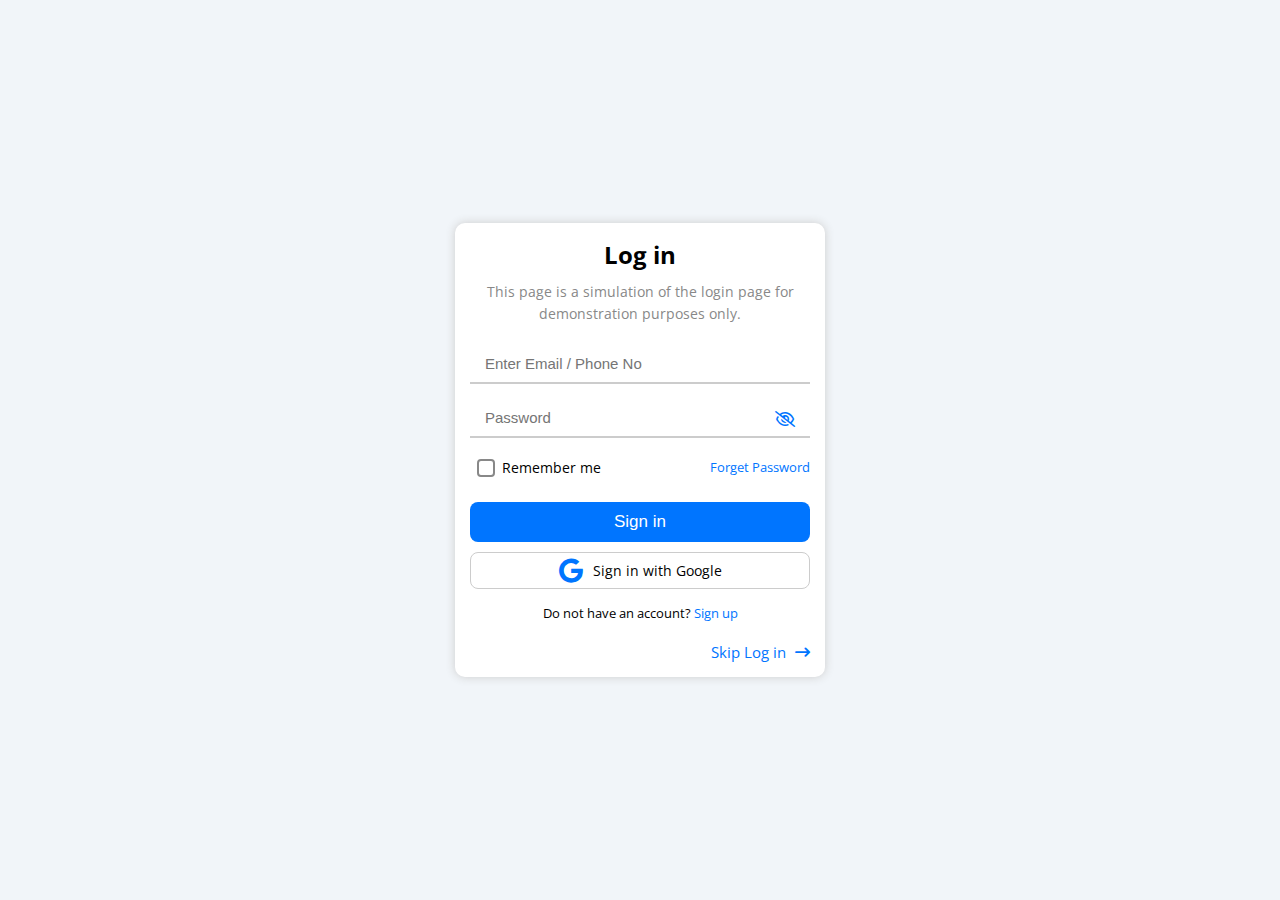
<file: index.html>
<!DOCTYPE html>
<html lang="en">
  <head>
    <meta charset="UTF-8" />
    <meta http-equiv="X-UA-Compatible" content="IE=edge" />
    <meta name="viewport" content="width=device-width, initial-scale=1.0" />
    <title>Log in</title>
    <link rel="stylesheet" href="css/all.min.css" />
    <link rel="stylesheet" href="css/framework.css" />
    <link rel="stylesheet" href="css/main.css" />
    <link rel="stylesheet" href="css/dark-mode.css" />
    <link rel="preconnect" href="https://fonts.googleapis.com" />
    <link rel="preconnect" href="https://fonts.gstatic.com" crossorigin />
    <link
      href="https://fonts.googleapis.com/css2?family=Open+Sans:wght@300;500&#038;display=swap"
      rel="stylesheet"
    />
  </head>
  <body>
    <div class="page center-flex">
      <div class="login w-100 h-100 bg-blue">
        <h2 class="m-0 txt-c">Log in</h2>
        <p class="txt-c fs-14 m-0 mt-10 mb-20 lh-1_6 c-grey">
          This page is a simulation of the login page for demonstration purposes
          only.
        </p>
        <form>
          <input
            type="text"
            class="d-block fs-15 w-full mb-15 pt-10 pb-10 pl-15 pr-15 b-none bg-white"
            placeholder="Enter Email / Phone No"
          />
          <div class="password-div p-relative">
            <input
              data-passState="hide"
              type="password"
              name="user-pass"
              class="d-block fs-15 w-full pt-10 pb-10 pl-15 pr-15 b-none bg-white"
              placeholder="Password"
            />
            <div
              class="pass-state p-absolute top-half right-15 t-ty-mhalf c-blue cursor-pointer"
            >
              <i class="fa-regular fa-eye-slash"></i>
            </div>
          </div>

          <div class="help d-flex space-between mt-20">
            <div class="remember-me d-flex align-center">
              <input type="checkbox" id="six" class="appearance-none" />
              <label
                for="six"
                class="pl-25 fs-14 cursor-pointer p-relative select-none"
                >Remember me</label
              >
            </div>
            <a href="#" class="fs-13 c-blue">Forget Password</a>
          </div>
          <input
            type="submit"
            value="Sign in"
            class="d-block w-full b-none p-10 txt-c bg-blue c-white fs-17 rad-8 mt-25 cursor-pointer"
          />
        </form>
        <a href="#" class="border-ccc mt-10 p-5 rad-8 txt-c d-flex center-flex">
          <i class="fa-brands fa-google fs-25 mr-10 c-blue"></i>
          <span class="fs-14 c-black">Sign in with Google</span>
        </a>
        <div class="registration txt-c mt-15 mb-20 fs-13">
          Do not have an account?
          <a href="#" class="c-blue">Sign up</a>
        </div>
        <a href="dashboard.html" class="c-blue fs-15 d-block txt-right">
          Skip Log in
          <i class="fa-solid fa-arrow-right-long ml-5"></i>
        </a>
      </div>
    </div>
    <script>
      let passInput = document.querySelector(".login input[type=password]");
      let passIcon = document.querySelector(".login .pass-state i");

      passIcon.addEventListener("click", () => {
        if (passInput.getAttribute("data-passState") === "hide") {
          passInput.type = "text";
          passIcon.className = "fa-regular fa-eye";
          passInput.setAttribute("data-passState", "show");
        } else {
          passInput.type = "password";
          passIcon.className = "fa-regular fa-eye-slash";
          passInput.setAttribute("data-passState", "hide");
        }
      });
    </script>
  </body>
</html>
</file>
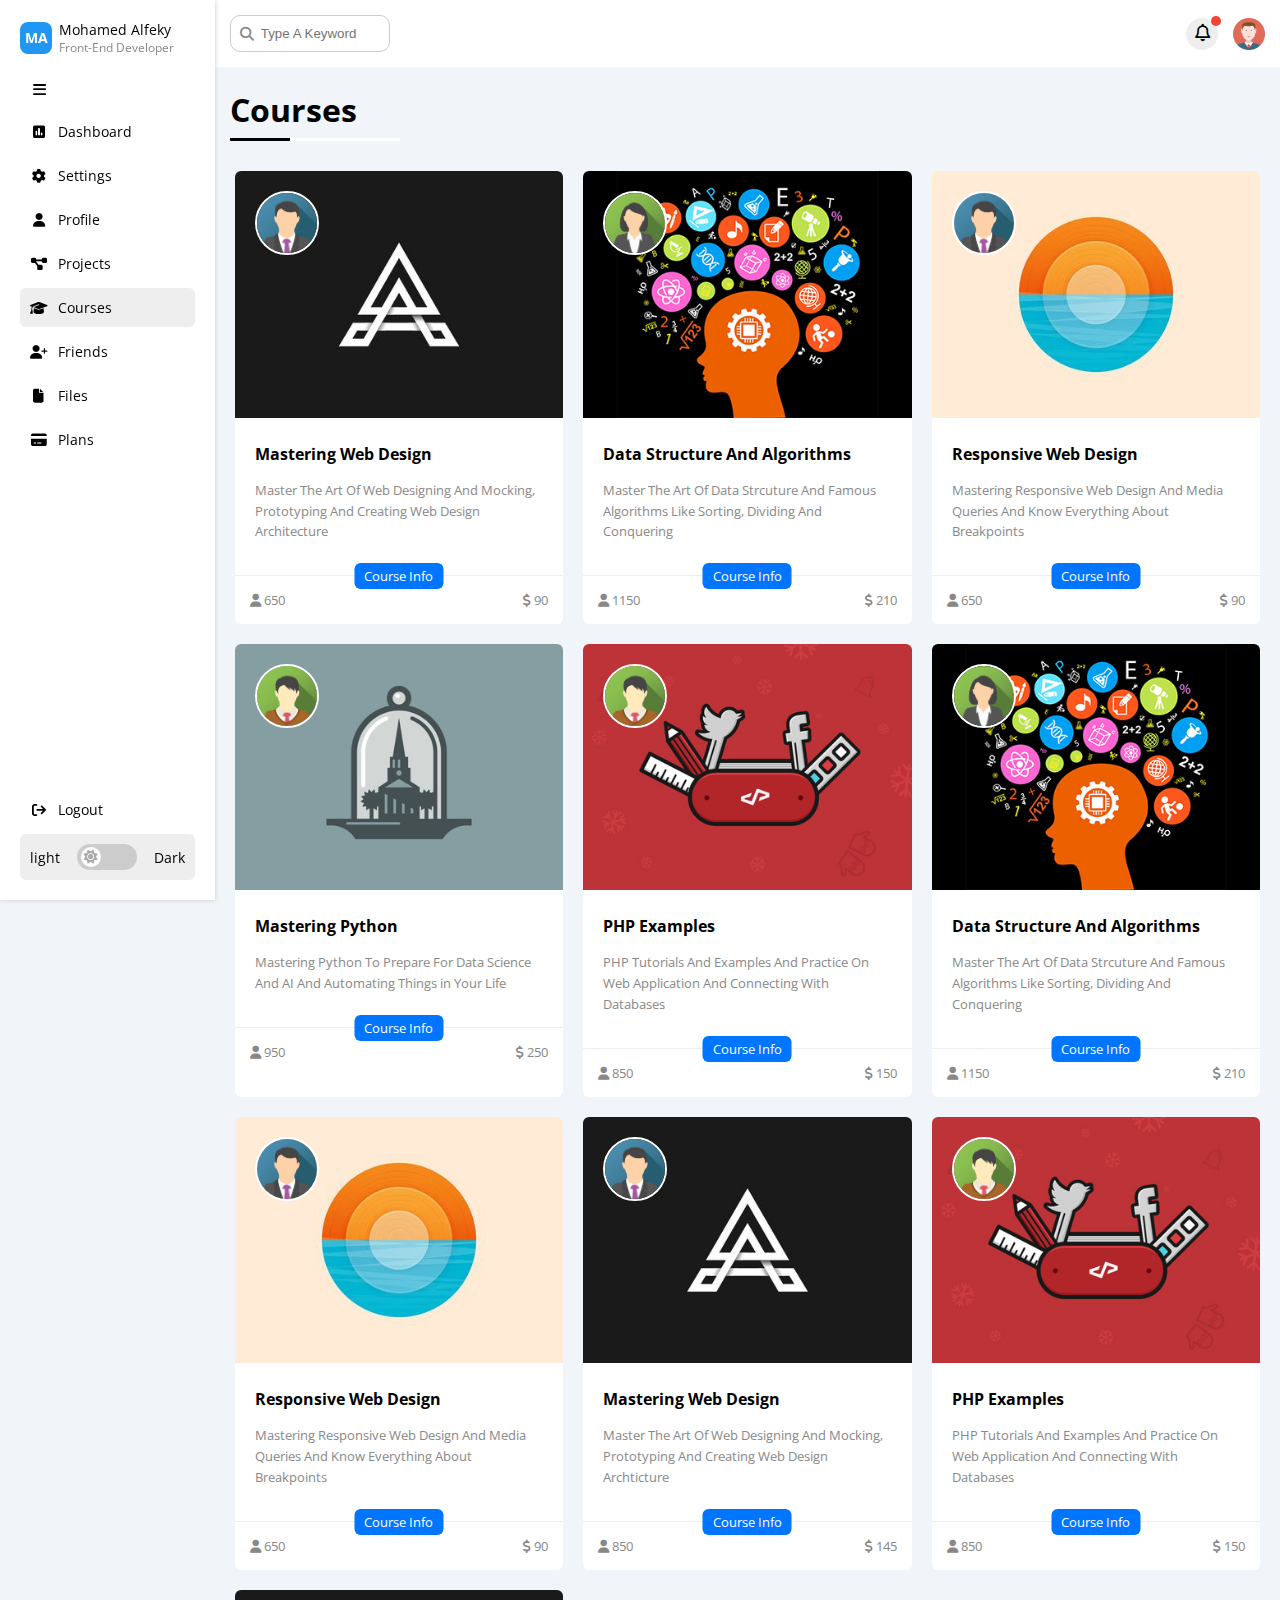
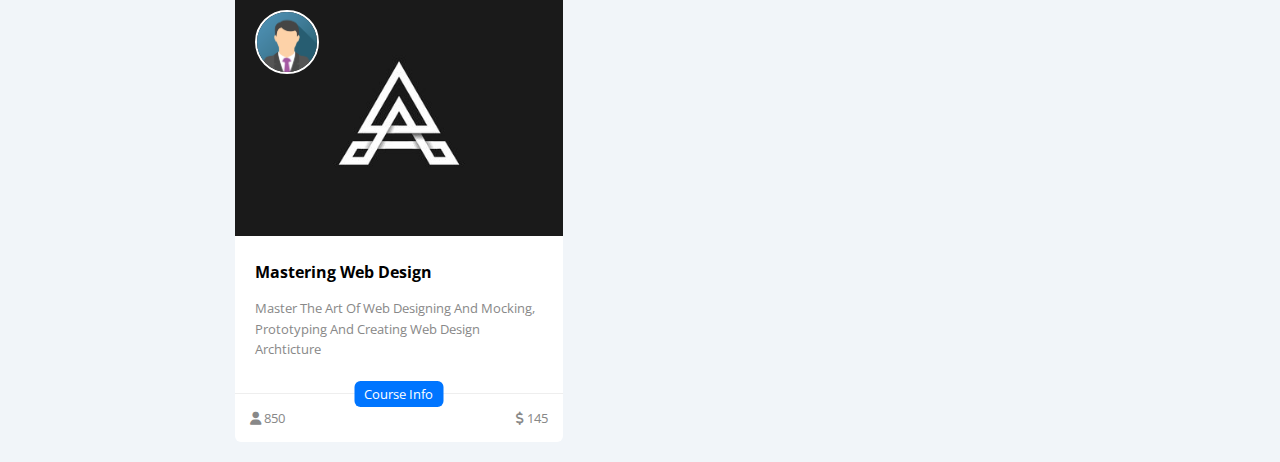
<file: courses.html>
<!DOCTYPE html>
<html lang="en">
  <head>
    <meta charset="UTF-8" />
    <meta http-equiv="X-UA-Compatible" content="IE=edge" />
    <meta name="viewport" content="width=device-width, initial-scale=1.0" />
    <title>Courses</title>
    <link rel="stylesheet" href="css/all.min.css" />
    <link rel="stylesheet" href="css/framework.css" />
    <link rel="stylesheet" href="css/main.css" />
    <link rel="stylesheet" href="css/dark-mode.css" />
    <link rel="preconnect" href="https://fonts.googleapis.com" />
    <link rel="preconnect" href="https://fonts.gstatic.com" crossorigin />
    <link
      href="https://fonts.googleapis.com/css2?family=Open+Sans:wght@300;500&#038;display=swap"
      rel="stylesheet"
    />
  </head>
  <body>
    <div class="page d-flex">
      <!-- Start Sidebar -->
      <div
        class="sidebar bg-white p-20 w-250 h-100vh p-sticky top-0 bs-5-ccc d-flex fd-c"
      >
        <div class="side-head d-flex align-center">
          <span
            class="logo bg-lightBlue c-white w-32 h-32 txt-c fs-14 fw-bold rad-8 lh-32 d-block mr-7"
            >MA</span
          >
          <div class="info">
            <span class="d-block fs-14">Mohamed Alfeky</span>
            <span class="d-block fs-12 c-grey">Front-End Developer</span>
          </div>
        </div>
        <ul class="top flex-1">
          <li>
            <div
              class="toggle-sidebar d-flex align-center cursor-pointer w-fit fs-15 c-black rad-6 p-10 mb-5 hide-mobile"
            >
              <i class="fa-solid fa-bars fa-fw"></i>
            </div>
          </li>
          <li>
            <a
              class="d-flex align-center fs-14 c-black rad-6 p-10 mb-5 p-relative"
              href="dashboard.html"
            >
              <i class="fa-solid fa-square-poll-vertical fa-fw"></i>
              <span class="fs-14 ml-10">Dashboard</span>
            </a>
          </li>
          <li>
            <a
              class="d-flex align-center fs-14 c-black rad-6 p-10 mb-5 p-relative"
              href="settings.html"
            >
              <i class="fa-solid fa-gear fa-fw"></i>
              <span class="fs-14 ml-10">Settings</span>
            </a>
          </li>
          <li>
            <a
              class="d-flex align-center fs-14 c-black rad-6 p-10 mb-5 p-relative"
              href="profile.html"
            >
              <i class="fa-solid fa-user fa-fw"></i>
              <span class="fs-14 ml-10">Profile</span>
            </a>
          </li>
          <li>
            <a
              class="d-flex align-center fs-14 c-black rad-6 p-10 mb-5 p-relative"
              href="projects.html"
            >
              <i class="fa-solid fa-diagram-project fa-fw"></i>
              <span class="fs-14 ml-10">Projects</span>
            </a>
          </li>
          <li>
            <a
              class="active d-flex align-center fs-14 c-black rad-6 p-10 mb-5 p-relative"
              href="courses.html"
            >
              <i class="fa-solid fa-graduation-cap fa-fw"></i>
              <span class="fs-14 ml-10">Courses</span>
            </a>
          </li>
          <li>
            <a
              class="d-flex align-center fs-14 c-black rad-6 p-10 mb-5 p-relative"
              href="friends.html"
            >
              <i class="fa-solid fa-user-plus fa-fw"></i>
              <span class="fs-14 ml-10">Friends</span>
            </a>
          </li>
          <li>
            <a
              class="d-flex align-center fs-14 c-black rad-6 p-10 mb-5 p-relative"
              href="files.html"
            >
              <i class="fa-solid fa-file fa-fw"></i>
              <span class="fs-14 ml-10">Files</span>
            </a>
          </li>
          <li>
            <a
              class="d-flex align-center fs-14 c-black rad-6 p-10 mb-5 p-relative"
              href="plans.html"
            >
              <i class="fa-solid fa-credit-card fa-fw"></i>
              <span class="fs-14 ml-10">Plans</span>
            </a>
          </li>
        </ul>
        <ul class="bottom m-0">
          <li>
            <a
              class="d-flex align-center fs-14 c-black rad-6 p-10 mb-5 p-relative"
              href="index.html"
            >
              <i class="fa-solid fa-arrow-right-from-bracket fa-fw"></i>
              <span class="fs-14 ml-10">Logout</span>
            </a>
          </li>
          <li
            class="theme active d-flex align-center space-between fs-14 c-black rad-6 p-10 cursor-pointer"
          >
            <span class="select-none theme-state">light</span>
            <div
              class="toggle-mode bg-ccc w-60 h-26 rad-16 p-relative td-0_4 cursor-pointer"
            ></div>
            <span class="select-none theme-state">Dark</span>
          </li>
        </ul>
      </div>
      <!-- End Sidebar -->
      <div class="content w-full overflow-hidden">
        <!-- Start Head -->
        <div class="head bg-white p-15 between-flex">
          <div class="toggle-sidebar cursor-pointer hide-lage">
            <i class="fa-solid fa-bars fa-fw"></i>
          </div>
          <div class="search p-relative">
            <input
              class="p-10 border-ccc rad-10 pl-30 w-160"
              type="search"
              placeholder="Type A Keyword"
            />
            <i
              class="fa-solid fa-magnifying-glass p-absolute fw-900 top-half left-10 fs-14"
            ></i>
          </div>
          <div class="icons d-flex align-center">
            <div
              class="notifications p-relative w-32 h-32 rad-half center-flex bg-eee fs-14"
            >
              <i
                class="fa-regular fa-bell fa-lg w-full h-full cursor-pointer center-flex"
              ></i>
              <span class="red-circle"></span>
              <ul
                class="notification-list bg-white p-10 m-0 rad-10 border-eee bs-10-ccc p-absolute right-m15 z-3000 top-43 w-340 h-460 flowY-auto d-none"
              ></ul>
            </div>
            <img
              src="imgs/avatar.png"
              alt="avatar"
              class="cursor-pointer w-32 h-32 ml-15"
            />
          </div>
        </div>
        <!-- End Head -->
        <!-- to Here -->
        <h1 class="p-relative mb-40 ml-15">Courses</h1>
        <div class="courses-page d-grid m-20 gap-20">
          <div class="course bg-white rad-6 p-relative overflow-hidden">
            <img src="imgs/course-01.jpg" alt="" class="cover maxw-full" />
            <img
              src="imgs/team-01.png"
              alt=""
              class="instructor p-absolute w-64 h-64 rad-half top-20 left-20"
            />
            <div class="p-20">
              <h4 class="m-0">Mastering Web Design</h4>
              <p class="description c-grey mt-15 fs-13 lh-1_6">
                Master The Art Of Web Designing And Mocking, Prototyping And
                Creating Web Design Architecture
              </p>
            </div>
            <div class="info p-15 p-relative between-flex fs-13 bt-eee">
              <span class="title bg-blue c-white btn-shape p-absolute left-half"
                >Course Info</span
              >
              <span class="c-grey"> <i class="fa-solid fa-user"></i> 650</span>
              <span class="c-grey"
                ><i class="fa-solid fa-dollar-sign"></i> 90</span
              >
            </div>
          </div>
          <div class="course bg-white rad-6 p-relative overflow-hidden">
            <img class="cover maxw-full" src="imgs/course-02.jpg" alt="" />
            <img
              class="instructor p-absolute w-64 h-64 rad-half top-20 left-20"
              src="imgs/team-02.png"
              alt=""
            />
            <div class="p-20">
              <h4 class="m-0">Data Structure And Algorithms</h4>
              <p class="description c-grey mt-15 fs-13 lh-1_6">
                Master The Art Of Data Strcuture And Famous Algorithms Like
                Sorting, Dividing And Conquering
              </p>
            </div>
            <div class="info p-15 p-relative between-flex fs-13 bt-eee">
              <span class="title bg-blue c-white btn-shape p-absolute left-half"
                >Course Info</span
              >
              <span class="c-grey"> <i class="fa-solid fa-user"></i> 1150</span>
              <span class="c-grey"
                ><i class="fa-solid fa-dollar-sign"></i> 210</span
              >
            </div>
          </div>
          <div class="course bg-white rad-6 p-relative overflow-hidden">
            <img class="cover maxw-full" src="imgs/course-03.jpg" alt="" />
            <img
              class="instructor p-absolute w-64 h-64 rad-half top-20 left-20"
              src="imgs/team-01.png"
              alt=""
            />
            <div class="p-20">
              <h4 class="m-0">Responsive Web Design</h4>
              <p class="description c-grey mt-15 fs-13 lh-1_6">
                Mastering Responsive Web Design And Media Queries And Know
                Everything About Breakpoints
              </p>
            </div>
            <div class="info p-15 p-relative between-flex fs-13 bt-eee">
              <span class="title bg-blue c-white btn-shape p-absolute left-half"
                >Course Info</span
              >
              <span class="c-grey"> <i class="fa-solid fa-user"></i> 650</span>
              <span class="c-grey"
                ><i class="fa-solid fa-dollar-sign"></i> 90</span
              >
            </div>
          </div>
          <div class="course bg-white rad-6 p-relative overflow-hidden">
            <img class="cover maxw-full" src="imgs/course-04.jpg" alt="" />
            <img
              class="instructor p-absolute w-64 h-64 rad-half top-20 left-20"
              src="imgs/team-03.png"
              alt=""
            />
            <div class="p-20">
              <h4 class="m-0">Mastering Python</h4>
              <p class="description c-grey mt-15 fs-13 lh-1_6">
                Mastering Python To Prepare For Data Science And AI And
                Automating Things in Your Life
              </p>
            </div>
            <div class="info p-15 p-relative between-flex fs-13 bt-eee">
              <span class="title bg-blue c-white btn-shape p-absolute left-half"
                >Course Info</span
              >
              <span class="c-grey"> <i class="fa-solid fa-user"></i> 950</span>
              <span class="c-grey"
                ><i class="fa-solid fa-dollar-sign"></i> 250</span
              >
            </div>
          </div>
          <div class="course bg-white rad-6 p-relative overflow-hidden">
            <img class="cover maxw-full" src="imgs/course-05.jpg" alt="" />
            <img
              class="instructor p-absolute w-64 h-64 rad-half top-20 left-20"
              src="imgs/team-03.png"
              alt=""
            />
            <div class="p-20">
              <h4 class="m-0">PHP Examples</h4>
              <p class="description c-grey mt-15 fs-13 lh-1_6">
                PHP Tutorials And Examples And Practice On Web Application And
                Connecting With Databases
              </p>
            </div>
            <div class="info p-15 p-relative between-flex fs-13 bt-eee">
              <span class="title bg-blue c-white btn-shape p-absolute left-half"
                >Course Info</span
              >
              <span class="c-grey"> <i class="fa-solid fa-user"></i> 850</span>
              <span class="c-grey"
                ><i class="fa-solid fa-dollar-sign"></i> 150</span
              >
            </div>
          </div>
          <div class="course bg-white rad-6 p-relative overflow-hidden">
            <img class="cover maxw-full" src="imgs/course-02.jpg" alt="" />
            <img
              class="instructor p-absolute w-64 h-64 rad-half top-20 left-20"
              src="imgs/team-02.png"
              alt=""
            />
            <div class="p-20">
              <h4 class="m-0">Data Structure And Algorithms</h4>
              <p class="description c-grey mt-15 fs-13 lh-1_6">
                Master The Art Of Data Strcuture And Famous Algorithms Like
                Sorting, Dividing And Conquering
              </p>
            </div>
            <div class="info p-15 p-relative between-flex fs-13 bt-eee">
              <span class="title bg-blue c-white btn-shape p-absolute left-half"
                >Course Info</span
              >
              <span class="c-grey"> <i class="fa-solid fa-user"></i> 1150</span>
              <span class="c-grey"
                ><i class="fa-solid fa-dollar-sign"></i> 210</span
              >
            </div>
          </div>
          <div class="course bg-white rad-6 p-relative overflow-hidden">
            <img class="cover maxw-full" src="imgs/course-03.jpg" alt="" />
            <img
              class="instructor p-absolute w-64 h-64 rad-half top-20 left-20"
              src="imgs/team-01.png"
              alt=""
            />
            <div class="p-20">
              <h4 class="m-0">Responsive Web Design</h4>
              <p class="description c-grey mt-15 fs-13 lh-1_6">
                Mastering Responsive Web Design And Media Queries And Know
                Everything About Breakpoints
              </p>
            </div>
            <div class="info p-15 p-relative between-flex fs-13 bt-eee">
              <span class="title bg-blue c-white btn-shape p-absolute left-half"
                >Course Info</span
              >
              <span class="c-grey"> <i class="fa-solid fa-user"></i> 650</span>
              <span class="c-grey"
                ><i class="fa-solid fa-dollar-sign"></i> 90</span
              >
            </div>
          </div>
          <div class="course bg-white rad-6 p-relative overflow-hidden">
            <img class="cover maxw-full" src="imgs/course-01.jpg" alt="" />
            <img
              class="instructor p-absolute w-64 h-64 rad-half top-20 left-20"
              src="imgs/team-01.png"
              alt=""
            />
            <div class="p-20">
              <h4 class="m-0">Mastering Web Design</h4>
              <p class="description c-grey mt-15 fs-13 lh-1_6">
                Master The Art Of Web Designing And Mocking, Prototyping And
                Creating Web Design Archticture
              </p>
            </div>
            <div class="info p-15 p-relative between-flex fs-13 bt-eee">
              <span class="title bg-blue c-white btn-shape p-absolute left-half"
                >Course Info</span
              >
              <span class="c-grey"> <i class="fa-solid fa-user"></i> 850</span>
              <span class="c-grey"
                ><i class="fa-solid fa-dollar-sign"></i> 145</span
              >
            </div>
          </div>
          <div class="course bg-white rad-6 p-relative overflow-hidden">
            <img class="cover maxw-full" src="imgs/course-05.jpg" alt="" />
            <img
              class="instructor p-absolute w-64 h-64 rad-half top-20 left-20"
              src="imgs/team-03.png"
              alt=""
            />
            <div class="p-20">
              <h4 class="m-0">PHP Examples</h4>
              <p class="description c-grey mt-15 fs-13 lh-1_6">
                PHP Tutorials And Examples And Practice On Web Application And
                Connecting With Databases
              </p>
            </div>
            <div class="info p-15 p-relative between-flex fs-13 bt-eee">
              <span class="title bg-blue c-white btn-shape p-absolute left-half"
                >Course Info</span
              >
              <span class="c-grey"> <i class="fa-solid fa-user"></i> 850</span>
              <span class="c-grey"
                ><i class="fa-solid fa-dollar-sign"></i> 150</span
              >
            </div>
          </div>
          <div class="course bg-white rad-6 p-relative overflow-hidden">
            <img class="cover maxw-full" src="imgs/course-01.jpg" alt="" />
            <img
              class="instructor p-absolute w-64 h-64 rad-half top-20 left-20"
              src="imgs/team-01.png"
              alt=""
            />
            <div class="p-20">
              <h4 class="m-0">Mastering Web Design</h4>
              <p class="description c-grey mt-15 fs-13 lh-1_6">
                Master The Art Of Web Designing And Mocking, Prototyping And
                Creating Web Design Archticture
              </p>
            </div>
            <div class="info p-15 p-relative between-flex fs-13 bt-eee">
              <span class="title bg-blue c-white btn-shape p-absolute left-half"
                >Course Info</span
              >
              <span class="c-grey"> <i class="fa-solid fa-user"></i> 850</span>
              <span class="c-grey"
                ><i class="fa-solid fa-dollar-sign"></i> 145</span
              >
            </div>
          </div>
        </div>
      </div>
    </div>
    <script src="JS/main.js"></script>
  </body>
</html>
</file>
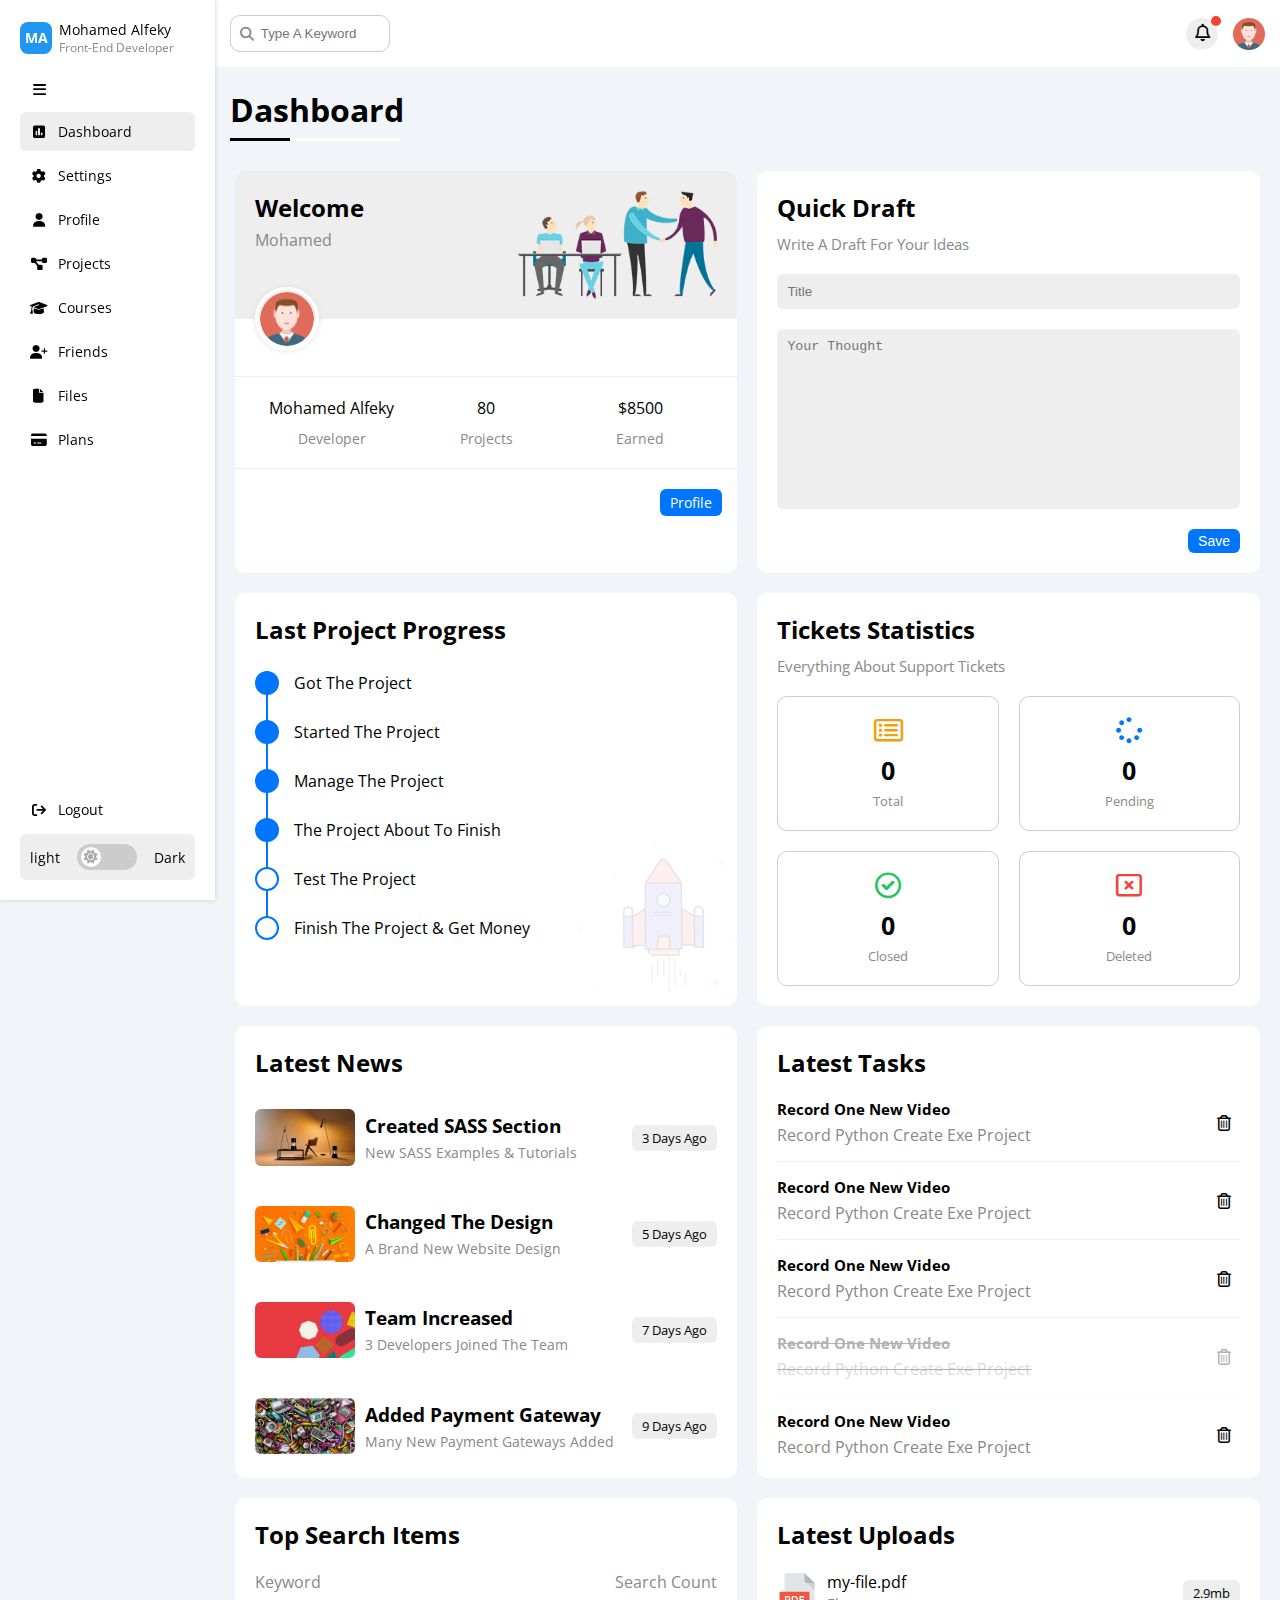
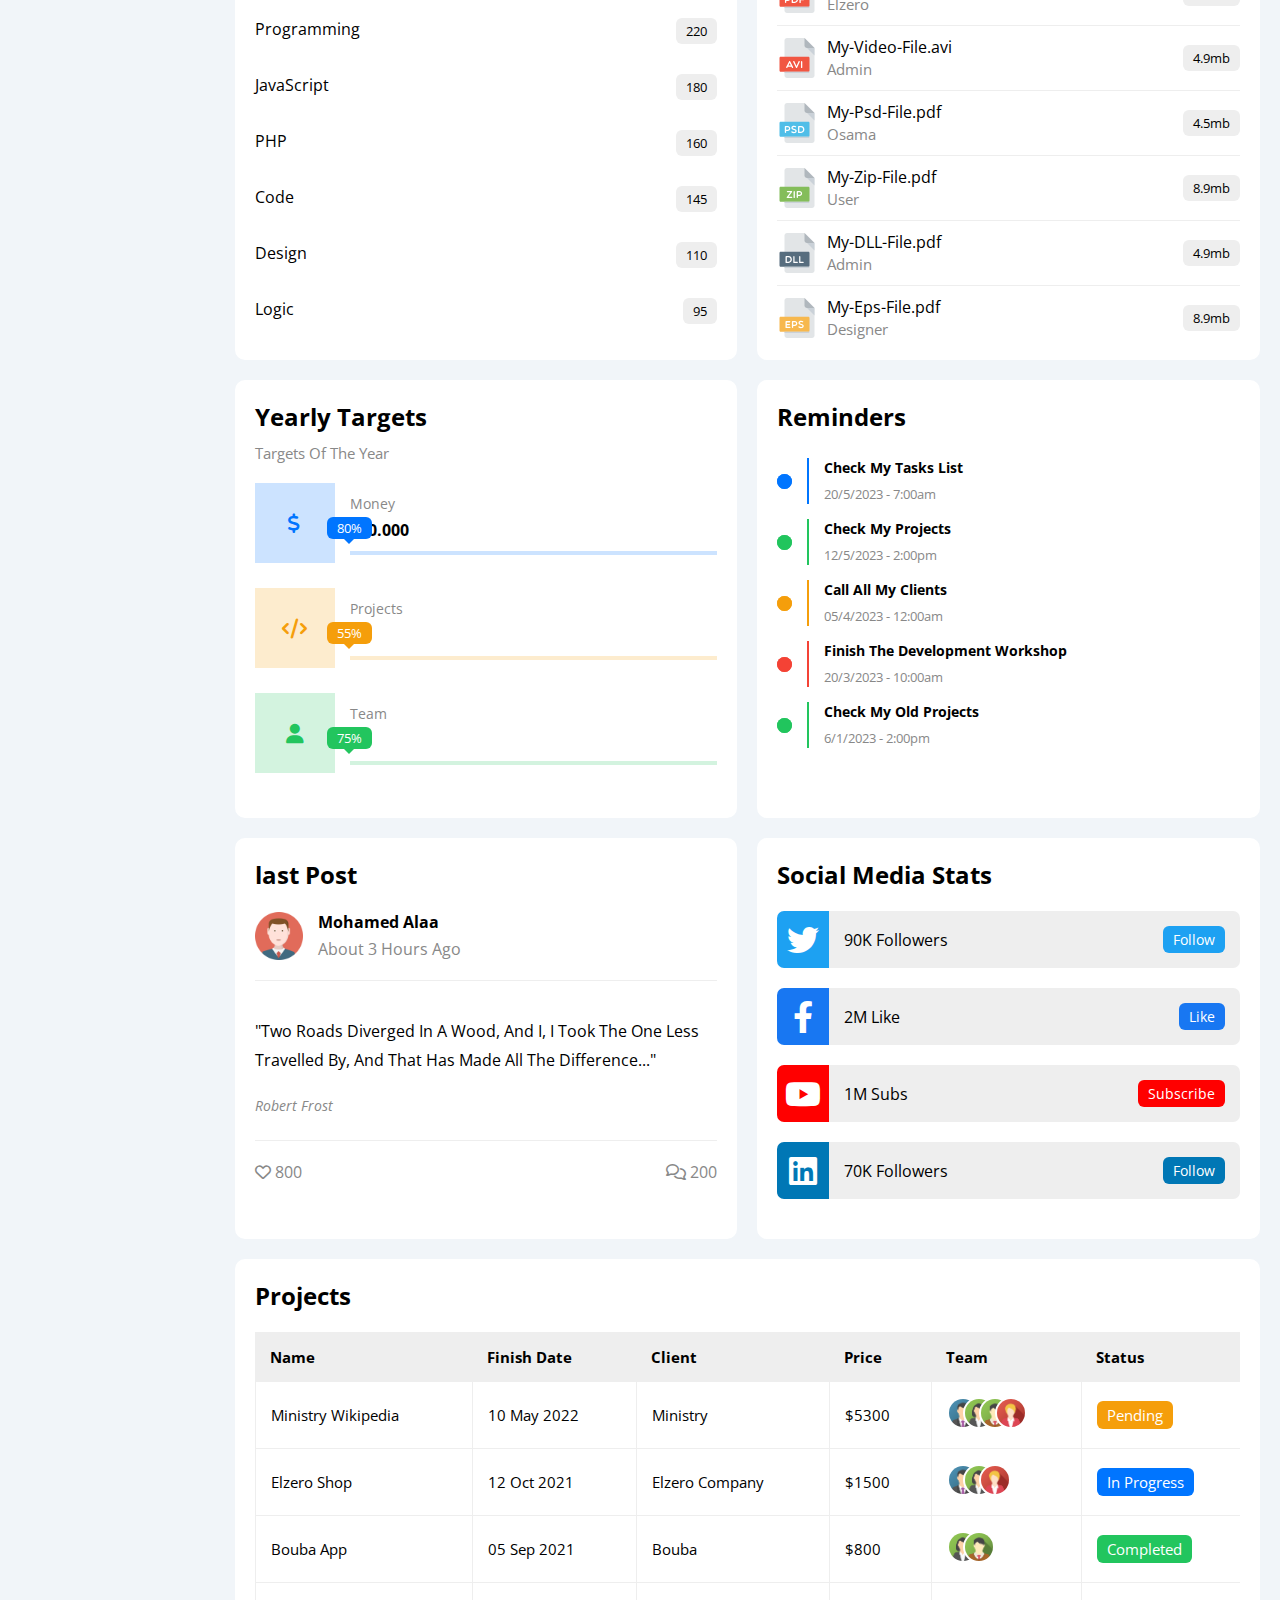
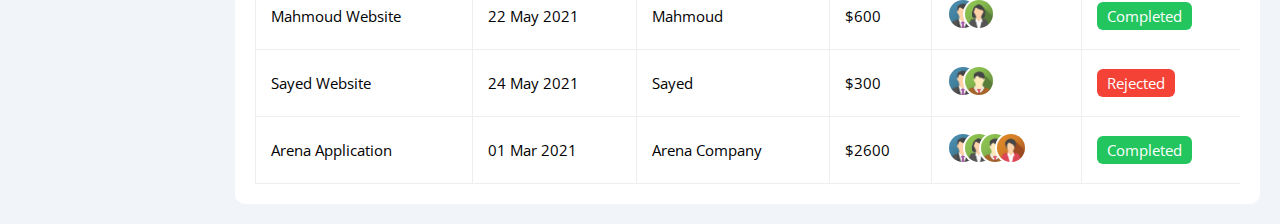
<file: dashboard.html>
<!DOCTYPE html>
<html lang="en">
  <head>
    <meta charset="UTF-8" />
    <meta http-equiv="X-UA-Compatible" content="IE=edge" />
    <meta name="viewport" content="width=device-width, initial-scale=1.0" />
    <title>Dashboard</title>
    <link rel="stylesheet" href="css/all.min.css" />
    <link rel="stylesheet" href="css/framework.css" />
    <link rel="stylesheet" href="css/main.css" />
    <link rel="stylesheet" href="css/dark-mode.css" />
    <link rel="preconnect" href="https://fonts.googleapis.com" />
    <link rel="preconnect" href="https://fonts.gstatic.com" crossorigin />
    <link
      href="https://fonts.googleapis.com/css2?family=Open+Sans:wght@300;500&#038;display=swap"
      rel="stylesheet"
    />
  </head>
  <body>
    <div class="page d-flex">
      <!-- Start Sidebar -->
      <div
        class="sidebar bg-white p-20 w-250 h-100vh p-sticky top-0 bs-5-ccc d-flex fd-c"
      >
        <div class="side-head d-flex align-center">
          <span
            class="logo bg-lightBlue c-white w-32 h-32 txt-c fs-14 fw-bold rad-8 lh-32 d-block mr-7"
            >MA</span
          >
          <div class="info">
            <span class="d-block fs-14">Mohamed Alfeky</span>
            <span class="d-block fs-12 c-grey">Front-End Developer</span>
          </div>
        </div>
        <ul class="top flex-1">
          <li>
            <div
              class="toggle-sidebar d-flex align-center cursor-pointer w-fit fs-15 c-black rad-6 p-10 mb-5 hide-mobile"
            >
              <i class="fa-solid fa-bars fa-fw"></i>
            </div>
          </li>
          <li>
            <a
              class="active d-flex align-center fs-14 c-black rad-6 p-10 mb-5 p-relative"
              href="dashboard.html"
            >
              <i class="fa-solid fa-square-poll-vertical fa-fw"></i>
              <span class="fs-14 ml-10">Dashboard</span>
            </a>
          </li>
          <li>
            <a
              class="d-flex align-center fs-14 c-black rad-6 p-10 mb-5 p-relative"
              href="settings.html"
            >
              <i class="fa-solid fa-gear fa-fw"></i>
              <span class="fs-14 ml-10">Settings</span>
            </a>
          </li>
          <li>
            <a
              class="d-flex align-center fs-14 c-black rad-6 p-10 mb-5 p-relative"
              href="profile.html"
            >
              <i class="fa-solid fa-user fa-fw"></i>
              <span class="fs-14 ml-10">Profile</span>
            </a>
          </li>
          <li>
            <a
              class="d-flex align-center fs-14 c-black rad-6 p-10 mb-5 p-relative"
              href="projects.html"
            >
              <i class="fa-solid fa-diagram-project fa-fw"></i>
              <span class="fs-14 ml-10">Projects</span>
            </a>
          </li>
          <li>
            <a
              class="d-flex align-center fs-14 c-black rad-6 p-10 mb-5 p-relative"
              href="courses.html"
            >
              <i class="fa-solid fa-graduation-cap fa-fw"></i>
              <span class="fs-14 ml-10">Courses</span>
            </a>
          </li>
          <li>
            <a
              class="d-flex align-center fs-14 c-black rad-6 p-10 mb-5 p-relative"
              href="friends.html"
            >
              <i class="fa-solid fa-user-plus fa-fw"></i>
              <span class="fs-14 ml-10">Friends</span>
            </a>
          </li>
          <li>
            <a
              class="d-flex align-center fs-14 c-black rad-6 p-10 mb-5 p-relative"
              href="files.html"
            >
              <i class="fa-solid fa-file fa-fw"></i>
              <span class="fs-14 ml-10">Files</span>
            </a>
          </li>
          <li>
            <a
              class="d-flex align-center fs-14 c-black rad-6 p-10 mb-5 p-relative"
              href="plans.html"
            >
              <i class="fa-solid fa-credit-card fa-fw"></i>
              <span class="fs-14 ml-10">Plans</span>
            </a>
          </li>
        </ul>
        <ul class="bottom m-0">
          <li>
            <a
              class="d-flex align-center fs-14 c-black rad-6 p-10 mb-5 p-relative"
              href="index.html"
            >
              <i class="fa-solid fa-arrow-right-from-bracket fa-fw"></i>
              <span class="fs-14 ml-10">Logout</span>
            </a>
          </li>
          <li
            class="theme active d-flex align-center space-between fs-14 c-black rad-6 p-10 cursor-pointer"
          >
            <span class="select-none theme-state">light</span>
            <div
              class="toggle-mode bg-ccc w-60 h-26 rad-16 p-relative td-0_4 cursor-pointer"
            ></div>
            <span class="select-none theme-state">Dark</span>
          </li>
        </ul>
      </div>
      <!-- End Sidebar -->
      <div class="content w-full overflow-hidden">
        <!-- Start Head -->
        <div class="head bg-white p-15 between-flex">
          <div class="toggle-sidebar cursor-pointer hide-lage">
            <i class="fa-solid fa-bars fa-fw"></i>
          </div>
          <div class="search p-relative">
            <input
              class="p-10 border-ccc rad-10 pl-30 w-160"
              type="search"
              placeholder="Type A Keyword"
            />
            <i
              class="fa-solid fa-magnifying-glass p-absolute fw-900 top-half left-10 fs-14"
            ></i>
          </div>
          <div class="icons d-flex align-center">
            <div
              class="notifications p-relative w-32 h-32 rad-half center-flex bg-eee fs-14"
            >
              <i
                class="fa-regular fa-bell fa-lg w-full h-full cursor-pointer center-flex"
              ></i>
              <span class="red-circle"></span>
              <ul
                class="notification-list bg-white p-10 m-0 rad-10 border-eee bs-10-ccc p-absolute right-m15 z-3000 top-43 w-340 h-460 flowY-auto d-none"
              ></ul>
            </div>
            <img
              src="imgs/avatar.png"
              alt="avatar"
              class="cursor-pointer w-32 h-32 ml-15"
            />
          </div>
        </div>
        <!-- End Head -->
        <!-- to Here -->
        <h1 class="p-relative mb-40 ml-15">Dashboard</h1>
        <div class="wrapper d-grid gap-20">
          <div
            class="welcome bg-white rad-10 txt-c-mobile box-shadow overflow-hidden"
          >
            <div class="intro d-flex space-between p-20 bg-eee">
              <div>
                <h2 class="m-0">Welcome</h2>
                <p class="c-grey mt-5">Mohamed</p>
              </div>
              <img src="imgs/welcome.png" alt="" class="hide-mobile w-200" />
            </div>
            <img
              src="imgs/avatar.png"
              alt=""
              class="avatar w-64 p-2 h-64 ml-20 rad-half ml-20 bs-5-ddd"
            />
            <div
              class="body txt-c d-flex p-20 mt-20 mb-20 block-mobile bt-eee bb-eee"
            >
              <div class="flex-1">
                Mohamed Alfeky<span class="d-block c-grey fs-14 mt-10"
                  >Developer</span
                >
              </div>
              <div class="flex-1">
                80 <span class="d-block c-grey fs-14 mt-10">Projects</span>
              </div>
              <div class="flex-1">
                $8500 <span class="d-block c-grey fs-14 mt-10">Earned</span>
              </div>
            </div>
            <a
              href="profile.html"
              class="visit d-block fs-14 rad-6 bg-blue c-white w-fit btn-shape"
              >Profile</a
            >
          </div>
          <!-- Start Quick Draft Widget -->
          <div class="quick-draft p-20 bg-white rad-10 box-shadow">
            <h2 class="mt-0 mb-10">Quick Draft</h2>
            <p class="mt-0 mb-20 c-grey fs-15">Write A Draft For Your Ideas</p>
            <form>
              <input
                class="title d-block mb-20 w-full p-10 b-none bg-eee rad-6"
                type="text"
                placeholder="Title"
              />
              <textarea
                class="d-block mb-20 w-full p-10 b-none bg-eee rad-6 resize-none h-180"
                placeholder="Your Thought"
              ></textarea>
              <input
                class="save d-block fs-14 bg-blue c-white b-none w-fit btn-shape ml-auto cursor-pointer"
                type="submit"
                value="Save"
              />
            </form>
          </div>
          <!-- End Quick Draft Widget -->
          <!-- Start Last Project Progress Widget -->
          <div class="last-project p-20 bg-white rad-10 p-relative box-shadow">
            <h2 class="mt-0 mb-20">Last Project Progress</h2>
            <ul class="m-0 p-relative">
              <li class="mt-25 d-flex align-center done">Got The Project</li>
              <li class="mt-25 d-flex align-center done">
                Started The Project
              </li>
              <li class="mt-25 d-flex align-center done">Manage The Project</li>
              <li class="mt-25 d-flex align-center done">
                The Project About To Finish
              </li>
              <li class="mt-25 d-flex align-center current">
                Test The Project
              </li>
              <li class="mt-25 d-flex align-center">
                Finish The Project & Get Money
              </li>
            </ul>
            <img
              class="launch-icon hide-mobile p-absolute w-160 right-0 bottom-10 opacity-0_1"
              src="imgs/project.png"
              alt=""
            />
          </div>
          <!-- End Last Project Progress Widget -->

          <!-- Start Ticket Widget -->
          <!-- there is a test here is num -->
          <div class="tickets p-20 bg-white rad-10 box-shadow">
            <h2 class="mt-0 mb-10">Tickets Statistics</h2>
            <p class="mt-0 mb-20 c-grey fs-15">
              Everything About Support Tickets
            </p>
            <div class="d-flex txt-c gap-20 f-wrap">
              <div class="box p-20 rad-10 fs-13 c-grey border-ccc">
                <i
                  class="fa-regular fa-rectangle-list fa-2x mb-10 c-orange"
                ></i>
                <span
                  class="num c-black d-block fw-bold fs-25 mb-5"
                  data-goal="600"
                  >0</span
                >
                Total
              </div>
              <div class="box p-20 rad-10 fs-13 c-grey border-ccc">
                <i class="fa-solid fa-spinner fa-2x mb-10 c-blue"></i>
                <span
                  class="num c-black d-block fw-bold fs-25 mb-5"
                  data-goal="300"
                  >0</span
                >
                Pending
              </div>
              <div class="box p-20 rad-10 fs-13 c-grey border-ccc">
                <i class="fa-regular fa-circle-check fa-2x mb-10 c-green"></i>
                <span
                  class="num c-black d-block fw-bold fs-25 mb-5"
                  data-goal="400"
                  >0</span
                >
                Closed
              </div>
              <div class="box p-20 rad-10 fs-13 c-grey border-ccc">
                <i class="fa-regular fa-rectangle-xmark fa-2x mb-10 c-red"></i>
                <span
                  class="num c-black d-block fw-bold fs-25 mb-5"
                  data-goal="100"
                  >0</span
                >
                Deleted
              </div>
            </div>
          </div>
          <!-- End Ticket Widget -->
          <!-- Start Latest News -->
          <div class="latest-news bg-white rad-10 p-20 txt-c-mobile box-shadow">
            <div class="news-head d-flex space-between mb-10">
              <h2 class="mt-0 mb-20">Latest News</h2>
            </div>
            <div class="news-row d-flex align-center pb-20 mb-20">
              <img src="imgs/news-01.png" alt="" class="rad-6 w-100 mr-10" />
              <div class="info flex-1">
                <h3 class="mt-0 mr-0 mb-5">Created SASS Section</h3>
                <p class="m-0 fs-14 c-grey">New SASS Examples & Tutorials</p>
              </div>
              <div class="btn-shape bg-eee fs-13 label">3 Days Ago</div>
            </div>
            <div class="news-row d-flex align-center pb-20 mb-20">
              <img src="imgs/news-02.png" alt="" class="rad-6 w-100 mr-10" />
              <div class="info flex-1">
                <h3 class="mt-0 mr-0 mb-5">Changed The Design</h3>
                <p class="m-0 fs-14 c-grey">A Brand New Website Design</p>
              </div>
              <div class="btn-shape bg-eee fs-13 label">5 Days Ago</div>
            </div>
            <div class="news-row d-flex align-center pb-20 mb-20">
              <img src="imgs/news-03.png" alt="" class="rad-6 w-100 mr-10" />
              <div class="info flex-1">
                <h3 class="mt-0 mr-0 mb-5">Team Increased</h3>
                <p class="m-0 fs-14 c-grey">3 Developers Joined The Team</p>
              </div>
              <div class="btn-shape bg-eee fs-13 label">7 Days Ago</div>
            </div>
            <div class="news-row d-flex align-center">
              <img src="imgs/news-04.png" alt="" class="rad-6 w-100 mr-10" />
              <div class="info flex-1">
                <h3 class="mt-0 mr-0 mb-5">Added Payment Gateway</h3>
                <p class="m-0 fs-14 c-grey">Many New Payment Gateways Added</p>
              </div>
              <div class="btn-shape bg-eee fs-13 label">9 Days Ago</div>
            </div>
          </div>
          <!-- End Latest News -->
          <!-- Start Tasks -->
          <div class="tasks p-20 bg-white rad-10 box-shadow">
            <h2 class="m-0 mb-20">Latest Tasks</h2>
            <div class="tasks-row between-flex pb-15 mb-15 bb-eee">
              <div class="info flex-1">
                <h3 class="mt-0 mb-5 fs-15">Record One New Video</h3>
                <p class="m-0 c-grey">Record Python Create Exe Project</p>
              </div>
              <div
                class="trash-icon p-relative w-32 h-32 rad-half cursor-pointer"
              >
                <i
                  class="fa-regular fa-trash-can p-absolute transform-c delete"
                ></i>
              </div>
            </div>
            <div class="tasks-row between-flex pb-15 mb-15 bb-eee">
              <div class="info flex-1">
                <h3 class="mt-0 mb-5 fs-15">Record One New Video</h3>
                <p class="m-0 c-grey">Record Python Create Exe Project</p>
              </div>
              <div
                class="trash-icon p-relative w-32 h-32 rad-half cursor-pointer"
              >
                <i
                  class="fa-regular fa-trash-can p-absolute transform-c delete"
                ></i>
              </div>
            </div>
            <div class="tasks-row between-flex pb-15 mb-15 bb-eee">
              <div class="info flex-1">
                <h3 class="mt-0 mb-5 fs-15">Record One New Video</h3>
                <p class="m-0 c-grey">Record Python Create Exe Project</p>
              </div>
              <div
                class="trash-icon p-relative w-32 h-32 rad-half cursor-pointer"
              >
                <i
                  class="fa-regular fa-trash-can p-absolute transform-c delete"
                ></i>
              </div>
            </div>
            <div
              class="tasks-row between-flex pb-15 mb-15 bb-eee opacity-0_3 td-line"
            >
              <div class="info flex-1">
                <h3 class="mt-0 mb-5 fs-15 txtd-line">Record One New Video</h3>
                <p class="m-0 c-grey txtd-line">
                  Record Python Create Exe Project
                </p>
              </div>
              <div
                class="trash-icon p-relative w-32 h-32 rad-half cursor-pointer"
              >
                <i
                  class="fa-regular fa-trash-can p-absolute transform-c delete"
                ></i>
              </div>
            </div>
            <div class="tasks-row between-flex">
              <div class="info flex-1">
                <h3 class="mt-0 mb-5 fs-15">Record One New Video</h3>
                <p class="m-0 c-grey">Record Python Create Exe Project</p>
              </div>
              <div
                class="trash-icon p-relative w-32 h-32 rad-half cursor-pointer"
              >
                <i
                  class="fa-regular fa-trash-can p-absolute transform-c delete"
                ></i>
              </div>
            </div>
          </div>
          <!-- End Tasks -->
          <!-- Start top Search Word Widget -->
          <div class="search-item p-20 bg-white rad-10 box-shadow">
            <h2 class="mt-0 mb-20">Top Search Items</h2>
            <div class="items-head d-flex space-between c-grey mb-10">
              <span>Keyword</span>
              <span>Search Count</span>
            </div>
            <div class="items d-flex space-between pt-15 pb-15">
              <span>Programming</span>
              <span class="bg-eee fs-13 btn-shape">220</span>
            </div>
            <div class="items d-flex space-between pt-15 pb-15">
              <span>JavaScript</span>
              <span class="bg-eee btn-shape fs-13">180</span>
            </div>
            <div class="items d-flex space-between pt-15 pb-15">
              <span>PHP</span>
              <span class="bg-eee btn-shape fs-13">160</span>
            </div>
            <div class="items d-flex space-between pt-15 pb-15">
              <span>Code</span>
              <span class="bg-eee btn-shape fs-13">145</span>
            </div>
            <div class="items d-flex space-between pt-15 pb-15">
              <span>Design</span>
              <span class="bg-eee btn-shape fs-13">110</span>
            </div>
            <div class="items d-flex space-between pt-15 pb-15">
              <span>Logic</span>
              <span class="bg-eee btn-shape fs-13">95</span>
            </div>
          </div>
          <!-- End top Search Word Widget -->
          <!-- Start Latest Uploads -->
          <div class="latest-uploads p-20 bg-white rad-10 box-shadow">
            <h2 class="mt-0 mb-20">Latest Uploads</h2>
            <ul class="m-0">
              <li class="between-flex pb-10 mb-10 bb-eee">
                <div class="d-flex align-center">
                  <img class="mr-10 w-40 h-40" src="imgs/pdf.svg" alt="" />
                  <div>
                    <span class="d-block">my-file.pdf</span>
                    <span class="fs-15 c-grey">Elzero</span>
                  </div>
                </div>
                <div class="bg-eee btn-shape fs-13">2.9mb</div>
              </li>
              <li class="between-flex pb-10 mb-10 bb-eee">
                <div class="d-flex align-center">
                  <img class="mr-10 w-40 h-40" src="imgs/avi.svg" alt="" />
                  <div>
                    <span class="d-block">My-Video-File.avi</span>
                    <span class="fs-15 c-grey">Admin</span>
                  </div>
                </div>
                <div class="bg-eee btn-shape fs-13">4.9mb</div>
              </li>
              <li class="between-flex pb-10 mb-10 bb-eee">
                <div class="d-flex align-center">
                  <img class="mr-10 w-40 h-40" src="imgs/psd.svg" alt="" />
                  <div>
                    <span class="d-block">My-Psd-File.pdf</span>
                    <span class="fs-15 c-grey">Osama</span>
                  </div>
                </div>
                <div class="bg-eee btn-shape fs-13">4.5mb</div>
              </li>
              <li class="between-flex pb-10 mb-10 bb-eee">
                <div class="d-flex align-center">
                  <img class="mr-10 w-40 h-40" src="imgs/zip.svg" alt="" />
                  <div>
                    <span class="d-block">My-Zip-File.pdf</span>
                    <span class="fs-15 c-grey">User</span>
                  </div>
                </div>
                <div class="bg-eee btn-shape fs-13">8.9mb</div>
              </li>
              <li class="between-flex pb-10 mb-10 bb-eee">
                <div class="d-flex align-center">
                  <img class="mr-10 w-40 h-40" src="imgs/dll.svg" alt="" />
                  <div>
                    <span class="d-block">My-DLL-File.pdf</span>
                    <span class="fs-15 c-grey">Admin</span>
                  </div>
                </div>
                <div class="bg-eee btn-shape fs-13">4.9mb</div>
              </li>
              <li class="between-flex">
                <div class="d-flex align-center">
                  <img class="mr-10 w-40 h-40" src="imgs/eps.svg" alt="" />
                  <div>
                    <span class="d-block">My-Eps-File.pdf</span>
                    <span class="fs-15 c-grey">Designer</span>
                  </div>
                </div>
                <div class="bg-eee btn-shape fs-13">8.9mb</div>
              </li>
            </ul>
          </div>
          <!-- End Latest Uploads -->
          <!-- Start target -->
          <div class="targets p-20 bg-white rad-10 box-shadow">
            <h2 class="mt-0 mb-10">Yearly Targets</h2>
            <p class="mt-0 mb-20 c-grey fs-15">Targets Of The Year</p>
            <!-- First -->
            <div class="target-row mb-25 d-flex align-center blue">
              <div class="icon d-flex center-flex w-80 h-80 mr-15">
                <i class="fa-solid fa-dollar-sign fa-lg c-blue"></i>
              </div>
              <div class="details flex-1">
                <span class="c-grey fs-14">Money</span>
                <span class="d-block mt-5 mb-10 fw-bold">$20.000</span>
                <div class="progress p-relative h-4">
                  <span
                    class="progress-bar bg-blue c-white blue p-absolute top-0 left-0 h-full td-0_6 rad-10"
                    style="width: 0"
                    data-progress="80%"
                  >
                    <span class="bg-blue p-absolute rad-6 fs-13">80%</span>
                  </span>
                </div>
              </div>
            </div>
            <!-- Second -->
            <div class="target-row mb-25 d-flex align-center orange">
              <div class="icon d-flex center-flex w-80 h-80 mr-15">
                <i class="fa-solid fa-code fa-lg c-orange"></i>
              </div>
              <div class="details flex-1">
                <span class="c-grey fs-14">Projects</span>
                <span class="d-block mt-5 mb-10 fw-bold">21</span>
                <div class="progress p-relative h-4">
                  <span
                    class="progress-bar bg-orange c-white orange p-absolute top-0 left-0 h-full td-0_6 rad-10"
                    style="width: 0"
                    data-progress="55%"
                  >
                    <span class="bg-orange p-absolute rad-6 fs-13">55%</span>
                  </span>
                </div>
              </div>
            </div>
            <!-- Third -->
            <div class="target-row mb-25 d-flex align-center green">
              <div class="icon d-flex center-flex w-80 h-80 mr-15">
                <i class="fa-solid fa-user fa-lg c-green"></i>
              </div>
              <div class="details flex-1">
                <span class="c-grey fs-14">Team</span>
                <span class="d-block mt-5 mb-10 fw-bold">12</span>
                <div class="progress p-relative h-4">
                  <span
                    class="progress-bar bg-green c-white green p-absolute top-0 left-0 h-full td-0_6 rad-10"
                    style="width: 0"
                    data-progress="75%"
                  >
                    <span class="bg-green p-absolute rad-6 fs-13">75%</span>
                  </span>
                </div>
              </div>
            </div>
          </div>
          <!-- End target -->
          <!-- Start Reminders Widget -->
          <div class="reminders p-20 bg-white rad-10 box-shadow">
            <h2 class="mt-0 mb-25">Reminders</h2>
            <ul class="m-0">
              <li class="d-flex align-center mt-15">
                <span
                  class="key bg-blue mr-15 d-block rad-half w-15 h-15 p-relative blue-glow"
                ></span>
                <div class="pl-15 blue">
                  <p class="fs-14 fw-bold mt-0 d-block mb-5">
                    Check My Tasks List
                  </p>
                  <span class="c-grey fs-13">20/5/2023 - 7:00am</span>
                </div>
              </li>
              <li class="d-flex align-center mt-15">
                <span
                  class="key bg-green mr-15 d-block rad-half w-15 h-15 p-relative green-glow"
                ></span>
                <div class="pl-15 green">
                  <p class="fs-14 fw-bold mt-0 mb-5">Check My Projects</p>
                  <span class="fs-13 c-grey">12/5/2023 - 2:00pm</span>
                </div>
              </li>
              <li class="d-flex align-center mt-15">
                <span
                  class="key bg-orange mr-15 d-block rad-half w-15 h-15 p-relative orange-glow"
                ></span>
                <div class="pl-15 orange">
                  <p class="fs-14 fw-bold mt-0 mb-5">Call All My Clients</p>
                  <span class="fs-13 c-grey">05/4/2023 - 12:00am</span>
                </div>
              </li>
              <li class="d-flex align-center mt-15">
                <span
                  class="key bg-red mr-15 d-block rad-half w-15 h-15 p-relative red-glow"
                ></span>
                <div class="pl-15 red">
                  <p class="fs-14 fw-bold mt-0 mb-5">
                    Finish The Development Workshop
                  </p>
                  <span class="fs-13 c-grey">20/3/2023 - 10:00am</span>
                </div>
              </li>
              <li class="d-flex align-center mt-15">
                <span
                  class="key bg-green mr-15 d-block rad-half w-15 h-15 p-relative green-glow"
                ></span>
                <div class="pl-15 green">
                  <p class="fs-14 fw-bold mt-0 mb-5">Check My Old Projects</p>
                  <span class="fs-13 c-grey">6/1/2023 - 2:00pm</span>
                </div>
              </li>
            </ul>
          </div>
          <!-- End Reminders Widget -->
          <!-- Start Latest Post Widget -->
          <div class="latest-post p-20 bg-white rad-10 box-shadow">
            <h2 class="mt-0 mb-20">last Post</h2>
            <div class="top d-flex align-center">
              <img
                class="avatar mr-15 w-48 h-48"
                src="imgs/avatar.png"
                alt=""
              />
              <div class="info">
                <span class="d-block mb-5 fw-bold">Mohamed Alaa</span>
                <span class="c-grey">About 3 Hours Ago</span>
              </div>
            </div>
            <div
              class="post-content pt-20 pb-20 mt-20 mb-20 tt-cap lh-1_8 bt-eee bb-eee"
            >
              <p>
                "Two roads diverged in a wood, and I, I took the one less
                travelled by, and that has made all the difference..."
              </p>

              <span class="c-grey italic fs-14">Robert Frost</span>
            </div>
            <div class="posts-state between-flex c-grey">
              <div class="post-likes cursor-pointer select-none">
                <i class="fa-regular fa-heart heart not-liked"></i>
                <span class="likes-count">800</span>
              </div>
              <div>
                <i class="fa-regular fa-comments"></i>
                <span>200</span>
              </div>
            </div>
          </div>
          <!-- End Latest Post Widget -->
          <!-- Start Social Media Stats -->
          <div class="social-media p-20 bg-white rad-10 box-shadow">
            <h2 class="mt-0 mb-20">Social Media Stats</h2>
            <div class="box twitter mb-20 d-flex">
              <div class="icon w-52 c-white tl-rad-7 bl-rad-7">
                <i class="fa-brands fa-twitter fa-2x h-full center-flex"></i>
              </div>
              <div
                class="info d-flex between-flex flex-1 bg-eee p-15 tr-rad-7 br-rad-7"
              >
                <span>90K Followers</span>
                <a href="#" class="btn-shape bg-blue c-white fs-14">Follow</a>
              </div>
            </div>
            <div class="box facebook mb-20 d-flex">
              <div class="icon w-52 c-white tl-rad-7 bl-rad-7">
                <i class="fa-brands fa-facebook-f fa-2x h-full center-flex"></i>
              </div>
              <div
                class="info d-flex between-flex flex-1 bg-eee p-15 tr-rad-7 br-rad-7"
              >
                <span>2M Like</span>
                <a href="#" class="btn-shape bg-blue c-white fs-14">Like</a>
              </div>
            </div>
            <div class="box youtube mb-20 d-flex">
              <div class="icon w-52 c-white tl-rad-7 bl-rad-7">
                <i class="fa-brands fa-youtube fa-2x h-full center-flex"></i>
              </div>
              <div
                class="info d-flex between-flex flex-1 bg-eee p-15 tr-rad-7 br-rad-7"
              >
                <span>1M Subs</span>
                <a href="#" class="btn-shape bg-blue c-white fs-14"
                  >Subscribe</a
                >
              </div>
            </div>
            <div class="box linkedin mb-20 d-flex">
              <div class="icon w-52 c-white tl-rad-7 bl-rad-7">
                <i class="fa-brands fa-linkedin fa-2x h-full center-flex"></i>
              </div>
              <div
                class="info d-flex between-flex flex-1 bg-eee p-15 tr-rad-7 br-rad-7"
              >
                <span>70K Followers</span>
                <a href="#" class="btn-shape bg-blue c-white fs-14">Follow</a>
              </div>
            </div>
          </div>
          <!-- End Social Media Stats -->
        </div>
        <!-- Start Project Table -->
        <div class="projects p-20 bg-white rad-10 m-20 box-shadow">
          <h2 class="mt-0 mb-20">Projects</h2>
          <div class="responsive-table">
            <table class="fs-15 w-full">
              <thead>
                <tr>
                  <td>Name</td>
                  <td>Finish Date</td>
                  <td>Client</td>
                  <td>Price</td>
                  <td>Team</td>
                  <td>Status</td>
                </tr>
              </thead>
              <tbody>
                <tr>
                  <td>Ministry Wikipedia</td>
                  <td>10 May 2022</td>
                  <td>Ministry</td>
                  <td>$5300</td>
                  <td>
                    <img src="imgs/team-01.png" alt="" />
                    <img src="imgs/team-02.png" alt="" />
                    <img src="imgs/team-03.png" alt="" />
                    <img src="imgs/team-05.png" alt="" />
                  </td>
                  <td>
                    <span
                      class="label bg-orange c-white d-block txt-c btn-shape w-full"
                      >Pending</span
                    >
                  </td>
                </tr>
                <tr>
                  <td>Elzero Shop</td>
                  <td>12 Oct 2021</td>
                  <td>Elzero Company</td>
                  <td>$1500</td>
                  <td>
                    <img src="imgs/team-01.png" alt="" />
                    <img src="imgs/team-02.png" alt="" />
                    <img src="imgs/team-05.png" alt="" />
                  </td>
                  <td>
                    <span
                      class="label btn-shape bg-blue c-white d-block txt-c btn-shape w-full"
                      >In Progress</span
                    >
                  </td>
                </tr>
                <tr>
                  <td>Bouba App</td>
                  <td>05 Sep 2021</td>
                  <td>Bouba</td>
                  <td>$800</td>
                  <td>
                    <img src="imgs/team-02.png" alt="" />
                    <img src="imgs/team-03.png" alt="" />
                  </td>
                  <td>
                    <span
                      class="label btn-shape bg-green c-white d-block txt-c btn-shape w-full"
                      >Completed</span
                    >
                  </td>
                </tr>
                <tr>
                  <td>Mahmoud Website</td>
                  <td>22 May 2021</td>
                  <td>Mahmoud</td>
                  <td>$600</td>
                  <td>
                    <img src="imgs/team-01.png" alt="" />
                    <img src="imgs/team-02.png" alt="" />
                  </td>
                  <td>
                    <span
                      class="label btn-shape bg-green c-white d-block txt-c btn-shape w-full"
                      >Completed</span
                    >
                  </td>
                </tr>
                <tr>
                  <td>Sayed Website</td>
                  <td>24 May 2021</td>
                  <td>Sayed</td>
                  <td>$300</td>
                  <td>
                    <img src="imgs/team-01.png" alt="" />
                    <img src="imgs/team-03.png" alt="" />
                  </td>
                  <td>
                    <span
                      class="label btn-shape bg-red c-white d-block txt-c btn-shape w-full"
                      >Rejected</span
                    >
                  </td>
                </tr>
                <tr>
                  <td>Arena Application</td>
                  <td>01 Mar 2021</td>
                  <td>Arena Company</td>
                  <td>$2600</td>
                  <td>
                    <img src="imgs/team-01.png" alt="" />
                    <img src="imgs/team-02.png" alt="" />
                    <img src="imgs/team-03.png" alt="" />
                    <img src="imgs/team-04.png" alt="" />
                  </td>
                  <td>
                    <span
                      class="label btn-shape bg-green c-white d-block txt-c btn-shape w-full"
                      >Completed</span
                    >
                  </td>
                </tr>
              </tbody>
            </table>
          </div>
        </div>
        <!-- End Project Table -->
      </div>
    </div>
    <script src="JS/main.js"></script>
    <script>
      // Increase Numbers
      let ticketsSec = document.querySelector(".tickets");
      let spans = document.querySelectorAll(".tickets .box span");
      let started = false;
      window.onscroll = function () {
        if (
          window.scrollY >= ticketsSec.offsetTop - 300 &&
          window.scrollY <= ticketsSec.offsetTop
        ) {
          if (!started) {
            spans.forEach((e) => startCount(e));
          }
          started = true;
        }
      };
      function startCount(el) {
        let goal = el.dataset.goal;
        let counter = setInterval(() => {
          el.textContent++;
          if (el.textContent === goal) {
            clearInterval(counter);
          }
        }, 2000 / goal);
      }
      // add like and remove like to the last post
      let postsLike = document.querySelector(".posts-state .post-likes");
      let heartIcon = document.querySelector(".posts-state .heart");
      let likesCount = document.querySelector(".posts-state .likes-count");
      postsLike.addEventListener("click", () => {
        if (heartIcon.classList.contains("not-liked")) {
          heartIcon.className = "fa-solid fa-heart c-red liked";
          likesCount.textContent++;
        } else {
          heartIcon.className = "fa-regular fa-heart not-liked";
          likesCount.textContent--;
        }
      });
      // progress bar
      let targetSection = document.querySelector(".targets");
      let progress = document.querySelectorAll(".targets .progress-bar");

      window.addEventListener("scroll", updateProgressBar);
      function updateProgressBar() {
        if (window.scrollY >= targetSection.offsetTop - 300) {
          progress.forEach((e) => {
            e.style.width = e.dataset.progress;
          });
        }
      }
    </script>
  </body>
</html>
</file>
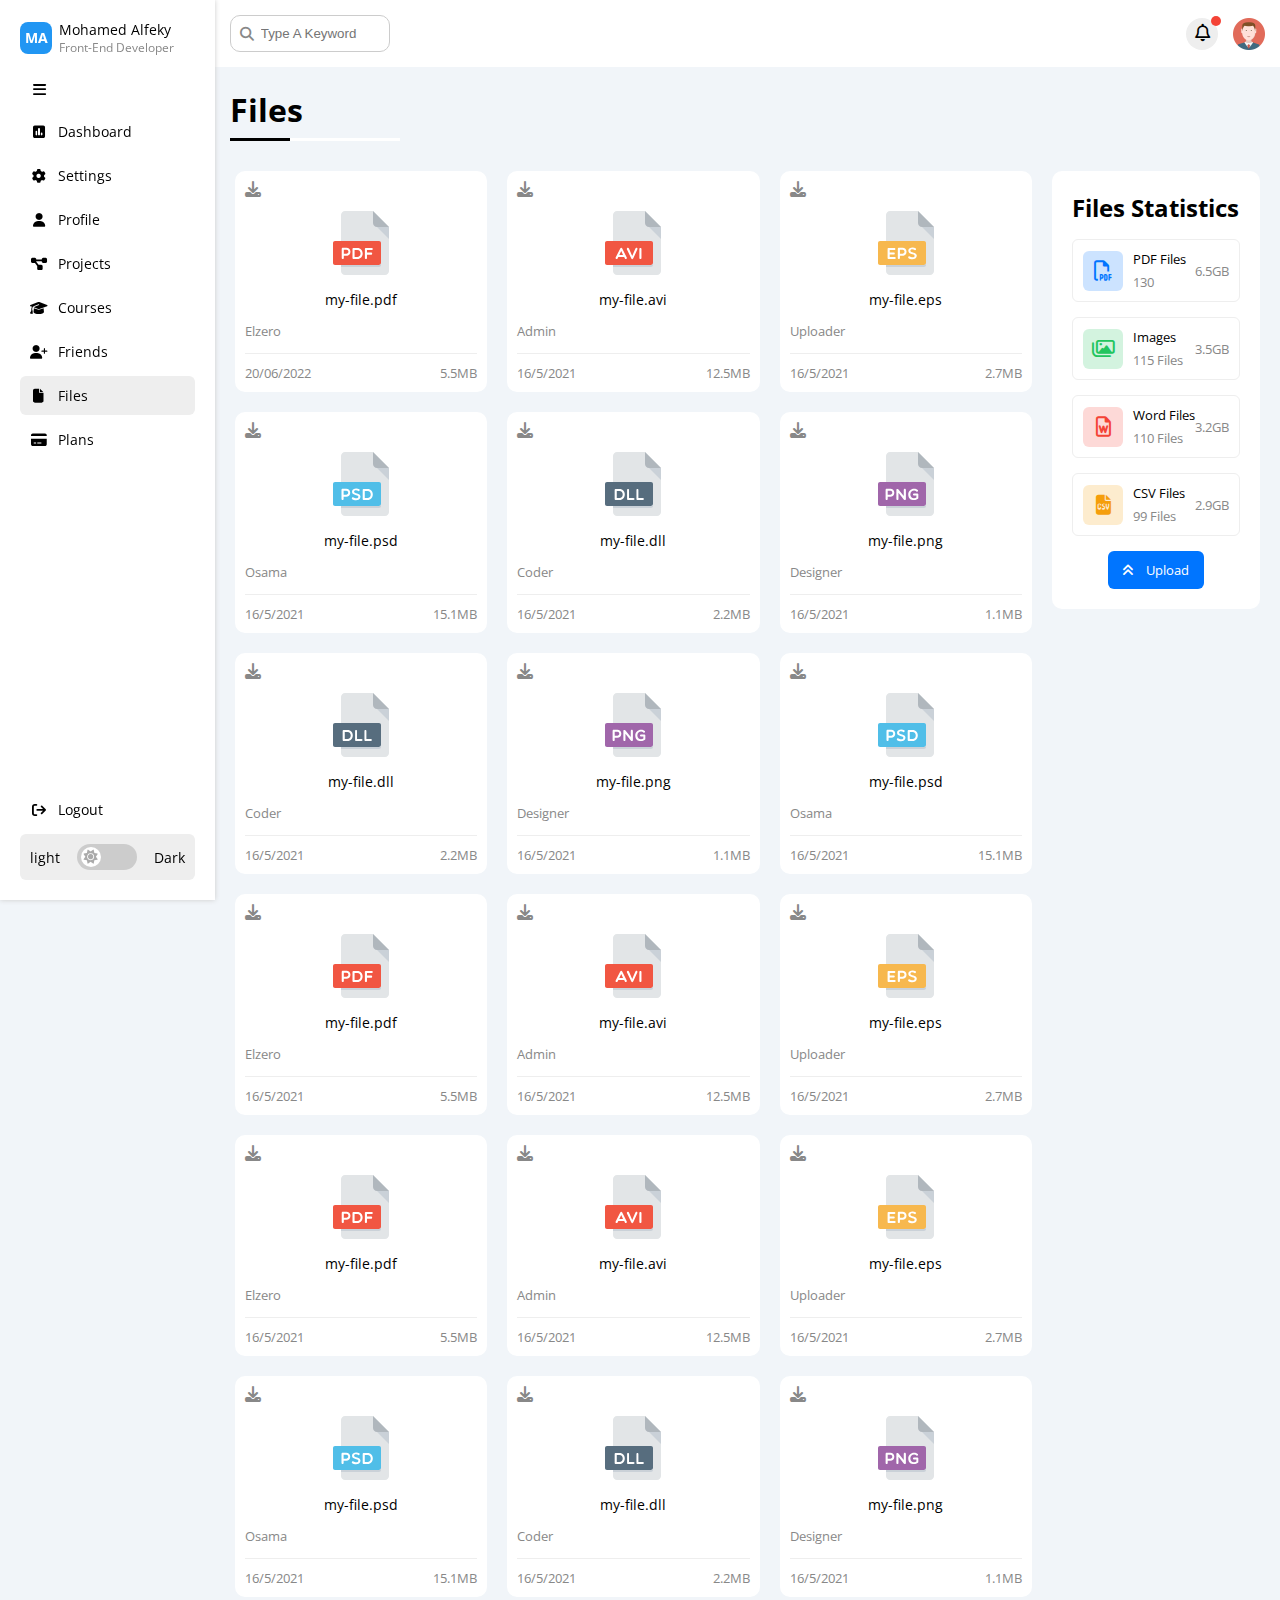
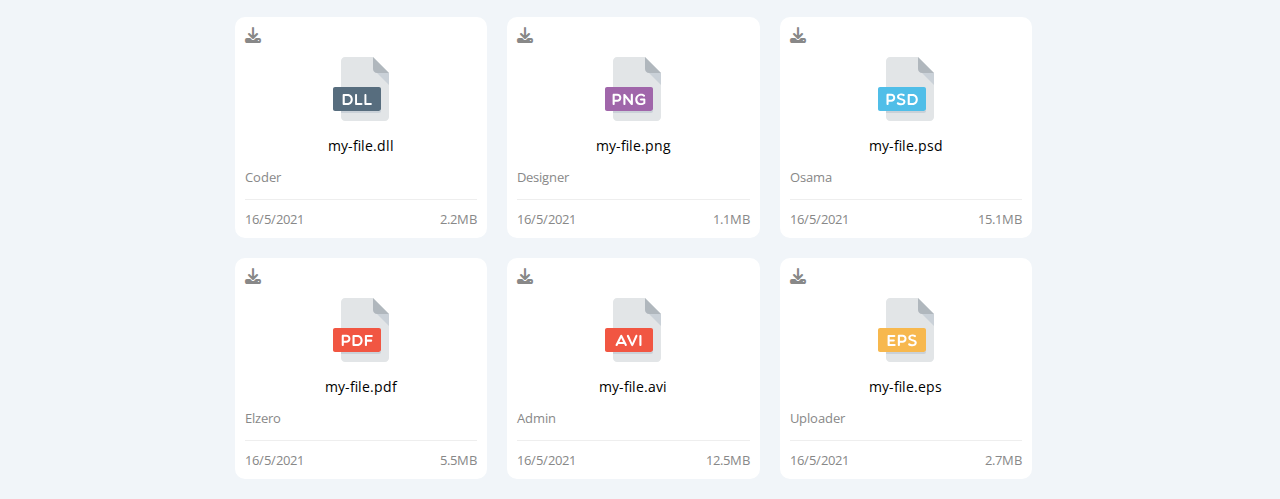
<file: files.html>
<!DOCTYPE html>
<html lang="en">
  <head>
    <meta charset="UTF-8" />
    <meta http-equiv="X-UA-Compatible" content="IE=edge" />
    <meta name="viewport" content="width=device-width, initial-scale=1.0" />
    <title>Files</title>
    <link rel="stylesheet" href="css/all.min.css" />
    <link rel="stylesheet" href="css/framework.css" />
    <link rel="stylesheet" href="css/main.css" />
    <link rel="stylesheet" href="css/dark-mode.css" />
    <link rel="preconnect" href="https://fonts.googleapis.com" />
    <link rel="preconnect" href="https://fonts.gstatic.com" crossorigin />
    <link
      href="https://fonts.googleapis.com/css2?family=Open+Sans:wght@300;500&#038;display=swap"
      rel="stylesheet"
    />
  </head>

  <body>
    <div class="page d-flex">
      <!-- Start Sidebar -->
      <div
        class="sidebar bg-white p-20 w-250 h-100vh p-sticky top-0 bs-5-ccc d-flex fd-c"
      >
        <div class="side-head d-flex align-center">
          <span
            class="logo bg-lightBlue c-white w-32 h-32 txt-c fs-14 fw-bold rad-8 lh-32 d-block mr-7"
            >MA</span
          >
          <div class="info">
            <span class="d-block fs-14">Mohamed Alfeky</span>
            <span class="d-block fs-12 c-grey">Front-End Developer</span>
          </div>
        </div>
        <ul class="top flex-1">
          <li>
            <div
              class="toggle-sidebar d-flex align-center cursor-pointer w-fit fs-15 c-black rad-6 p-10 mb-5 hide-mobile"
            >
              <i class="fa-solid fa-bars fa-fw"></i>
            </div>
          </li>
          <li>
            <a
              class="d-flex align-center fs-14 c-black rad-6 p-10 mb-5 p-relative"
              href="dashboard.html"
            >
              <i class="fa-solid fa-square-poll-vertical fa-fw"></i>
              <span class="fs-14 ml-10">Dashboard</span>
            </a>
          </li>
          <li>
            <a
              class="d-flex align-center fs-14 c-black rad-6 p-10 mb-5 p-relative"
              href="settings.html"
            >
              <i class="fa-solid fa-gear fa-fw"></i>
              <span class="fs-14 ml-10">Settings</span>
            </a>
          </li>
          <li>
            <a
              class="d-flex align-center fs-14 c-black rad-6 p-10 mb-5 p-relative"
              href="profile.html"
            >
              <i class="fa-solid fa-user fa-fw"></i>
              <span class="fs-14 ml-10">Profile</span>
            </a>
          </li>
          <li>
            <a
              class="d-flex align-center fs-14 c-black rad-6 p-10 mb-5 p-relative"
              href="projects.html"
            >
              <i class="fa-solid fa-diagram-project fa-fw"></i>
              <span class="fs-14 ml-10">Projects</span>
            </a>
          </li>
          <li>
            <a
              class="d-flex align-center fs-14 c-black rad-6 p-10 mb-5 p-relative"
              href="courses.html"
            >
              <i class="fa-solid fa-graduation-cap fa-fw"></i>
              <span class="fs-14 ml-10">Courses</span>
            </a>
          </li>
          <li>
            <a
              class="d-flex align-center fs-14 c-black rad-6 p-10 mb-5 p-relative"
              href="friends.html"
            >
              <i class="fa-solid fa-user-plus fa-fw"></i>
              <span class="fs-14 ml-10">Friends</span>
            </a>
          </li>
          <li>
            <a
              class="active d-flex align-center fs-14 c-black rad-6 p-10 mb-5 p-relative"
              href="files.html"
            >
              <i class="fa-solid fa-file fa-fw"></i>
              <span class="fs-14 ml-10">Files</span>
            </a>
          </li>
          <li>
            <a
              class="d-flex align-center fs-14 c-black rad-6 p-10 mb-5 p-relative"
              href="plans.html"
            >
              <i class="fa-solid fa-credit-card fa-fw"></i>
              <span class="fs-14 ml-10">Plans</span>
            </a>
          </li>
        </ul>
        <ul class="bottom m-0">
          <li>
            <a
              class="d-flex align-center fs-14 c-black rad-6 p-10 mb-5 p-relative"
              href="index.html"
            >
              <i class="fa-solid fa-arrow-right-from-bracket fa-fw"></i>
              <span class="fs-14 ml-10">Logout</span>
            </a>
          </li>
          <li
            class="theme active d-flex align-center space-between fs-14 c-black rad-6 p-10 cursor-pointer"
          >
            <span class="select-none theme-state">light</span>
            <div
              class="toggle-mode bg-ccc w-60 h-26 rad-16 p-relative td-0_4 cursor-pointer"
            ></div>
            <span class="select-none theme-state">Dark</span>
          </li>
        </ul>
      </div>
      <!-- End Sidebar -->
      <div class="content w-full overflow-hidden">
        <!-- Start Head -->
        <div class="head bg-white p-15 between-flex">
          <div class="toggle-sidebar cursor-pointer hide-lage">
            <i class="fa-solid fa-bars fa-fw"></i>
          </div>
          <div class="search p-relative">
            <input
              class="p-10 border-ccc rad-10 pl-30 w-160"
              type="search"
              placeholder="Type A Keyword"
            />
            <i
              class="fa-solid fa-magnifying-glass p-absolute fw-900 top-half left-10 fs-14"
            ></i>
          </div>
          <div class="icons d-flex align-center">
            <div
              class="notifications p-relative w-32 h-32 rad-half center-flex bg-eee fs-14"
            >
              <i
                class="fa-regular fa-bell fa-lg w-full h-full cursor-pointer center-flex"
              ></i>
              <span class="red-circle"></span>
              <ul
                class="notification-list bg-white p-10 m-0 rad-10 border-eee bs-10-ccc p-absolute right-m15 z-3000 top-43 w-340 h-460 flowY-auto d-none"
              ></ul>
            </div>
            <img
              src="imgs/avatar.png"
              alt="avatar"
              class="cursor-pointer w-32 h-32 ml-15"
            />
          </div>
        </div>
        <!-- End Head -->
        <!-- to Here -->
        <h1 class="p-relative mb-40 ml-15">Files</h1>
        <div class="files-page d-flex m-20 gap-20 fd-rr">
          <div class="files-stats mw-260 h-fit p-20 bg-white rad-10">
            <h2 class="mt-0 mb-15 txt-c-mobile">Files Statistics</h2>
            <div
              class="file-box d-flex align-center border-eee p-10 rad-6 mb-15 fs-13"
            >
              <i
                class="fa-regular fa-file-pdf fa-lg blue center-flex c-blue rad-6 w-40 h-40 mr-10 fs-20 icon"
              ></i>
              <div class="info">
                <span>PDF Files</span>
                <div class="c-grey d-block mt-5">130</div>
              </div>
              <div class="size c-grey ml-auto">6.5GB</div>
            </div>
            <div class="d-flex align-center border-eee p-10 rad-6 mb-15 fs-13">
              <i
                class="fa-regular fa-images fa-lg green center-flex c-green rad-6 w-40 h-40 mr-10 fs-20 icon"
              ></i>
              <div class="info">
                <span>Images</span>
                <span class="c-grey d-block mt-5">115 Files</span>
              </div>
              <div class="size c-grey ml-auto">3.5GB</div>
            </div>
            <div class="d-flex align-center border-eee p-10 rad-6 mb-15 fs-13">
              <i
                class="fa-regular fa-file-word fa-lg red center-flex c-red rad-6 w-40 h-40 mr-10 fs-20 icon"
              ></i>
              <div class="info">
                <span>Word Files</span>
                <span class="c-grey d-block mt-5">110 Files</span>
              </div>
              <div class="size c-grey ml-auto">3.2GB</div>
            </div>
            <div class="d-flex align-center border-eee p-10 rad-6 fs-13">
              <i
                class="fa-solid fa-file-csv fa-lg orange center-flex c-orange rad-6 w-40 h-40 mr-10 fs-20 icon"
              ></i>
              <div class="info">
                <span>CSV Files</span>
                <span class="c-grey d-block mt-5">99 Files</span>
              </div>
              <div class="size c-grey ml-auto">2.9GB</div>
            </div>
            <a
              class="upload bg-blue c-white fs-13 rad-6 d-block w-fit"
              href="#"
            >
              <i class="fa-solid fa-angles-up mr-10"></i>
              Upload
            </a>
          </div>
          <div class="files-content d-grid gap-20 flex-1">
            <div class="file bg-white p-10 rad-10">
              <i class="fa-solid fa-download c-grey p-absolute"></i>
              <div class="icon txt-c p-relative pt-15 center-flex w-fit m-auto">
                <span
                  class="circle p-absolute w-80 h-80 bg-grey rad-half td-0_3"
                ></span>
                <img
                  src="imgs/pdf.svg"
                  alt=""
                  class="mt-15 mb-15 w-64 h-64 td-0_3"
                />
              </div>
              <div class="txt-c mb-10 fs-14">my-file.pdf</div>
              <p class="c-grey fs-13">Elzero</p>
              <div class="info between-flex mt-10 pt-10 fs-13 c-grey bt-eee">
                <span>20/06/2022</span>
                <span>5.5MB</span>
              </div>
            </div>
            <div class="file bg-white p-10 rad-10">
              <i class="fa-solid fa-download c-grey p-absolute"></i>
              <div class="icon txt-c p-relative pt-15 center-flex w-fit m-auto">
                <span
                  class="circle p-absolute w-80 h-80 bg-grey rad-half td-0_3"
                ></span>
                <img
                  class="mt-15 mb-15 w-64 h-64 td-0_3"
                  src="imgs/avi.svg"
                  alt=""
                />
              </div>
              <div class="txt-c mb-10 fs-14">my-file.avi</div>
              <p class="c-grey fs-13">Admin</p>
              <div class="info between-flex mt-10 pt-10 fs-13 c-grey bt-eee">
                <span>16/5/2021</span>
                <span>12.5MB</span>
              </div>
            </div>
            <div class="file bg-white p-10 rad-10">
              <i class="fa-solid fa-download c-grey p-absolute"></i>
              <div class="icon txt-c p-relative pt-15 center-flex w-fit m-auto">
                <span
                  class="circle p-absolute w-80 h-80 bg-grey rad-half td-0_3"
                ></span>
                <img
                  class="mt-15 mb-15 w-64 h-64 td-0_3"
                  src="imgs/eps.svg"
                  alt=""
                />
              </div>
              <div class="txt-c mb-10 fs-14">my-file.eps</div>
              <p class="c-grey fs-13">Uploader</p>
              <div class="info between-flex mt-10 pt-10 fs-13 c-grey bt-eee">
                <span>16/5/2021</span>
                <span>2.7MB</span>
              </div>
            </div>
            <div class="file bg-white p-10 rad-10">
              <i class="fa-solid fa-download c-grey p-absolute"></i>
              <div class="icon txt-c p-relative pt-15 center-flex w-fit m-auto">
                <span
                  class="circle p-absolute w-80 h-80 bg-grey rad-half td-0_3"
                ></span>
                <img
                  class="mt-15 mb-15 w-64 h-64 td-0_3"
                  src="imgs/psd.svg"
                  alt=""
                />
              </div>
              <div class="txt-c mb-10 fs-14">my-file.psd</div>
              <p class="c-grey fs-13">Osama</p>
              <div class="info between-flex mt-10 pt-10 fs-13 c-grey bt-eee">
                <span>16/5/2021</span>
                <span>15.1MB</span>
              </div>
            </div>
            <div class="file bg-white p-10 rad-10">
              <i class="fa-solid fa-download c-grey p-absolute"></i>
              <div class="icon txt-c p-relative pt-15 center-flex w-fit m-auto">
                <span
                  class="circle p-absolute w-80 h-80 bg-grey rad-half td-0_3"
                ></span>
                <img
                  class="mt-15 mb-15 w-64 h-64 td-0_3"
                  src="imgs/dll.svg"
                  alt=""
                />
              </div>
              <div class="txt-c mb-10 fs-14">my-file.dll</div>
              <p class="c-grey fs-13">Coder</p>
              <div class="info between-flex mt-10 pt-10 fs-13 c-grey bt-eee">
                <span>16/5/2021</span>
                <span>2.2MB</span>
              </div>
            </div>
            <div class="file bg-white p-10 rad-10">
              <i class="fa-solid fa-download c-grey p-absolute"></i>
              <div class="icon txt-c p-relative pt-15 center-flex w-fit m-auto">
                <span
                  class="circle p-absolute w-80 h-80 bg-grey rad-half td-0_3"
                ></span>
                <img
                  class="mt-15 mb-15 w-64 h-64 td-0_3"
                  src="imgs/png.svg"
                  alt=""
                />
              </div>
              <div class="txt-c mb-10 fs-14">my-file.png</div>
              <p class="c-grey fs-13">Designer</p>
              <div class="info between-flex mt-10 pt-10 fs-13 c-grey bt-eee">
                <span>16/5/2021</span>
                <span>1.1MB</span>
              </div>
            </div>
            <div class="file bg-white p-10 rad-10">
              <i class="fa-solid fa-download c-grey p-absolute"></i>
              <div class="icon txt-c p-relative pt-15 center-flex w-fit m-auto">
                <span
                  class="circle p-absolute w-80 h-80 bg-grey rad-half td-0_3"
                ></span>
                <img
                  class="mt-15 mb-15 w-64 h-64 td-0_3"
                  src="imgs/dll.svg"
                  alt=""
                />
              </div>
              <div class="txt-c mb-10 fs-14">my-file.dll</div>
              <p class="c-grey fs-13">Coder</p>
              <div class="info between-flex mt-10 pt-10 fs-13 c-grey bt-eee">
                <span>16/5/2021</span>
                <span>2.2MB</span>
              </div>
            </div>
            <div class="file bg-white p-10 rad-10">
              <i class="fa-solid fa-download c-grey p-absolute"></i>
              <div class="icon txt-c p-relative pt-15 center-flex w-fit m-auto">
                <span
                  class="circle p-absolute w-80 h-80 bg-grey rad-half td-0_3"
                ></span>
                <img
                  class="mt-15 mb-15 w-64 h-64 td-0_3"
                  src="imgs/png.svg"
                  alt=""
                />
              </div>
              <div class="txt-c mb-10 fs-14">my-file.png</div>
              <p class="c-grey fs-13">Designer</p>
              <div class="info between-flex mt-10 pt-10 fs-13 c-grey bt-eee">
                <span>16/5/2021</span>
                <span>1.1MB</span>
              </div>
            </div>
            <div class="file bg-white p-10 rad-10">
              <i class="fa-solid fa-download c-grey p-absolute"></i>
              <div class="icon txt-c p-relative pt-15 center-flex w-fit m-auto">
                <span
                  class="circle p-absolute w-80 h-80 bg-grey rad-half td-0_3"
                ></span>
                <img
                  class="mt-15 mb-15 w-64 h-64 td-0_3"
                  src="imgs/psd.svg"
                  alt=""
                />
              </div>
              <div class="txt-c mb-10 fs-14">my-file.psd</div>
              <p class="c-grey fs-13">Osama</p>
              <div class="info between-flex mt-10 pt-10 fs-13 c-grey bt-eee">
                <span>16/5/2021</span>
                <span>15.1MB</span>
              </div>
            </div>
            <div class="file bg-white p-10 rad-10">
              <i class="fa-solid fa-download c-grey p-absolute"></i>
              <div class="icon txt-c p-relative pt-15 center-flex w-fit m-auto">
                <span
                  class="circle p-absolute w-80 h-80 bg-grey rad-half td-0_3"
                ></span>
                <img
                  class="mt-15 mb-15 w-64 h-64 td-0_3"
                  src="imgs/pdf.svg"
                  alt=""
                />
              </div>
              <div class="txt-c mb-10 fs-14">my-file.pdf</div>
              <p class="c-grey fs-13">Elzero</p>
              <div class="info between-flex mt-10 pt-10 fs-13 c-grey bt-eee">
                <span>16/5/2021</span>
                <span>5.5MB</span>
              </div>
            </div>
            <div class="file bg-white p-10 rad-10">
              <i class="fa-solid fa-download c-grey p-absolute"></i>
              <div class="icon txt-c p-relative pt-15 center-flex w-fit m-auto">
                <span
                  class="circle p-absolute w-80 h-80 bg-grey rad-half td-0_3"
                ></span>
                <img
                  class="mt-15 mb-15 w-64 h-64 td-0_3"
                  src="imgs/avi.svg"
                  alt=""
                />
              </div>
              <div class="txt-c mb-10 fs-14">my-file.avi</div>
              <p class="c-grey fs-13">Admin</p>
              <div class="info between-flex mt-10 pt-10 fs-13 c-grey bt-eee">
                <span>16/5/2021</span>
                <span>12.5MB</span>
              </div>
            </div>
            <div class="file bg-white p-10 rad-10">
              <i class="fa-solid fa-download c-grey p-absolute"></i>
              <div class="icon txt-c p-relative pt-15 center-flex w-fit m-auto">
                <span
                  class="circle p-absolute w-80 h-80 bg-grey rad-half td-0_3"
                ></span>
                <img
                  class="mt-15 mb-15 w-64 h-64 td-0_3"
                  src="imgs/eps.svg"
                  alt=""
                />
              </div>
              <div class="txt-c mb-10 fs-14">my-file.eps</div>
              <p class="c-grey fs-13">Uploader</p>
              <div class="info between-flex mt-10 pt-10 fs-13 c-grey bt-eee">
                <span>16/5/2021</span>
                <span>2.7MB</span>
              </div>
            </div>
            <div class="file bg-white p-10 rad-10">
              <i class="fa-solid fa-download c-grey p-absolute"></i>
              <div class="icon txt-c p-relative pt-15 center-flex w-fit m-auto">
                <span
                  class="circle p-absolute w-80 h-80 bg-grey rad-half td-0_3"
                ></span>
                <img
                  class="mt-15 mb-15 w-64 h-64 td-0_3"
                  src="imgs/pdf.svg"
                  alt=""
                />
              </div>
              <div class="txt-c mb-10 fs-14">my-file.pdf</div>
              <p class="c-grey fs-13">Elzero</p>
              <div class="info between-flex mt-10 pt-10 fs-13 c-grey bt-eee">
                <span>16/5/2021</span>
                <span>5.5MB</span>
              </div>
            </div>
            <div class="file bg-white p-10 rad-10">
              <i class="fa-solid fa-download c-grey p-absolute"></i>
              <div class="icon txt-c p-relative pt-15 center-flex w-fit m-auto">
                <span
                  class="circle p-absolute w-80 h-80 bg-grey rad-half td-0_3"
                ></span>
                <img
                  class="mt-15 mb-15 w-64 h-64 td-0_3"
                  src="imgs/avi.svg"
                  alt=""
                />
              </div>
              <div class="txt-c mb-10 fs-14">my-file.avi</div>
              <p class="c-grey fs-13">Admin</p>
              <div class="info between-flex mt-10 pt-10 fs-13 c-grey bt-eee">
                <span>16/5/2021</span>
                <span>12.5MB</span>
              </div>
            </div>
            <div class="file bg-white p-10 rad-10">
              <i class="fa-solid fa-download c-grey p-absolute"></i>
              <div class="icon txt-c p-relative pt-15 center-flex w-fit m-auto">
                <span
                  class="circle p-absolute w-80 h-80 bg-grey rad-half td-0_3"
                ></span>
                <img
                  class="mt-15 mb-15 w-64 h-64 td-0_3"
                  src="imgs/eps.svg"
                  alt=""
                />
              </div>
              <div class="txt-c mb-10 fs-14">my-file.eps</div>
              <p class="c-grey fs-13">Uploader</p>
              <div class="info between-flex mt-10 pt-10 fs-13 c-grey bt-eee">
                <span>16/5/2021</span>
                <span>2.7MB</span>
              </div>
            </div>
            <div class="file bg-white p-10 rad-10">
              <i class="fa-solid fa-download c-grey p-absolute"></i>
              <div class="icon txt-c p-relative pt-15 center-flex w-fit m-auto">
                <span
                  class="circle p-absolute w-80 h-80 bg-grey rad-half td-0_3"
                ></span>
                <img
                  class="mt-15 mb-15 w-64 h-64 td-0_3"
                  src="imgs/psd.svg"
                  alt=""
                />
              </div>
              <div class="txt-c mb-10 fs-14">my-file.psd</div>
              <p class="c-grey fs-13">Osama</p>
              <div class="info between-flex mt-10 pt-10 fs-13 c-grey bt-eee">
                <span>16/5/2021</span>
                <span>15.1MB</span>
              </div>
            </div>
            <div class="file bg-white p-10 rad-10">
              <i class="fa-solid fa-download c-grey p-absolute"></i>
              <div class="icon txt-c p-relative pt-15 center-flex w-fit m-auto">
                <span
                  class="circle p-absolute w-80 h-80 bg-grey rad-half td-0_3"
                ></span>
                <img
                  class="mt-15 mb-15 w-64 h-64 td-0_3"
                  src="imgs/dll.svg"
                  alt=""
                />
              </div>
              <div class="txt-c mb-10 fs-14">my-file.dll</div>
              <p class="c-grey fs-13">Coder</p>
              <div class="info between-flex mt-10 pt-10 fs-13 c-grey bt-eee">
                <span>16/5/2021</span>
                <span>2.2MB</span>
              </div>
            </div>
            <div class="file bg-white p-10 rad-10">
              <i class="fa-solid fa-download c-grey p-absolute"></i>
              <div class="icon txt-c p-relative pt-15 center-flex w-fit m-auto">
                <span
                  class="circle p-absolute w-80 h-80 bg-grey rad-half td-0_3"
                ></span>
                <img
                  class="mt-15 mb-15 w-64 h-64 td-0_3"
                  src="imgs/png.svg"
                  alt=""
                />
              </div>
              <div class="txt-c mb-10 fs-14">my-file.png</div>
              <p class="c-grey fs-13">Designer</p>
              <div class="info between-flex mt-10 pt-10 fs-13 c-grey bt-eee">
                <span>16/5/2021</span>
                <span>1.1MB</span>
              </div>
            </div>
            <div class="file bg-white p-10 rad-10">
              <i class="fa-solid fa-download c-grey p-absolute"></i>
              <div class="icon txt-c p-relative pt-15 center-flex w-fit m-auto">
                <span
                  class="circle p-absolute w-80 h-80 bg-grey rad-half td-0_3"
                ></span>
                <img
                  class="mt-15 mb-15 w-64 h-64 td-0_3"
                  src="imgs/dll.svg"
                  alt=""
                />
              </div>
              <div class="txt-c mb-10 fs-14">my-file.dll</div>
              <p class="c-grey fs-13">Coder</p>
              <div class="info between-flex mt-10 pt-10 fs-13 c-grey bt-eee">
                <span>16/5/2021</span>
                <span>2.2MB</span>
              </div>
            </div>
            <div class="file bg-white p-10 rad-10">
              <i class="fa-solid fa-download c-grey p-absolute"></i>
              <div class="icon txt-c p-relative pt-15 center-flex w-fit m-auto">
                <span
                  class="circle p-absolute w-80 h-80 bg-grey rad-half td-0_3"
                ></span>
                <img
                  class="mt-15 mb-15 w-64 h-64 td-0_3"
                  src="imgs/png.svg"
                  alt=""
                />
              </div>
              <div class="txt-c mb-10 fs-14">my-file.png</div>
              <p class="c-grey fs-13">Designer</p>
              <div class="info between-flex mt-10 pt-10 fs-13 c-grey bt-eee">
                <span>16/5/2021</span>
                <span>1.1MB</span>
              </div>
            </div>
            <div class="file bg-white p-10 rad-10">
              <i class="fa-solid fa-download c-grey p-absolute"></i>
              <div class="icon txt-c p-relative pt-15 center-flex w-fit m-auto">
                <span
                  class="circle p-absolute w-80 h-80 bg-grey rad-half td-0_3"
                ></span>
                <img
                  class="mt-15 mb-15 w-64 h-64 td-0_3"
                  src="imgs/psd.svg"
                  alt=""
                />
              </div>
              <div class="txt-c mb-10 fs-14">my-file.psd</div>
              <p class="c-grey fs-13">Osama</p>
              <div class="info between-flex mt-10 pt-10 fs-13 c-grey bt-eee">
                <span>16/5/2021</span>
                <span>15.1MB</span>
              </div>
            </div>
            <div class="file bg-white p-10 rad-10">
              <i class="fa-solid fa-download c-grey p-absolute"></i>
              <div class="icon txt-c p-relative pt-15 center-flex w-fit m-auto">
                <span
                  class="circle p-absolute w-80 h-80 bg-grey rad-half td-0_3"
                ></span>
                <img
                  class="mt-15 mb-15 w-64 h-64 td-0_3"
                  src="imgs/pdf.svg"
                  alt=""
                />
              </div>
              <div class="txt-c mb-10 fs-14">my-file.pdf</div>
              <p class="c-grey fs-13">Elzero</p>
              <div class="info between-flex mt-10 pt-10 fs-13 c-grey bt-eee">
                <span>16/5/2021</span>
                <span>5.5MB</span>
              </div>
            </div>
            <div class="file bg-white p-10 rad-10">
              <i class="fa-solid fa-download c-grey p-absolute"></i>
              <div class="icon txt-c p-relative pt-15 center-flex w-fit m-auto">
                <span
                  class="circle p-absolute w-80 h-80 bg-grey rad-half td-0_3"
                ></span>
                <img
                  class="mt-15 mb-15 w-64 h-64 td-0_3"
                  src="imgs/avi.svg"
                  alt=""
                />
              </div>
              <div class="txt-c mb-10 fs-14">my-file.avi</div>
              <p class="c-grey fs-13">Admin</p>
              <div class="info between-flex mt-10 pt-10 fs-13 c-grey bt-eee">
                <span>16/5/2021</span>
                <span>12.5MB</span>
              </div>
            </div>
            <div class="file bg-white p-10 rad-10">
              <i class="fa-solid fa-download c-grey p-absolute"></i>
              <div class="icon txt-c p-relative pt-15 center-flex w-fit m-auto">
                <span
                  class="circle p-absolute w-80 h-80 bg-grey rad-half td-0_3"
                ></span>
                <img
                  class="mt-15 mb-15 w-64 h-64 td-0_3"
                  src="imgs/eps.svg"
                  alt=""
                />
              </div>
              <div class="txt-c mb-10 fs-14">my-file.eps</div>
              <p class="c-grey fs-13">Uploader</p>
              <div class="info between-flex mt-10 pt-10 fs-13 c-grey bt-eee">
                <span>16/5/2021</span>
                <span>2.7MB</span>
              </div>
            </div>
          </div>
        </div>
      </div>
    </div>
    <script src="JS/main.js"></script>
  </body>
</html>
</file>
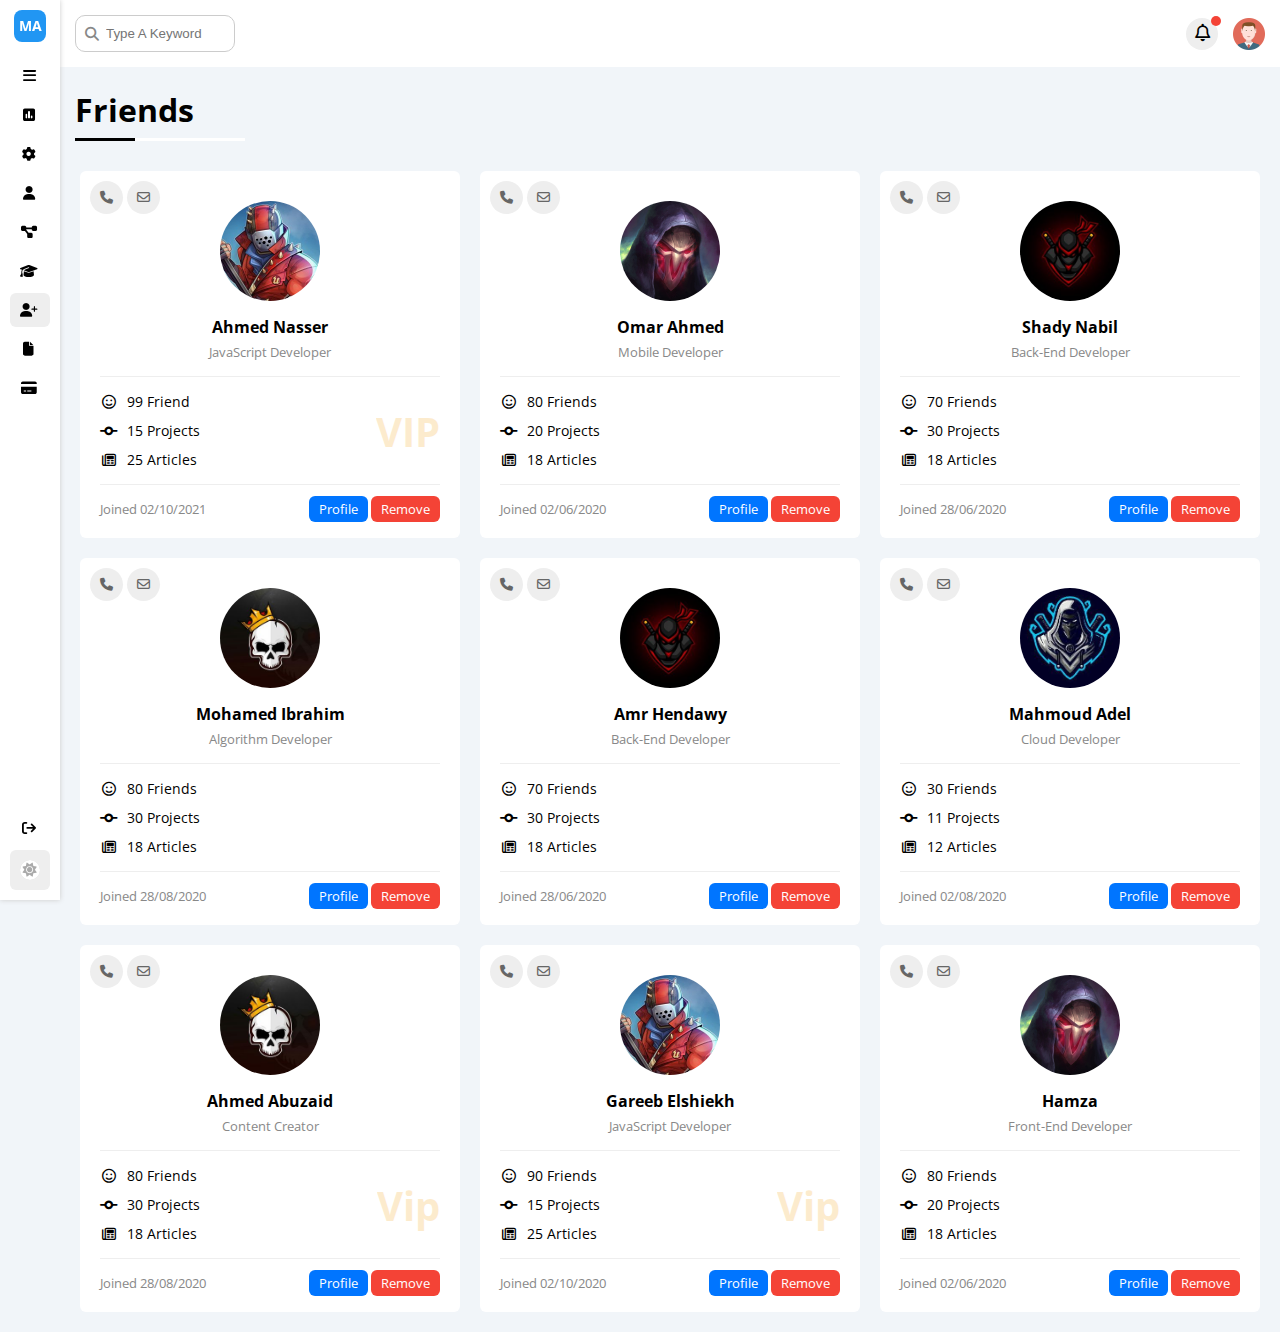
<file: friends.html>
<!DOCTYPE html>
<html lang="en">
  <head>
    <meta charset="UTF-8" />
    <meta http-equiv="X-UA-Compatible" content="IE=edge" />
    <meta name="viewport" content="width=device-width, initial-scale=1.0" />
    <title>Friends</title>
    <link rel="stylesheet" href="css/all.min.css" />
    <link rel="stylesheet" href="css/framework.css" />
    <link rel="stylesheet" href="css/main.css" />
    <link rel="stylesheet" href="css/dark-mode.css" />
    <link rel="preconnect" href="https://fonts.googleapis.com" />
    <link rel="preconnect" href="https://fonts.gstatic.com" crossorigin />
    <link
      href="https://fonts.googleapis.com/css2?family=Open+Sans:wght@300;500&#038;display=swap"
      rel="stylesheet"
    />
  </head>
  <body>
    <div class="page d-flex">
      <!-- Start Sidebar -->
      <div
        class="sidebar bg-white p-20 w-250 h-100vh p-sticky top-0 bs-5-ccc d-flex fd-c"
      >
        <div class="side-head d-flex align-center">
          <span
            class="logo bg-lightBlue c-white w-32 h-32 txt-c fs-14 fw-bold rad-8 lh-32 d-block mr-7"
            >MA</span
          >
          <div class="info">
            <span class="d-block fs-14">Mohamed Alfeky</span>
            <span class="d-block fs-12 c-grey">Front-End Developer</span>
          </div>
        </div>
        <ul class="top flex-1">
          <li>
            <div
              class="toggle-sidebar d-flex align-center cursor-pointer w-fit fs-15 c-black rad-6 p-10 mb-5 hide-mobile"
            >
              <i class="fa-solid fa-bars fa-fw"></i>
            </div>
          </li>
          <li>
            <a
              class="d-flex align-center fs-14 c-black rad-6 p-10 mb-5 p-relative"
              href="dashboard.html"
            >
              <i class="fa-solid fa-square-poll-vertical fa-fw"></i>
              <span class="fs-14 ml-10">Dashboard</span>
            </a>
          </li>
          <li>
            <a
              class="d-flex align-center fs-14 c-black rad-6 p-10 mb-5 p-relative"
              href="settings.html"
            >
              <i class="fa-solid fa-gear fa-fw"></i>
              <span class="fs-14 ml-10">Settings</span>
            </a>
          </li>
          <li>
            <a
              class="d-flex align-center fs-14 c-black rad-6 p-10 mb-5 p-relative"
              href="profile.html"
            >
              <i class="fa-solid fa-user fa-fw"></i>
              <span class="fs-14 ml-10">Profile</span>
            </a>
          </li>
          <li>
            <a
              class="d-flex align-center fs-14 c-black rad-6 p-10 mb-5 p-relative"
              href="projects.html"
            >
              <i class="fa-solid fa-diagram-project fa-fw"></i>
              <span class="fs-14 ml-10">Projects</span>
            </a>
          </li>
          <li>
            <a
              class="d-flex align-center fs-14 c-black rad-6 p-10 mb-5 p-relative"
              href="courses.html"
            >
              <i class="fa-solid fa-graduation-cap fa-fw"></i>
              <span class="fs-14 ml-10">Courses</span>
            </a>
          </li>
          <li>
            <a
              class="active d-flex align-center fs-14 c-black rad-6 p-10 mb-5 p-relative"
              href="friends.html"
            >
              <i class="fa-solid fa-user-plus fa-fw"></i>
              <span class="fs-14 ml-10">Friends</span>
            </a>
          </li>
          <li>
            <a
              class="d-flex align-center fs-14 c-black rad-6 p-10 mb-5 p-relative"
              href="files.html"
            >
              <i class="fa-solid fa-file fa-fw"></i>
              <span class="fs-14 ml-10">Files</span>
            </a>
          </li>
          <li>
            <a
              class="d-flex align-center fs-14 c-black rad-6 p-10 mb-5 p-relative"
              href="plans.html"
            >
              <i class="fa-solid fa-credit-card fa-fw"></i>
              <span class="fs-14 ml-10">Plans</span>
            </a>
          </li>
        </ul>
        <ul class="bottom m-0">
          <li>
            <a
              class="d-flex align-center fs-14 c-black rad-6 p-10 mb-5 p-relative"
              href="index.html"
            >
              <i class="fa-solid fa-arrow-right-from-bracket fa-fw"></i>
              <span class="fs-14 ml-10">Logout</span>
            </a>
          </li>
          <li
            class="theme active d-flex align-center space-between fs-14 c-black rad-6 p-10 cursor-pointer"
          >
            <span class="select-none theme-state">light</span>
            <div
              class="toggle-mode bg-ccc w-60 h-26 rad-16 p-relative td-0_4 cursor-pointer"
            ></div>
            <span class="select-none theme-state">Dark</span>
          </li>
        </ul>
      </div>
      <!-- End Sidebar -->
      <div class="content w-full overflow-hidden">
        <!-- Start Head -->
        <div class="head bg-white p-15 between-flex">
          <div class="toggle-sidebar cursor-pointer hide-lage">
            <i class="fa-solid fa-bars fa-fw"></i>
          </div>
          <div class="search p-relative">
            <input
              class="p-10 border-ccc rad-10 pl-30 w-160"
              type="search"
              placeholder="Type A Keyword"
            />
            <i
              class="fa-solid fa-magnifying-glass p-absolute fw-900 top-half left-10 fs-14"
            ></i>
          </div>
          <div class="icons d-flex align-center">
            <div
              class="notifications p-relative w-32 h-32 rad-half center-flex bg-eee fs-14"
            >
              <i
                class="fa-regular fa-bell fa-lg w-full h-full cursor-pointer center-flex"
              ></i>
              <span class="red-circle"></span>
              <ul
                class="notification-list bg-white p-10 m-0 rad-10 border-eee bs-10-ccc p-absolute right-m15 z-3000 top-43 w-340 h-460 flowY-auto d-none"
              ></ul>
            </div>
            <img
              src="imgs/avatar.png"
              alt="avatar"
              class="cursor-pointer w-32 h-32 ml-15"
            />
          </div>
        </div>
        <!-- End Head -->
        <!-- to Here -->
        <h1 class="p-relative mb-40 ml-15">Friends</h1>
        <div class="friends-page d-grid m-20 gap-20">
          <div class="friend bg-white rad-6 p-20 p-relative">
            <div class="contact p-absolute left-10 top-10">
              <i
                class="fa-solid fa-phone bg-eee p-10 rad-half fs-13 cursor-pointer td-0_3 c-666"
              ></i>
              <i
                class="fa-regular fa-envelope bg-eee p-10 rad-half fs-13 cursor-pointer td-0_3 c-666"
              ></i>
            </div>
            <div class="txt-c">
              <img
                src="imgs/friend-01.jpg"
                alt=""
                class="rad-half mt-10 mb-10 w-100 h-100"
              />
              <h4 class="m-0">Ahmed Nasser</h4>
              <p class="c-grey fs-13 mt-5 mb-0">JavaScript Developer</p>
            </div>
            <div
              class="icons fs-14 p-relative bt-eee bb-eee mt-15 mb-15 pt-15 pb-15"
            >
              <div class="mb-10">
                <i class="fa-regular fa-face-smile fa-fw mr-5"></i>
                <span>99 Friend</span>
              </div>
              <div class="mb-10">
                <i class="fa-solid fa-code-commit fa-fw mr-5"></i>
                <span>15 Projects</span>
              </div>
              <div>
                <i class="fa-regular fa-newspaper fa-fw mr-5"></i>
                <span>25 Articles</span>
              </div>
              <span
                class="vip fw-bold c-orange p-absolute right-0 top-half fs-40 opacity-0_2"
                >VIP</span
              >
            </div>
            <div class="info between-flex fs-13">
              <span class="c-grey">Joined 02/10/2021</span>
              <div class="cursor-pointer">
                <a class="bg-blue c-white btn-shape" href="profile.html"
                  >Profile</a
                >
                <a class="bg-red c-white btn-shape remove" href="#">Remove</a>
              </div>
            </div>
          </div>
          <div class="friend bg-white rad-6 p-20 p-relative">
            <div class="contact p-absolute left-10 top-10">
              <i
                class="fa-solid fa-phone bg-eee p-10 rad-half fs-13 cursor-pointer td-0_3 c-666"
              ></i>
              <i
                class="fa-regular fa-envelope bg-eee p-10 rad-half fs-13 cursor-pointer td-0_3 c-666"
              ></i>
            </div>
            <div class="txt-c">
              <img
                class="rad-half mt-10 mb-10 w-100 h-100"
                src="imgs/friend-03.jpg"
                alt=""
              />
              <h4 class="m-0">Omar Ahmed</h4>
              <p class="c-grey fs-13 mt-5 mb-0">Mobile Developer</p>
            </div>
            <div
              class="icons fs-14 p-relative bt-eee bb-eee mt-15 mb-15 pt-15 pb-15"
            >
              <div class="mb-10">
                <i class="fa-regular fa-face-smile fa-fw mr-5"></i>
                <span>80 Friends</span>
              </div>
              <div class="mb-10">
                <i class="fa-solid fa-code-commit fa-fw mr-5"></i>
                <span>20 Projects</span>
              </div>
              <div>
                <i class="fa-regular fa-newspaper fa-fw mr-5"></i>
                <span>18 Articles</span>
              </div>
            </div>
            <div class="info between-flex fs-13">
              <span class="c-grey">Joined 02/06/2020</span>
              <div class="cursor-pointer">
                <a class="bg-blue c-white btn-shape" href="profile.html"
                  >Profile</a
                >
                <span class="bg-red c-white btn-shape remove" href=""
                  >Remove</span
                >
              </div>
            </div>
          </div>
          <div class="friend bg-white rad-6 p-20 p-relative">
            <div class="contact p-absolute left-10 top-10">
              <i
                class="fa-solid fa-phone bg-eee p-10 rad-half fs-13 cursor-pointer td-0_3 c-666"
              ></i>
              <i
                class="fa-regular fa-envelope bg-eee p-10 rad-half fs-13 cursor-pointer td-0_3 c-666"
              ></i>
            </div>
            <div class="txt-c">
              <img
                class="rad-half mt-10 mb-10 w-100 h-100"
                src="imgs/friend-04.jpg"
                alt=""
              />
              <h4 class="m-0">Shady Nabil</h4>
              <p class="c-grey fs-13 mt-5 mb-0">Back-End Developer</p>
            </div>
            <div
              class="icons fs-14 p-relative bt-eee bb-eee mt-15 mb-15 pt-15 pb-15"
            >
              <div class="mb-10">
                <i class="fa-regular fa-face-smile fa-fw mr-5"></i>
                <span>70 Friends</span>
              </div>
              <div class="mb-10">
                <i class="fa-solid fa-code-commit fa-fw mr-5"></i>
                <span>30 Projects</span>
              </div>
              <div>
                <i class="fa-regular fa-newspaper fa-fw mr-5"></i>
                <span>18 Articles</span>
              </div>
            </div>
            <div class="info between-flex fs-13">
              <span class="c-grey">Joined 28/06/2020</span>
              <div class="cursor-pointer">
                <a class="bg-blue c-white btn-shape" href="profile.html"
                  >Profile</a
                >
                <span class="bg-red c-white btn-shape remove" href=""
                  >Remove</span
                >
              </div>
            </div>
          </div>
          <div class="friend bg-white rad-6 p-20 p-relative">
            <div class="contact p-absolute left-10 top-10">
              <i
                class="fa-solid fa-phone bg-eee p-10 rad-half fs-13 cursor-pointer td-0_3 c-666"
              ></i>
              <i
                class="fa-regular fa-envelope bg-eee p-10 rad-half fs-13 cursor-pointer td-0_3 c-666"
              ></i>
            </div>
            <div class="txt-c">
              <img
                class="rad-half mt-10 mb-10 w-100 h-100"
                src="imgs/friend-05.jpg"
                alt=""
              />
              <h4 class="m-0">Mohamed Ibrahim</h4>
              <p class="c-grey fs-13 mt-5 mb-0">Algorithm Developer</p>
            </div>
            <div
              class="icons fs-14 p-relative bt-eee bb-eee mt-15 mb-15 pt-15 pb-15"
            >
              <div class="mb-10">
                <i class="fa-regular fa-face-smile fa-fw mr-5"></i>
                <span>80 Friends</span>
              </div>
              <div class="mb-10">
                <i class="fa-solid fa-code-commit fa-fw mr-5"></i>
                <span>30 Projects</span>
              </div>
              <div>
                <i class="fa-regular fa-newspaper fa-fw mr-5"></i>
                <span>18 Articles</span>
              </div>
            </div>
            <div class="info between-flex fs-13">
              <span class="c-grey">Joined 28/08/2020</span>
              <div class="cursor-pointer">
                <a class="bg-blue c-white btn-shape" href="profile.html"
                  >Profile</a
                >
                <span class="bg-red c-white btn-shape remove" href=""
                  >Remove</span
                >
              </div>
            </div>
          </div>
          <div class="friend bg-white rad-6 p-20 p-relative">
            <div class="contact p-absolute left-10 top-10">
              <i
                class="fa-solid fa-phone bg-eee p-10 rad-half fs-13 cursor-pointer td-0_3 c-666"
              ></i>
              <i
                class="fa-regular fa-envelope bg-eee p-10 rad-half fs-13 cursor-pointer td-0_3 c-666"
              ></i>
            </div>
            <div class="txt-c">
              <img
                class="rad-half mt-10 mb-10 w-100 h-100"
                src="imgs/friend-04.jpg"
                alt=""
              />
              <h4 class="m-0">Amr Hendawy</h4>
              <p class="c-grey fs-13 mt-5 mb-0">Back-End Developer</p>
            </div>
            <div
              class="icons fs-14 p-relative bt-eee bb-eee mt-15 mb-15 pt-15 pb-15"
            >
              <div class="mb-10">
                <i class="fa-regular fa-face-smile fa-fw mr-5"></i>
                <span>70 Friends</span>
              </div>
              <div class="mb-10">
                <i class="fa-solid fa-code-commit fa-fw mr-5"></i>
                <span>30 Projects</span>
              </div>
              <div>
                <i class="fa-regular fa-newspaper fa-fw mr-5"></i>
                <span>18 Articles</span>
              </div>
            </div>
            <div class="info between-flex fs-13">
              <span class="c-grey">Joined 28/06/2020</span>
              <div class="cursor-pointer">
                <a class="bg-blue c-white btn-shape" href="profile.html"
                  >Profile</a
                >
                <span class="bg-red c-white btn-shape remove" href=""
                  >Remove</span
                >
              </div>
            </div>
          </div>
          <div class="friend bg-white rad-6 p-20 p-relative">
            <div class="contact p-absolute left-10 top-10">
              <i
                class="fa-solid fa-phone bg-eee p-10 rad-half fs-13 cursor-pointer td-0_3 c-666"
              ></i>
              <i
                class="fa-regular fa-envelope bg-eee p-10 rad-half fs-13 cursor-pointer td-0_3 c-666"
              ></i>
            </div>
            <div class="txt-c">
              <img
                class="rad-half mt-10 mb-10 w-100 h-100"
                src="imgs/friend-02.jpg"
                alt=""
              />
              <h4 class="m-0">Mahmoud Adel</h4>
              <p class="c-grey fs-13 mt-5 mb-0">Cloud Developer</p>
            </div>
            <div
              class="icons fs-14 p-relative bt-eee bb-eee mt-15 mb-15 pt-15 pb-15"
            >
              <div class="mb-10">
                <i class="fa-regular fa-face-smile fa-fw mr-5"></i>
                <span>30 Friends</span>
              </div>
              <div class="mb-10">
                <i class="fa-solid fa-code-commit fa-fw mr-5"></i>
                <span>11 Projects</span>
              </div>
              <div>
                <i class="fa-regular fa-newspaper fa-fw mr-5"></i>
                <span>12 Articles</span>
              </div>
            </div>
            <div class="info between-flex fs-13">
              <span class="c-grey">Joined 02/08/2020</span>
              <div class="cursor-pointer">
                <a class="bg-blue c-white btn-shape" href="profile.html"
                  >Profile</a
                >
                <span class="bg-red c-white btn-shape remove" href=""
                  >Remove</span
                >
              </div>
            </div>
          </div>
          <div class="friend bg-white rad-6 p-20 p-relative">
            <div class="contact p-absolute left-10 top-10">
              <i
                class="fa-solid fa-phone bg-eee p-10 rad-half fs-13 cursor-pointer td-0_3 c-666"
              ></i>
              <i
                class="fa-regular fa-envelope bg-eee p-10 rad-half fs-13 cursor-pointer td-0_3 c-666"
              ></i>
            </div>
            <div class="txt-c">
              <img
                class="rad-half mt-10 mb-10 w-100 h-100"
                src="imgs/friend-05.jpg"
                alt=""
              />
              <h4 class="m-0">Ahmed Abuzaid</h4>
              <p class="c-grey fs-13 mt-5 mb-0">Content Creator</p>
            </div>
            <div
              class="icons fs-14 p-relative bt-eee bb-eee mt-15 mb-15 pt-15 pb-15"
            >
              <div class="mb-10">
                <i class="fa-regular fa-face-smile fa-fw mr-5"></i>
                <span>80 Friends</span>
              </div>
              <div class="mb-10">
                <i class="fa-solid fa-code-commit fa-fw mr-5"></i>
                <span>30 Projects</span>
              </div>
              <div>
                <i class="fa-regular fa-newspaper fa-fw mr-5"></i>
                <span>18 Articles</span>
              </div>
              <span
                class="vip fw-bold c-orange p-absolute right-0 top-half fs-40 opacity-0_2"
                >Vip</span
              >
            </div>
            <div class="info between-flex fs-13">
              <span class="c-grey">Joined 28/08/2020</span>
              <div class="cursor-pointer">
                <a class="bg-blue c-white btn-shape" href="profile.html"
                  >Profile</a
                >
                <span class="bg-red c-white btn-shape remove" href=""
                  >Remove</span
                >
              </div>
            </div>
          </div>
          <div class="friend bg-white rad-6 p-20 p-relative">
            <div class="contact p-absolute left-10 top-10">
              <i
                class="fa-solid fa-phone bg-eee p-10 rad-half fs-13 cursor-pointer td-0_3 c-666"
              ></i>
              <i
                class="fa-regular fa-envelope bg-eee p-10 rad-half fs-13 cursor-pointer td-0_3 c-666"
              ></i>
            </div>
            <div class="txt-c">
              <img
                class="rad-half mt-10 mb-10 w-100 h-100"
                src="imgs/friend-01.jpg"
                alt=""
              />
              <h4 class="m-0">Gareeb Elshiekh</h4>
              <p class="c-grey fs-13 mt-5 mb-0">JavaScript Developer</p>
            </div>
            <div
              class="icons fs-14 p-relative bt-eee bb-eee mt-15 mb-15 pt-15 pb-15"
            >
              <div class="mb-10">
                <i class="fa-regular fa-face-smile fa-fw mr-5"></i>
                <span>90 Friends</span>
              </div>
              <div class="mb-10">
                <i class="fa-solid fa-code-commit fa-fw mr-5"></i>
                <span>15 Projects</span>
              </div>
              <div>
                <i class="fa-regular fa-newspaper fa-fw mr-5"></i>
                <span>25 Articles</span>
              </div>
              <span
                class="vip fw-bold c-orange p-absolute right-0 top-half fs-40 opacity-0_2"
                >Vip</span
              >
            </div>
            <div class="info between-flex fs-13">
              <span class="c-grey">Joined 02/10/2020</span>
              <div class="cursor-pointer">
                <a class="bg-blue c-white btn-shape" href="profile.html"
                  >Profile</a
                >
                <span class="bg-red c-white btn-shape remove" href=""
                  >Remove</span
                >
              </div>
            </div>
          </div>
          <div class="friend bg-white rad-6 p-20 p-relative">
            <div class="contact p-absolute left-10 top-10">
              <i
                class="fa-solid fa-phone bg-eee p-10 rad-half fs-13 cursor-pointer td-0_3 c-666"
              ></i>
              <i
                class="fa-regular fa-envelope bg-eee p-10 rad-half fs-13 cursor-pointer td-0_3 c-666"
              ></i>
            </div>
            <div class="txt-c">
              <img
                class="rad-half mt-10 mb-10 w-100 h-100"
                src="imgs/friend-03.jpg"
                alt=""
              />
              <h4 class="m-0">Hamza</h4>
              <p class="c-grey fs-13 mt-5 mb-0">Front-End Developer</p>
            </div>
            <div
              class="icons fs-14 p-relative bt-eee bb-eee mt-15 mb-15 pt-15 pb-15"
            >
              <div class="mb-10">
                <i class="fa-regular fa-face-smile fa-fw mr-5"></i>
                <span>80 Friends</span>
              </div>
              <div class="mb-10">
                <i class="fa-solid fa-code-commit fa-fw mr-5"></i>
                <span>20 Projects</span>
              </div>
              <div>
                <i class="fa-regular fa-newspaper fa-fw mr-5"></i>
                <span>18 Articles</span>
              </div>
            </div>
            <div class="info between-flex fs-13">
              <span class="c-grey">Joined 02/06/2020</span>
              <div class="cursor-pointer">
                <a class="bg-blue c-white btn-shape" href="profile.html"
                  >Profile</a
                >
                <span class="remove bg-red c-white btn-shape remove" href=""
                  >Remove</span
                >
              </div>
            </div>
          </div>
        </div>
      </div>
    </div>
    <script src="JS/main.js"></script>
    <script>
      let removeButton = document.querySelectorAll(".friends-page .remove");
      console.log(removeButton);
      removeButton.forEach((e) => {
        e.addEventListener("click", (e) => {
          e.target.parentElement.parentElement.parentElement.remove();
        });
      });
    </script>
  </body>
</html>
</file>
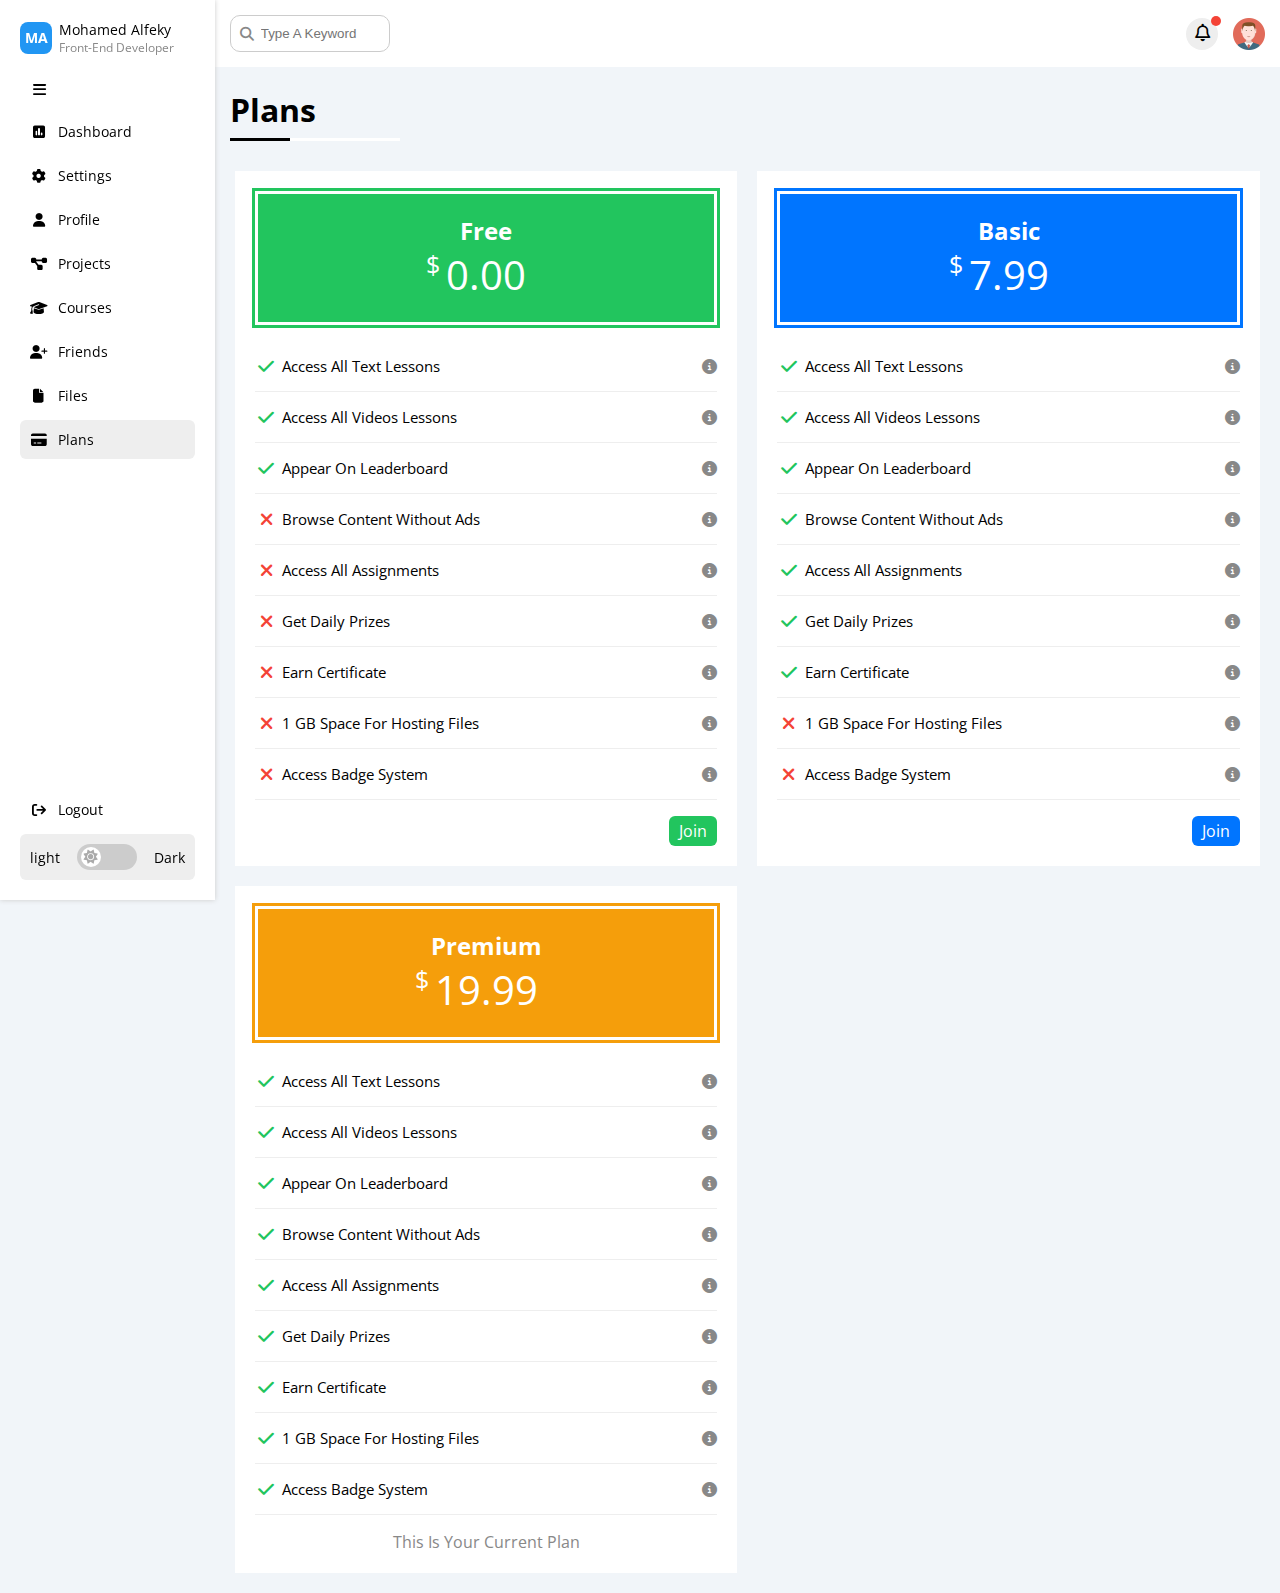
<file: plans.html>
<!DOCTYPE html>
<html lang="en">
  <head>
    <meta charset="UTF-8" />
    <meta http-equiv="X-UA-Compatible" content="IE=edge" />
    <meta name="viewport" content="width=device-width, initial-scale=1.0" />
    <title>Plans</title>
    <link rel="stylesheet" href="css/all.min.css" />
    <link rel="stylesheet" href="css/framework.css" />
    <link rel="stylesheet" href="css/main.css" />
    <link rel="stylesheet" href="css/dark-mode.css" />
    <link rel="preconnect" href="https://fonts.googleapis.com" />
    <link rel="preconnect" href="https://fonts.gstatic.com" crossorigin />
    <link
      href="https://fonts.googleapis.com/css2?family=Open+Sans:wght@300;500&#038;display=swap"
      rel="stylesheet"
    />
  </head>
  <body>
    <div class="page d-flex">
      <!-- Start Sidebar -->
      <div
        class="sidebar bg-white p-20 w-250 h-100vh p-sticky top-0 bs-5-ccc d-flex fd-c"
      >
        <div class="side-head d-flex align-center">
          <span
            class="logo bg-lightBlue c-white w-32 h-32 txt-c fs-14 fw-bold rad-8 lh-32 d-block mr-7"
            >MA</span
          >
          <div class="info">
            <span class="d-block fs-14">Mohamed Alfeky</span>
            <span class="d-block fs-12 c-grey">Front-End Developer</span>
          </div>
        </div>
        <ul class="top flex-1">
          <li>
            <div
              class="toggle-sidebar d-flex align-center cursor-pointer w-fit fs-15 c-black rad-6 p-10 mb-5 hide-mobile"
            >
              <i class="fa-solid fa-bars fa-fw"></i>
            </div>
          </li>
          <li>
            <a
              class="d-flex align-center fs-14 c-black rad-6 p-10 mb-5 p-relative"
              href="dashboard.html"
            >
              <i class="fa-solid fa-square-poll-vertical fa-fw"></i>
              <span class="fs-14 ml-10">Dashboard</span>
            </a>
          </li>
          <li>
            <a
              class="d-flex align-center fs-14 c-black rad-6 p-10 mb-5 p-relative"
              href="settings.html"
            >
              <i class="fa-solid fa-gear fa-fw"></i>
              <span class="fs-14 ml-10">Settings</span>
            </a>
          </li>
          <li>
            <a
              class="d-flex align-center fs-14 c-black rad-6 p-10 mb-5 p-relative"
              href="profile.html"
            >
              <i class="fa-solid fa-user fa-fw"></i>
              <span class="fs-14 ml-10">Profile</span>
            </a>
          </li>
          <li>
            <a
              class="d-flex align-center fs-14 c-black rad-6 p-10 mb-5 p-relative"
              href="projects.html"
            >
              <i class="fa-solid fa-diagram-project fa-fw"></i>
              <span class="fs-14 ml-10">Projects</span>
            </a>
          </li>
          <li>
            <a
              class="d-flex align-center fs-14 c-black rad-6 p-10 mb-5 p-relative"
              href="courses.html"
            >
              <i class="fa-solid fa-graduation-cap fa-fw"></i>
              <span class="fs-14 ml-10">Courses</span>
            </a>
          </li>
          <li>
            <a
              class="d-flex align-center fs-14 c-black rad-6 p-10 mb-5 p-relative"
              href="friends.html"
            >
              <i class="fa-solid fa-user-plus fa-fw"></i>
              <span class="fs-14 ml-10">Friends</span>
            </a>
          </li>
          <li>
            <a
              class="d-flex align-center fs-14 c-black rad-6 p-10 mb-5 p-relative"
              href="files.html"
            >
              <i class="fa-solid fa-file fa-fw"></i>
              <span class="fs-14 ml-10">Files</span>
            </a>
          </li>
          <li>
            <a
              class="active d-flex align-center fs-14 c-black rad-6 p-10 mb-5 p-relative"
              href="plans.html"
            >
              <i class="fa-solid fa-credit-card fa-fw"></i>
              <span class="fs-14 ml-10">Plans</span>
            </a>
          </li>
        </ul>
        <ul class="bottom m-0">
          <li>
            <a
              class="d-flex align-center fs-14 c-black rad-6 p-10 mb-5 p-relative"
              href="index.html"
            >
              <i class="fa-solid fa-arrow-right-from-bracket fa-fw"></i>
              <span class="fs-14 ml-10">Logout</span>
            </a>
          </li>
          <li
            class="theme active d-flex align-center space-between fs-14 c-black rad-6 p-10 cursor-pointer"
          >
            <span class="select-none theme-state">light</span>
            <div
              class="toggle-mode bg-ccc w-60 h-26 rad-16 p-relative td-0_4 cursor-pointer"
            ></div>
            <span class="select-none theme-state">Dark</span>
          </li>
        </ul>
      </div>
      <!-- End Sidebar -->
      <div class="content w-full overflow-hidden">
        <!-- Start Head -->
        <div class="head bg-white p-15 between-flex">
          <div class="toggle-sidebar cursor-pointer hide-lage">
            <i class="fa-solid fa-bars fa-fw"></i>
          </div>
          <div class="search p-relative">
            <input
              class="p-10 border-ccc rad-10 pl-30 w-160"
              type="search"
              placeholder="Type A Keyword"
            />
            <i
              class="fa-solid fa-magnifying-glass p-absolute fw-900 top-half left-10 fs-14"
            ></i>
          </div>
          <div class="icons d-flex align-center">
            <div
              class="notifications p-relative w-32 h-32 rad-half center-flex bg-eee fs-14"
            >
              <i
                class="fa-regular fa-bell fa-lg w-full h-full cursor-pointer center-flex"
              ></i>
              <span class="red-circle"></span>
              <ul
                class="notification-list bg-white p-10 m-0 rad-10 border-eee bs-10-ccc p-absolute right-m15 z-3000 top-43 w-340 h-460 flowY-auto d-none"
              ></ul>
            </div>
            <img
              src="imgs/avatar.png"
              alt="avatar"
              class="cursor-pointer w-32 h-32 ml-15"
            />
          </div>
        </div>
        <!-- End Head -->
        <h1 class="p-relative mb-40 ml-15">Plans</h1>
        <div class="plans-page d-grid m-20 gap-20">
          <!-- Start Plan -->
          <div class="plan green bg-white p-20">
            <div class="top bg-green txt-c p-20 c-white">
              <h2 class="m-0">Free</h2>
              <div class="price p-relative fs-40 w-fit m-auto">
                <span class="p-absolute top-0 fs-25">$</span>0.00
              </div>
            </div>
            <ul>
              <li class="d-flex align-center fs-15 bb-eee">
                <i class="fa-solid fa-check fa-fw fs-18 mr-5 yes c-green"></i>
                <span>Access All Text Lessons</span>
                <i
                  class="fa-solid fa-circle-info c-green ml-auto cursor-pointer c-grey help"
                ></i>
              </li>
              <li class="d-flex align-center fs-15 bb-eee">
                <i class="fa-solid fa-check fa-fw fs-18 mr-5 yes c-green"></i>
                <span>Access All Videos Lessons</span>
                <i
                  class="fa-solid fa-circle-info ml-auto cursor-pointer c-grey help"
                ></i>
              </li>
              <li class="d-flex align-center fs-15 bb-eee">
                <i class="fa-solid fa-check fa-fw fs-18 mr-5 yes c-green"></i>
                <span>Appear On Leaderboard</span>
                <i
                  class="fa-solid fa-circle-info ml-auto cursor-pointer c-grey help"
                ></i>
              </li>
              <li class="d-flex align-center fs-15 bb-eee">
                <i class="fa-solid fa-xmark fa-fw fs-18 mr-5 c-red"></i>
                <span>Browse Content Without Ads</span>
                <i
                  class="fa-solid fa-circle-info ml-auto cursor-pointer c-grey help"
                ></i>
              </li>
              <li class="d-flex align-center fs-15 bb-eee">
                <i class="fa-solid fa-xmark fa-fw fs-18 mr-5 c-red"></i>
                <span>Access All Assignments</span>
                <i
                  class="fa-solid fa-circle-info ml-auto cursor-pointer c-grey help"
                ></i>
              </li>
              <li class="d-flex align-center fs-15 bb-eee">
                <i class="fa-solid fa-xmark fa-fw fs-18 mr-5 c-red"></i>
                <span>Get Daily Prizes</span>
                <i
                  class="fa-solid fa-circle-info ml-auto cursor-pointer c-grey help"
                ></i>
              </li>
              <li class="d-flex align-center fs-15 bb-eee">
                <i class="fa-solid fa-xmark fa-fw fs-18 mr-5 c-red"></i>
                <span>Earn Certificate</span>
                <i
                  class="fa-solid fa-circle-info ml-auto cursor-pointer c-grey help"
                ></i>
              </li>
              <li class="d-flex align-center fs-15 bb-eee">
                <i class="fa-solid fa-xmark fa-fw fs-18 mr-5 c-red"></i>
                <span>1 GB Space For Hosting Files</span>
                <i
                  class="fa-solid fa-circle-info ml-auto cursor-pointer c-grey help"
                ></i>
              </li>
              <li class="d-flex align-center fs-15 bb-eee">
                <i class="fa-solid fa-xmark fa-fw fs-18 mr-5 c-red"></i>
                <span>Access Badge System</span>
                <i
                  class="fa-solid fa-circle-info ml-auto cursor-pointer c-grey help"
                ></i>
              </li>
            </ul>
            <a href="#" class="btn-shape bg-green c-white d-block ml-auto w-fit"
              >Join</a
            >
          </div>
          <!-- End Plan -->
          <!-- Start Plan -->
          <div class="plan blue bg-white p-20">
            <div class="top bg-blue txt-c p-20">
              <h2 class="m-0 c-white">Basic</h2>
              <div class="price c-white p-relative fs-40 w-fit m-auto">
                <span class="p-absolute top-0 fs-25">$</span>7.99
              </div>
            </div>
            <ul class="list-none p-0">
              <li class="d-flex align-center fs-15 bb-eee">
                <i class="fa-solid fa-check fa-fw fs-18 mr-5 yes c-green"></i>
                <span>Access All Text Lessons</span>
                <i
                  class="fa-solid fa-circle-info ml-auto cursor-pointer c-grey help"
                ></i>
              </li>
              <li class="d-flex align-center fs-15 bb-eee">
                <i class="fa-solid fa-check fa-fw fs-18 mr-5 yes c-green"></i>
                <span>Access All Videos Lessons</span>
                <i
                  class="fa-solid fa-circle-info ml-auto cursor-pointer c-grey help"
                ></i>
              </li>
              <li class="d-flex align-center fs-15 bb-eee">
                <i class="fa-solid fa-check fa-fw fs-18 mr-5 yes c-green"></i>
                <span>Appear On Leaderboard</span>
                <i
                  class="fa-solid fa-circle-info ml-auto cursor-pointer c-grey help"
                ></i>
              </li>
              <li class="d-flex align-center fs-15 bb-eee">
                <i class="fa-solid fa-check fa-fw fs-18 mr-5 yes c-green"></i>
                <span>Browse Content Without Ads</span>
                <i
                  class="fa-solid fa-circle-info ml-auto cursor-pointer c-grey help"
                ></i>
              </li>
              <li class="d-flex align-center fs-15 bb-eee">
                <i class="fa-solid fa-check fa-fw fs-18 mr-5 yes c-green"></i>
                <span>Access All Assignments</span>
                <i
                  class="fa-solid fa-circle-info ml-auto cursor-pointer c-grey help"
                ></i>
              </li>
              <li class="d-flex align-center fs-15 bb-eee">
                <i class="fa-solid fa-check fa-fw fs-18 mr-5 yes c-green"></i>
                <span>Get Daily Prizes</span>
                <i
                  class="fa-solid fa-circle-info ml-auto cursor-pointer c-grey help"
                ></i>
              </li>
              <li class="d-flex align-center fs-15 bb-eee">
                <i class="fa-solid fa-check fa-fw fs-18 mr-5 yes c-green"></i>
                <span>Earn Certificate</span>
                <i
                  class="fa-solid fa-circle-info ml-auto cursor-pointer c-grey help"
                ></i>
              </li>
              <li class="d-flex align-center fs-15 bb-eee">
                <i class="fa-solid fa-xmark fa-fw fs-18 mr-5 c-red"></i>
                <span>1 GB Space For Hosting Files</span>
                <i
                  class="fa-solid fa-circle-info ml-auto cursor-pointer c-grey help"
                ></i>
              </li>
              <li class="d-flex align-center fs-15 bb-eee">
                <i class="fa-solid fa-xmark fa-fw fs-18 mr-5 c-red"></i>
                <span>Access Badge System</span>
                <i
                  class="fa-solid fa-circle-info ml-auto cursor-pointer c-grey help"
                ></i>
              </li>
            </ul>
            <a href="#" class="btn-shape bg-blue c-white d-block ml-auto w-fit"
              >Join</a
            >
          </div>
          <!-- End Plan -->
          <!-- Start Plan -->
          <div class="plan orange bg-white p-20">
            <div class="top bg-orange txt-c p-20">
              <h2 class="m-0 c-white">Premium</h2>
              <div class="price c-white p-relative fs-40 w-fit m-auto">
                <span class="p-absolute top-0 fs-25">$</span>19.99
              </div>
            </div>
            <ul class="list-none p-0">
              <li class="d-flex align-center fs-15 bb-eee">
                <i
                  class="fa-solid fa-check fa-fw fs-18 mr-5 fs-18 mr-5 yes c-green"
                ></i>
                <span>Access All Text Lessons</span>
                <i
                  class="fa-solid fa-circle-info ml-auto cursor-pointer c-grey help"
                ></i>
              </li>
              <li class="d-flex align-center fs-15 bb-eee">
                <i
                  class="fa-solid fa-check fa-fw fs-18 mr-5 fs-18 mr-5 yes c-green"
                ></i>
                <span>Access All Videos Lessons</span>
                <i
                  class="fa-solid fa-circle-info ml-auto cursor-pointer c-grey help"
                ></i>
              </li>
              <li class="d-flex align-center fs-15 bb-eee">
                <i
                  class="fa-solid fa-check fa-fw fs-18 mr-5 fs-18 mr-5 yes c-green"
                ></i>
                <span>Appear On Leaderboard</span>
                <i
                  class="fa-solid fa-circle-info ml-auto cursor-pointer c-grey help"
                ></i>
              </li>
              <li class="d-flex align-center fs-15 bb-eee">
                <i class="fa-solid fa-check fa-fw fs-18 mr-5 yes c-green"></i>
                <span>Browse Content Without Ads</span>
                <i
                  class="fa-solid fa-circle-info ml-auto cursor-pointer c-grey help"
                ></i>
              </li>
              <li class="d-flex align-center fs-15 bb-eee">
                <i class="fa-solid fa-check fa-fw fs-18 mr-5 yes c-green"></i>
                <span>Access All Assignments</span>
                <i
                  class="fa-solid fa-circle-info ml-auto cursor-pointer c-grey help"
                ></i>
              </li>
              <li class="d-flex align-center fs-15 bb-eee">
                <i class="fa-solid fa-check fa-fw fs-18 mr-5 yes c-green"></i>
                <span>Get Daily Prizes</span>
                <i
                  class="fa-solid fa-circle-info ml-auto cursor-pointer c-grey help"
                ></i>
              </li>
              <li class="d-flex align-center fs-15 bb-eee">
                <i class="fa-solid fa-check fa-fw fs-18 mr-5 yes c-green"></i>
                <span>Earn Certificate</span>
                <i
                  class="fa-solid fa-circle-info ml-auto cursor-pointer c-grey help"
                ></i>
              </li>
              <li class="d-flex align-center fs-15 bb-eee">
                <i class="fa-solid fa-check fa-fw fs-18 mr-5 yes c-green"></i>
                <span>1 GB Space For Hosting Files</span>
                <i
                  class="fa-solid fa-circle-info ml-auto cursor-pointer c-grey help"
                ></i>
              </li>
              <li class="d-flex align-center fs-15 bb-eee">
                <i class="fa-solid fa-check fa-fw fs-18 mr-5 yes c-green"></i>
                <span>Access Badge System</span>
                <i
                  class="fa-solid fa-circle-info ml-auto cursor-pointer c-grey help"
                ></i>
              </li>
            </ul>
            <div class="join">
              <p class="c-grey m-0 txt-c">This Is Your Current Plan</p>
            </div>
            <!-- <p class="c-grey m-0 txt-c">This Is Your Current Plan</p> -->
          </div>
          <!-- End Plan -->
        </div>
      </div>
    </div>
    <script src="JS/main.js"></script>
  </body>
</html>
</file>
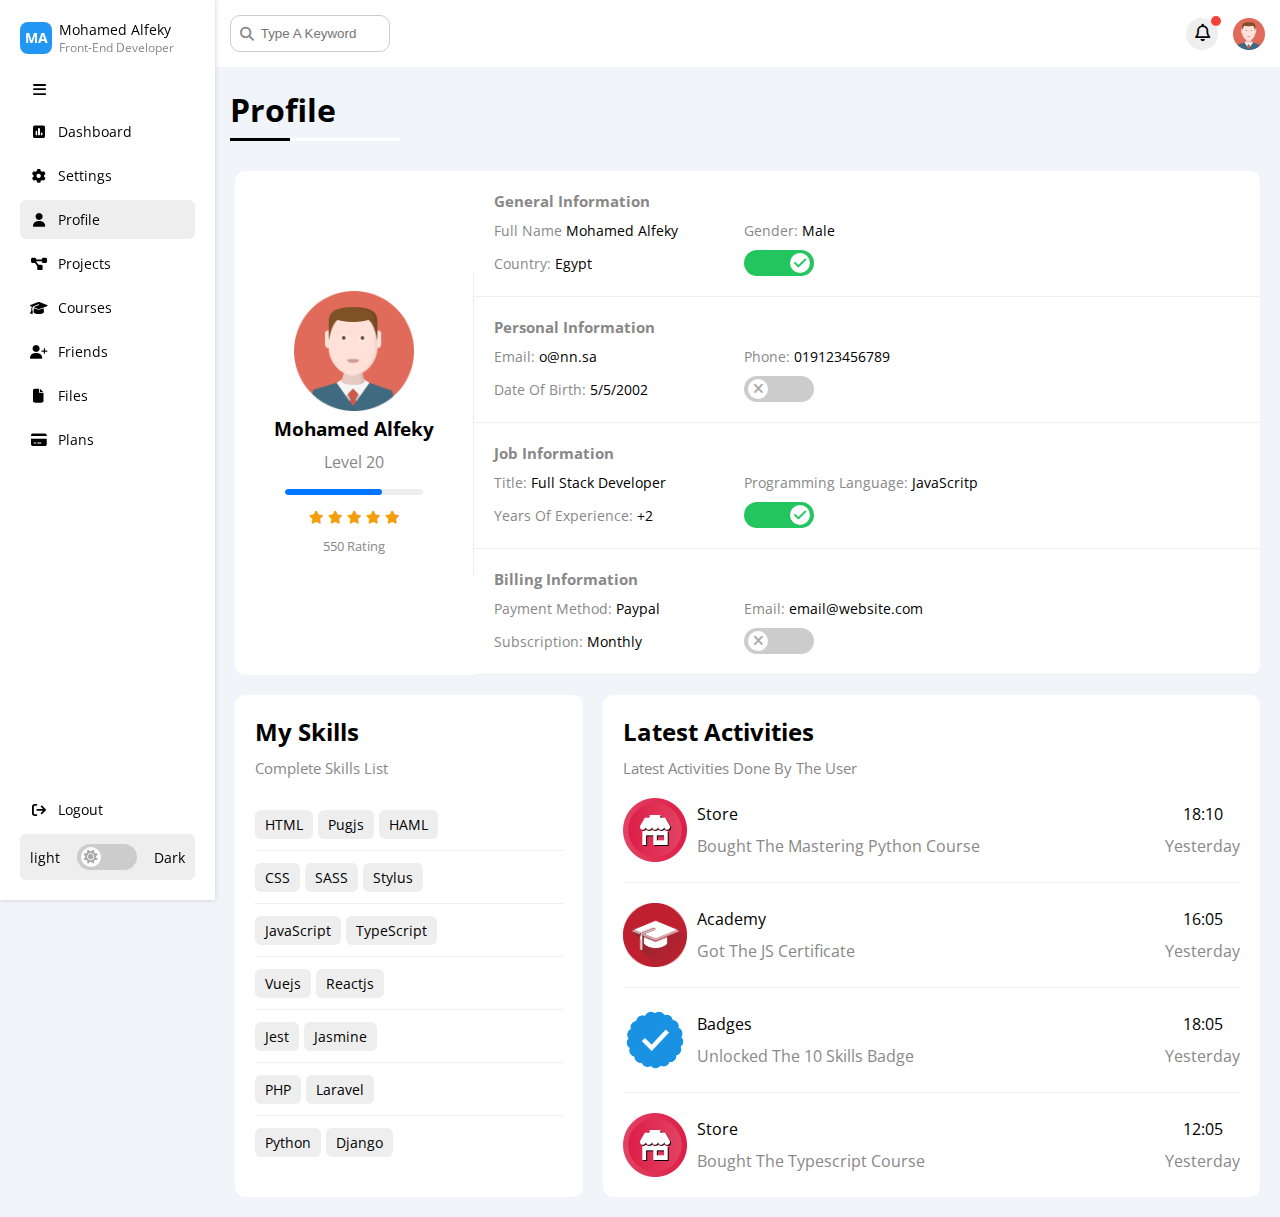
<file: profile.html>
<!DOCTYPE html>
<html lang="en">
  <head>
    <meta charset="UTF-8" />
    <meta http-equiv="X-UA-Compatible" content="IE=edge" />
    <meta name="viewport" content="width=device-width, initial-scale=1.0" />
    <title>Profile</title>
    <link rel="stylesheet" href="css/all.min.css" />
    <link rel="stylesheet" href="css/framework.css" />
    <link rel="stylesheet" href="css/main.css" />
    <link rel="stylesheet" href="css/dark-mode.css" />
    <link rel="preconnect" href="https://fonts.googleapis.com" />
    <link rel="preconnect" href="https://fonts.gstatic.com" crossorigin />
    <link
      href="https://fonts.googleapis.com/css2?family=Open+Sans:wght@300;500&#038;display=swap"
      rel="stylesheet"
    />
  </head>
  <body data-theme="light">
    <div class="page d-flex">
      <!-- Start Sidebar -->
      <div
        class="sidebar bg-white p-20 w-250 h-100vh p-sticky top-0 bs-5-ccc d-flex fd-c"
      >
        <div class="side-head d-flex align-center">
          <span
            class="logo bg-lightBlue c-white w-32 h-32 txt-c fs-14 fw-bold rad-8 lh-32 d-block mr-7"
            >MA</span
          >
          <div class="info">
            <span class="d-block fs-14">Mohamed Alfeky</span>
            <span class="d-block fs-12 c-grey">Front-End Developer</span>
          </div>
        </div>
        <ul class="top flex-1">
          <li>
            <div
              class="toggle-sidebar d-flex align-center cursor-pointer w-fit fs-15 c-black rad-6 p-10 mb-5 hide-mobile"
            >
              <i class="fa-solid fa-bars fa-fw"></i>
            </div>
          </li>
          <li>
            <a
              class="d-flex align-center fs-14 c-black rad-6 p-10 mb-5 p-relative"
              href="dashboard.html"
            >
              <i class="fa-solid fa-square-poll-vertical fa-fw"></i>
              <span class="fs-14 ml-10">Dashboard</span>
            </a>
          </li>
          <li>
            <a
              class="d-flex align-center fs-14 c-black rad-6 p-10 mb-5 p-relative"
              href="settings.html"
            >
              <i class="fa-solid fa-gear fa-fw"></i>
              <span class="fs-14 ml-10">Settings</span>
            </a>
          </li>
          <li>
            <a
              class="active d-flex align-center fs-14 c-black rad-6 p-10 mb-5 p-relative"
              href="profile.html"
            >
              <i class="fa-solid fa-user fa-fw"></i>
              <span class="fs-14 ml-10">Profile</span>
            </a>
          </li>
          <li>
            <a
              class="d-flex align-center fs-14 c-black rad-6 p-10 mb-5 p-relative"
              href="projects.html"
            >
              <i class="fa-solid fa-diagram-project fa-fw"></i>
              <span class="fs-14 ml-10">Projects</span>
            </a>
          </li>
          <li>
            <a
              class="d-flex align-center fs-14 c-black rad-6 p-10 mb-5 p-relative"
              href="courses.html"
            >
              <i class="fa-solid fa-graduation-cap fa-fw"></i>
              <span class="fs-14 ml-10">Courses</span>
            </a>
          </li>
          <li>
            <a
              class="d-flex align-center fs-14 c-black rad-6 p-10 mb-5 p-relative"
              href="friends.html"
            >
              <i class="fa-solid fa-user-plus fa-fw"></i>
              <span class="fs-14 ml-10">Friends</span>
            </a>
          </li>
          <li>
            <a
              class="d-flex align-center fs-14 c-black rad-6 p-10 mb-5 p-relative"
              href="files.html"
            >
              <i class="fa-solid fa-file fa-fw"></i>
              <span class="fs-14 ml-10">Files</span>
            </a>
          </li>
          <li>
            <a
              class="d-flex align-center fs-14 c-black rad-6 p-10 mb-5 p-relative"
              href="plans.html"
            >
              <i class="fa-solid fa-credit-card fa-fw"></i>
              <span class="fs-14 ml-10">Plans</span>
            </a>
          </li>
        </ul>
        <ul class="bottom m-0">
          <li>
            <a
              class="d-flex align-center fs-14 c-black rad-6 p-10 mb-5 p-relative"
              href="index.html"
            >
              <i class="fa-solid fa-arrow-right-from-bracket fa-fw"></i>
              <span class="fs-14 ml-10">Logout</span>
            </a>
          </li>
          <li
            class="theme active d-flex align-center space-between fs-14 c-black rad-6 p-10 cursor-pointer"
          >
            <span class="select-none theme-state">light</span>
            <div
              class="toggle-mode bg-ccc w-60 h-26 rad-16 p-relative td-0_4 cursor-pointer"
            ></div>
            <span class="select-none theme-state">Dark</span>
          </li>
        </ul>
      </div>
      <!-- End Sidebar -->
      <div class="content w-full overflow-hidden">
        <!-- Start Head -->
        <div class="head bg-white p-15 between-flex">
          <div class="toggle-sidebar cursor-pointer hide-lage">
            <i class="fa-solid fa-bars fa-fw"></i>
          </div>
          <div class="search p-relative">
            <input
              class="p-10 border-ccc rad-10 pl-30 w-160"
              type="search"
              placeholder="Type A Keyword"
            />
            <i
              class="fa-solid fa-magnifying-glass p-absolute fw-900 top-half left-10 fs-14"
            ></i>
          </div>
          <div class="icons d-flex align-center">
            <div
              class="notifications p-relative w-32 h-32 rad-half center-flex bg-eee fs-14"
            >
              <i
                class="fa-regular fa-bell fa-lg w-full h-full cursor-pointer center-flex"
              ></i>
              <span class="red-circle"></span>
              <ul
                class="notification-list bg-white p-10 m-0 rad-10 border-eee bs-10-ccc p-absolute right-m15 z-3000 top-43 w-340 h-460 flowY-auto d-none"
              ></ul>
            </div>
            <img
              src="imgs/avatar.png"
              alt="avatar"
              class="cursor-pointer w-32 h-32 ml-15"
            />
          </div>
        </div>
        <!-- End Head -->
        <!-- to Here -->
        <h1 class="p-relative mb-40 ml-15">Profile</h1>
        <div class="profile-page m-20">
          <div class="overview bg-white rad-10 d-flex align-center">
            <div class="avatar-box p-20 txt-c w-300">
              <img src="imgs/avatar.png" alt="" class="w-120 h-120" />
              <h3 class="m-0">Mohamed Alfeky</h3>
              <p class="c-grey mt-10">Level 20</p>
              <div
                class="level rad-6 bg-eee p-relative h-6 overflow-hidden m-auto"
              >
                <span
                  style="width: 70%"
                  class="p-absolute top-0 left-0 h-full bg-blue rad-6"
                ></span>
              </div>
              <div class="rating mt-10 mb-10">
                <i class="fa-solid fa-star c-orange fs-13"></i>
                <i class="fa-solid fa-star c-orange fs-13"></i>
                <i class="fa-solid fa-star c-orange fs-13"></i>
                <i class="fa-solid fa-star c-orange fs-13"></i>
                <i class="fa-solid fa-star c-orange fs-13"></i>
              </div>
              <p class="c-grey m-0 fs-13">550 Rating</p>
            </div>
            <div class="info-box w-full txt-c-mobile">
              <!-- Start Information Row -->
              <div class="box p-20 d-flex align-center f-wrap bb-eee td-0_3">
                <h4 class="c-grey fs-15 m-0 w-full">General Information</h4>
                <div class="fs-14">
                  <span class="c-grey">Full Name</span>
                  <span>Mohamed Alfeky</span>
                </div>
                <div class="fs-14">
                  <span class="c-grey">Gender:</span>
                  <span>Male</span>
                </div>
                <div class="fs-14">
                  <span class="c-grey">Country:</span>
                  <span>Egypt</span>
                </div>
                <div class="fs-14">
                  <label>
                    <input type="checkbox" class="toggle-checkbox" checked />
                    <div class="toggle-switch"></div>
                  </label>
                </div>
              </div>
              <!-- End Information Row -->
              <!-- Start Information Row -->
              <div class="box p-20 d-flex align-center f-wrap bb-eee td-0_3">
                <h4 class="c-grey w-full fs-15 m-0">Personal Information</h4>
                <div class="fs-14">
                  <span class="c-grey">Email:</span>
                  <span>o@nn.sa</span>
                </div>
                <div class="fs-14">
                  <span class="c-grey">Phone:</span>
                  <span>019123456789</span>
                </div>
                <div class="fs-14">
                  <span class="c-grey">Date Of Birth:</span>
                  <span>5/5/2002</span>
                </div>
                <div class="fs-14">
                  <label>
                    <input class="toggle-checkbox" type="checkbox" />
                    <div class="toggle-switch"></div>
                  </label>
                </div>
              </div>
              <!-- End Information Row -->
              <!-- Start Information Row -->
              <div class="box p-20 d-flex align-center f-wrap bb-eee td-0_3">
                <h4 class="c-grey w-full fs-15 m-0">Job Information</h4>
                <div class="fs-14">
                  <span class="c-grey">Title:</span>
                  <span>Full Stack Developer</span>
                </div>
                <div class="fs-14">
                  <span class="c-grey">Programming Language:</span>
                  <span>JavaScritp</span>
                </div>
                <div class="fs-14">
                  <span class="c-grey">Years Of Experience:</span>
                  <span>+2</span>
                </div>
                <div class="fs-14">
                  <label>
                    <input class="toggle-checkbox" type="checkbox" checked />
                    <div class="toggle-switch"></div>
                  </label>
                </div>
              </div>
              <!-- End Information Row -->
              <!-- Start Information Row -->
              <div class="box p-20 d-flex align-center f-wrap bb-eee td-0_3">
                <h4 class="c-grey w-full fs-15 m-0">Billing Information</h4>
                <div class="fs-14">
                  <span class="c-grey">Payment Method:</span>
                  <span>Paypal</span>
                </div>
                <div class="fs-14">
                  <span class="c-grey">Email:</span>
                  <span>email@website.com</span>
                </div>
                <div class="fs-14">
                  <span class="c-grey">Subscription:</span>
                  <span>Monthly</span>
                </div>
                <div class="fs-14">
                  <label>
                    <input class="toggle-checkbox" type="checkbox" />
                    <div class="toggle-switch"></div>
                  </label>
                </div>
              </div>
            </div>
          </div>
          <!-- End Information Row -->
          <!-- Start Other Data -->
          <div class="other-data d-flex gap-20">
            <div class="skills-card p-20 bg-white rad-10 mt-20 flex-1">
              <h2 class="mt-0 mb-10">My Skills</h2>
              <p class="mt-0 mb-20 c-grey fs-15">Complete Skills List</p>
              <ul class="m-0 txt-c-mobile">
                <li class="bb-eee">
                  <span class="bg-eee rad-6 fs-14 mr-5">HTML</span
                  ><span class="bg-eee rad-6 fs-14 mr-5">Pugjs</span
                  ><span class="bg-eee rad-6 fs-14">HAML</span>
                </li>
                <li class="bb-eee">
                  <span class="bg-eee rad-6 fs-14 mr-5">CSS</span
                  ><span class="bg-eee rad-6 fs-14 mr-5">SASS</span
                  ><span class="bg-eee rad-6 fs-14">Stylus</span>
                </li>
                <li class="bb-eee">
                  <span class="bg-eee rad-6 fs-14 mr-5">JavaScript</span
                  ><span class="bg-eee rad-6 fs-14">TypeScript</span>
                </li>
                <li class="bb-eee">
                  <span class="bg-eee rad-6 fs-14 mr-5">Vuejs</span
                  ><span class="bg-eee rad-6 fs-14">Reactjs</span>
                </li>
                <li class="bb-eee">
                  <span class="bg-eee rad-6 fs-14 mr-5">Jest</span
                  ><span class="bg-eee rad-6 fs-14">Jasmine</span>
                </li>
                <li class="bb-eee">
                  <span class="bg-eee rad-6 fs-14 mr-5">PHP</span
                  ><span class="bg-eee rad-6 fs-14">Laravel</span>
                </li>
                <li>
                  <span class="bg-eee rad-6 fs-14 mr-5">Python</span
                  ><span class="bg-eee rad-6 fs-14">Django</span>
                </li>
              </ul>
            </div>
            <div class="activities p-20 bg-white rad-10 mt-20 flex-2">
              <h2 class="mt-0 mb-10">Latest Activities</h2>
              <p class="mt-0 mb-20 c-grey fs-15">
                Latest Activities Done By The User
              </p>
              <div
                class="activity d-flex align-center txt-c-mobile bb-eee pb-20 mb-20"
              >
                <img
                  src="imgs/activity-01.png"
                  alt=""
                  class="w-64 h-64 mr-10"
                />
                <div class="info flex-1">
                  <span class="d-block mb-10">Store</span>
                  <span class="c-grey">Bought The Mastering Python Course</span>
                </div>
                <div class="date txt-c">
                  <span class="d-block mb-10">18:10</span>
                  <span class="c-grey">Yesterday</span>
                </div>
              </div>
              <div
                class="activity d-flex align-center txt-c-mobile bb-eee pb-20 mb-20"
              >
                <img
                  src="imgs/activity-02.png"
                  alt=""
                  class="w-64 h-64 mr-10"
                />
                <div class="info flex-1">
                  <span class="d-block mb-10">Academy</span>
                  <span class="c-grey">Got The JS Certificate</span>
                </div>
                <div class="date txt-c">
                  <span class="d-block mb-10">16:05</span>
                  <span class="c-grey">Yesterday</span>
                </div>
              </div>
              <div
                class="activity d-flex align-center txt-c-mobile bb-eee pb-20 mb-20"
              >
                <img
                  src="imgs/activity-03.png"
                  alt=""
                  class="w-64 h-64 mr-10"
                />
                <div class="info flex-1">
                  <span class="d-block mb-10">Badges</span>
                  <span class="c-grey">Unlocked The 10 Skills Badge</span>
                </div>
                <div class="date txt-c">
                  <span class="d-block mb-10">18:05</span>
                  <span class="c-grey">Yesterday</span>
                </div>
              </div>
              <div class="activity d-flex align-center txt-c-mobile">
                <img
                  src="imgs/activity-01.png"
                  alt=""
                  class="w-64 h-64 mr-10"
                />
                <div class="info flex-1">
                  <span class="d-block mb-10">Store</span>
                  <span class="c-grey">Bought The Typescript Course</span>
                </div>
                <div class="date txt-c">
                  <span class="d-block mb-10">12:05</span>
                  <span class="c-grey">Yesterday</span>
                </div>
              </div>
            </div>
          </div>
          <!-- End Other Data -->
        </div>
      </div>
    </div>
    <script src="JS/main.js"></script>
  </body>
</html>
</file>
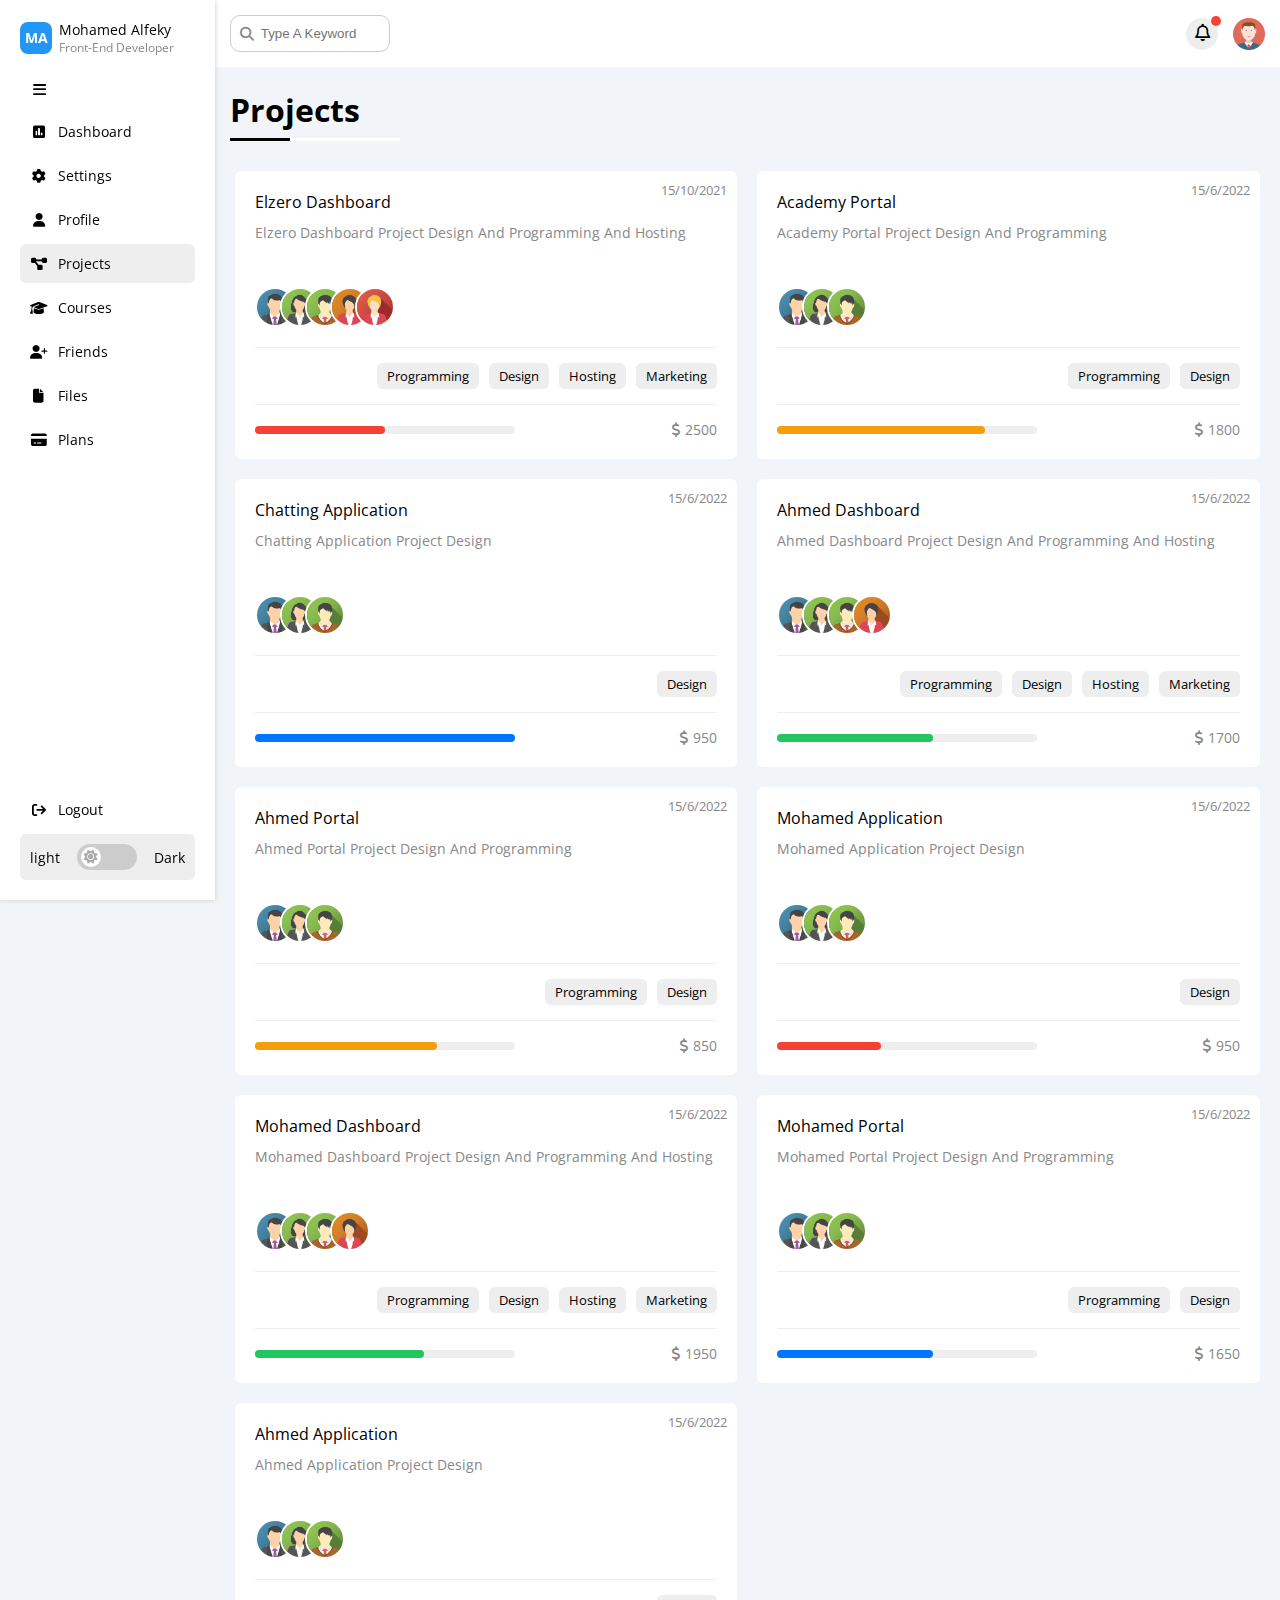
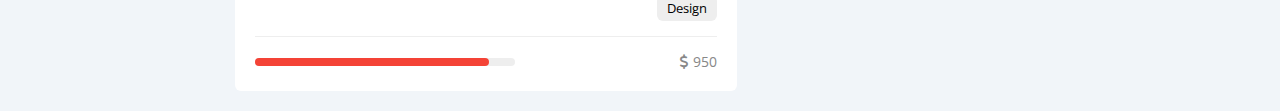
<file: projects.html>
<!DOCTYPE html>
<html lang="en">
  <head>
    <meta charset="UTF-8" />
    <meta http-equiv="X-UA-Compatible" content="IE=edge" />
    <meta name="viewport" content="width=device-width, initial-scale=1.0" />
    <title>Projects</title>
    <link rel="stylesheet" href="css/all.min.css" />
    <link rel="stylesheet" href="css/framework.css" />
    <link rel="stylesheet" href="css/main.css" />
    <link rel="stylesheet" href="css/dark-mode.css" />
    <link rel="preconnect" href="https://fonts.googleapis.com" />
    <link rel="preconnect" href="https://fonts.gstatic.com" crossorigin />
    <link
      href="https://fonts.googleapis.com/css2?family=Open+Sans:wght@300;500&#038;display=swap"
      rel="stylesheet"
    />
  </head>

  <body>
    <div class="page d-flex">
      <!-- Start Sidebar -->
      <div
        class="sidebar bg-white p-20 w-250 h-100vh p-sticky top-0 bs-5-ccc d-flex fd-c"
      >
        <div class="side-head d-flex align-center">
          <span
            class="logo bg-lightBlue c-white w-32 h-32 txt-c fs-14 fw-bold rad-8 lh-32 d-block mr-7"
            >MA</span
          >
          <div class="info">
            <span class="d-block fs-14">Mohamed Alfeky</span>
            <span class="d-block fs-12 c-grey">Front-End Developer</span>
          </div>
        </div>
        <ul class="top flex-1">
          <li>
            <div
              class="toggle-sidebar d-flex align-center cursor-pointer w-fit fs-15 c-black rad-6 p-10 mb-5 hide-mobile"
            >
              <i class="fa-solid fa-bars fa-fw"></i>
            </div>
          </li>
          <li>
            <a
              class="d-flex align-center fs-14 c-black rad-6 p-10 mb-5 p-relative"
              href="dashboard.html"
            >
              <i class="fa-solid fa-square-poll-vertical fa-fw"></i>
              <span class="fs-14 ml-10">Dashboard</span>
            </a>
          </li>
          <li>
            <a
              class="d-flex align-center fs-14 c-black rad-6 p-10 mb-5 p-relative"
              href="settings.html"
            >
              <i class="fa-solid fa-gear fa-fw"></i>
              <span class="fs-14 ml-10">Settings</span>
            </a>
          </li>
          <li>
            <a
              class="d-flex align-center fs-14 c-black rad-6 p-10 mb-5 p-relative"
              href="profile.html"
            >
              <i class="fa-solid fa-user fa-fw"></i>
              <span class="fs-14 ml-10">Profile</span>
            </a>
          </li>
          <li>
            <a
              class="active d-flex align-center fs-14 c-black rad-6 p-10 mb-5 p-relative"
              href="projects.html"
            >
              <i class="fa-solid fa-diagram-project fa-fw"></i>
              <span class="fs-14 ml-10">Projects</span>
            </a>
          </li>
          <li>
            <a
              class="d-flex align-center fs-14 c-black rad-6 p-10 mb-5 p-relative"
              href="courses.html"
            >
              <i class="fa-solid fa-graduation-cap fa-fw"></i>
              <span class="fs-14 ml-10">Courses</span>
            </a>
          </li>
          <li>
            <a
              class="d-flex align-center fs-14 c-black rad-6 p-10 mb-5 p-relative"
              href="friends.html"
            >
              <i class="fa-solid fa-user-plus fa-fw"></i>
              <span class="fs-14 ml-10">Friends</span>
            </a>
          </li>
          <li>
            <a
              class="d-flex align-center fs-14 c-black rad-6 p-10 mb-5 p-relative"
              href="files.html"
            >
              <i class="fa-solid fa-file fa-fw"></i>
              <span class="fs-14 ml-10">Files</span>
            </a>
          </li>
          <li>
            <a
              class="d-flex align-center fs-14 c-black rad-6 p-10 mb-5 p-relative"
              href="plans.html"
            >
              <i class="fa-solid fa-credit-card fa-fw"></i>
              <span class="fs-14 ml-10">Plans</span>
            </a>
          </li>
        </ul>
        <ul class="bottom m-0">
          <li>
            <a
              class="d-flex align-center fs-14 c-black rad-6 p-10 mb-5 p-relative"
              href="index.html"
            >
              <i class="fa-solid fa-arrow-right-from-bracket fa-fw"></i>
              <span class="fs-14 ml-10">Logout</span>
            </a>
          </li>
          <li
            class="theme active d-flex align-center space-between fs-14 c-black rad-6 p-10 cursor-pointer"
          >
            <span class="select-none theme-state">light</span>
            <div
              class="toggle-mode bg-ccc w-60 h-26 rad-16 p-relative td-0_4 cursor-pointer"
            ></div>
            <span class="select-none theme-state">Dark</span>
          </li>
        </ul>
      </div>
      <!-- End Sidebar -->
      <div class="content w-full overflow-hidden">
        <!-- Start Head -->
        <div class="head bg-white p-15 between-flex">
          <div class="toggle-sidebar cursor-pointer hide-lage">
            <i class="fa-solid fa-bars fa-fw"></i>
          </div>
          <div class="search p-relative">
            <input
              class="p-10 border-ccc rad-10 pl-30 w-160"
              type="search"
              placeholder="Type A Keyword"
            />
            <i
              class="fa-solid fa-magnifying-glass p-absolute fw-900 top-half left-10 fs-14"
            ></i>
          </div>
          <div class="icons d-flex align-center">
            <div
              class="notifications p-relative w-32 h-32 rad-half center-flex bg-eee fs-14"
            >
              <i
                class="fa-regular fa-bell fa-lg w-full h-full cursor-pointer center-flex"
              ></i>
              <span class="red-circle"></span>
              <ul
                class="notification-list bg-white p-10 m-0 rad-10 border-eee bs-10-ccc p-absolute right-m15 z-3000 top-43 w-340 h-460 flowY-auto d-none"
              ></ul>
            </div>
            <img
              src="imgs/avatar.png"
              alt="avatar"
              class="cursor-pointer w-32 h-32 ml-15"
            />
          </div>
        </div>
        <!-- End Head -->
        <!-- to Here -->
        <h1 class="p-relative mb-40 ml-15">Projects</h1>
        <!-- First -->
        <div class="projects-page d-grid m-20 gap-20">
          <div class="project bg-white p-20 rad-6 p-relative">
            <span class="date fs-13 c-grey p-absolute right-10 top-10"
              >15/10/2021</span
            >
            <h4 class="m-0 fw-normal">Elzero Dashboard</h4>
            <p class="c-grey mt-10 mb-10 fs-14">
              Elzero Dashboard Project Design And Programming And Hosting
            </p>
            <div class="team p-relative minh-80">
              <a href="#" class="p-absolute left-0 bottom-0"
                ><img src="imgs/team-01.png" alt="" class="w-40 h-40 rad-half"
              /></a>
              <a href="#" class="p-absolute left-0 bottom-0"
                ><img src="imgs/team-02.png" alt="" class="w-40 h-40 rad-half"
              /></a>
              <a href="#" class="p-absolute left-0 bottom-0"
                ><img src="imgs/team-03.png" alt="" class="w-40 h-40 rad-half"
              /></a>
              <a href="#" class="p-absolute left-0 bottom-0"
                ><img src="imgs/team-04.png" alt="" class="w-40 h-40 rad-half"
              /></a>
              <a href="#" class="p-absolute left-0 bottom-0"
                ><img src="imgs/team-05.png" alt="" class="w-40 h-40 rad-half"
              /></a>
            </div>
            <div class="do d-flex f-jc-end bt-eee pt-15 mt-15">
              <span class="fs-13 rad-6 bg-eee btn-shape mr-10"
                >Programming</span
              >
              <span class="fs-13 rad-6 bg-eee btn-shape mr-10">Design</span>
              <span class="fs-13 rad-6 bg-eee btn-shape mr-10">Hosting</span>
              <span class="fs-13 rad-6 bg-eee btn-shape">Marketing</span>
            </div>
            <div class="info between-flex bt-eee pt-15 mt-15">
              <div class="prog bg-eee p-relative h-8 w-260 rad-6">
                <span
                  class="bg-red p-absolute top-0 left-0 h-full rad-6"
                  style="width: 50%"
                ></span>
              </div>
              <div class="fs-14 c-grey">
                <i class="fa-solid fa-dollar-sign"></i>
                2500
              </div>
            </div>
          </div>
          <div class="project bg-white p-20 rad-6 p-relative">
            <span class="date fs-13 c-grey p-absolute right-10 top-10"
              >15/6/2022</span
            >
            <h4 class="m-0 fw-normal">Academy Portal</h4>
            <p class="c-grey mt-10 mb-10 fs-14">
              Academy Portal Project Design And Programming
            </p>
            <div class="team p-relative minh-80">
              <a href="#" class="p-absolute left-0 bottom-0"
                ><img src="imgs/team-01.png" alt="" class="w-40 h-40 rad-half"
              /></a>
              <a href="#" class="p-absolute left-0 bottom-0"
                ><img src="imgs/team-02.png" alt="" class="w-40 h-40 rad-half"
              /></a>
              <a href="#" class="p-absolute left-0 bottom-0"
                ><img src="imgs/team-03.png" alt="" class="w-40 h-40 rad-half"
              /></a>
            </div>
            <div class="do d-flex f-jc-end bt-eee pt-15 mt-15">
              <span class="fs-13 rad-6 bg-eee btn-shape mr-10"
                >Programming</span
              >
              <span class="fs-13 rad-6 bg-eee btn-shape">Design</span>
            </div>
            <div class="info between-flex bt-eee pt-15 mt-15">
              <div class="prog bg-eee p-relative h-8 w-260 rad-6">
                <span
                  class="bg-orange p-absolute top-0 left-0 h-full rad-6"
                  style="width: 80%"
                ></span>
              </div>
              <div class="fs-14 c-grey">
                <i class="fa-solid fa-dollar-sign"></i>
                1800
              </div>
            </div>
          </div>
          <div class="project bg-white p-20 rad-6 p-relative">
            <span class="date fs-13 c-grey p-absolute right-10 top-10"
              >15/6/2022</span
            >
            <h4 class="m-0 fw-normal">Chatting Application</h4>
            <p class="c-grey mt-10 mb-10 fs-14">
              Chatting Application Project Design
            </p>
            <div class="team p-relative minh-80">
              <a href="#" class="p-absolute left-0 bottom-0"
                ><img src="imgs/team-01.png" alt="" class="w-40 h-40 rad-half"
              /></a>
              <a href="#" class="p-absolute left-0 bottom-0"
                ><img src="imgs/team-02.png" alt="" class="w-40 h-40 rad-half"
              /></a>
              <a href="#" class="p-absolute left-0 bottom-0"
                ><img src="imgs/team-03.png" alt="" class="w-40 h-40 rad-half"
              /></a>
            </div>
            <div class="do d-flex f-jc-end bt-eee pt-15 mt-15">
              <span class="fs-13 rad-6 bg-eee btn-shape">Design</span>
            </div>
            <div class="info between-flex bt-eee pt-15 mt-15">
              <div class="prog bg-eee p-relative h-8 w-260 rad-6">
                <span
                  class="bg-blue p-absolute top-0 left-0 h-full rad-6"
                  style="width: 100%"
                ></span>
              </div>
              <div class="fs-14 c-grey">
                <i class="fa-solid fa-dollar-sign"></i>
                950
              </div>
            </div>
          </div>
          <div class="project bg-white p-20 rad-6 p-relative">
            <span class="date fs-13 c-grey p-absolute right-10 top-10"
              >15/6/2022</span
            >
            <h4 class="m-0 fw-normal">Ahmed Dashboard</h4>
            <p class="c-grey mt-10 mb-10 fs-14">
              Ahmed Dashboard Project Design And Programming And Hosting
            </p>
            <div class="team p-relative minh-80">
              <a href="#" class="p-absolute left-0 bottom-0"
                ><img src="imgs/team-01.png" alt="" class="w-40 h-40 rad-half"
              /></a>
              <a href="#" class="p-absolute left-0 bottom-0"
                ><img src="imgs/team-02.png" alt="" class="w-40 h-40 rad-half"
              /></a>
              <a href="#" class="p-absolute left-0 bottom-0"
                ><img src="imgs/team-03.png" alt="" class="w-40 h-40 rad-half"
              /></a>
              <a href="#" class="p-absolute left-0 bottom-0"
                ><img src="imgs/team-04.png" alt="" class="w-40 h-40 rad-half"
              /></a>
            </div>
            <div class="do d-flex f-jc-end bt-eee pt-15 mt-15">
              <span class="fs-13 rad-6 bg-eee btn-shape mr-10"
                >Programming</span
              >
              <span class="fs-13 rad-6 bg-eee btn-shape mr-10">Design</span>
              <span class="fs-13 rad-6 bg-eee btn-shape mr-10">Hosting</span>
              <span class="fs-13 rad-6 bg-eee btn-shape">Marketing</span>
            </div>
            <div class="info between-flex bt-eee pt-15 mt-15">
              <div class="prog bg-eee p-relative h-8 w-260 rad-6">
                <span
                  class="bg-green p-absolute top-0 left-0 h-full rad-6"
                  style="width: 60%"
                ></span>
              </div>
              <div class="fs-14 c-grey">
                <i class="fa-solid fa-dollar-sign"></i>
                1700
              </div>
            </div>
          </div>
          <div class="project bg-white p-20 rad-6 p-relative">
            <span class="date fs-13 c-grey p-absolute right-10 top-10"
              >15/6/2022</span
            >
            <h4 class="m-0 fw-normal">Ahmed Portal</h4>
            <p class="c-grey mt-10 mb-10 fs-14">
              Ahmed Portal Project Design And Programming
            </p>
            <div class="team p-relative minh-80">
              <a href="#" class="p-absolute left-0 bottom-0"
                ><img src="imgs/team-01.png" alt="" class="w-40 h-40 rad-half"
              /></a>
              <a href="#" class="p-absolute left-0 bottom-0"
                ><img src="imgs/team-02.png" alt="" class="w-40 h-40 rad-half"
              /></a>
              <a href="#" class="p-absolute left-0 bottom-0"
                ><img src="imgs/team-03.png" alt="" class="w-40 h-40 rad-half"
              /></a>
            </div>
            <div class="do d-flex f-jc-end bt-eee pt-15 mt-15">
              <span class="fs-13 rad-6 bg-eee btn-shape mr-10"
                >Programming</span
              >
              <span class="fs-13 rad-6 bg-eee btn-shape">Design</span>
            </div>
            <div class="info between-flex bt-eee pt-15 mt-15">
              <div class="prog bg-eee p-relative h-8 w-260 rad-6">
                <span
                  class="bg-orange p-absolute top-0 left-0 h-full rad-6"
                  style="width: 70%"
                ></span>
              </div>
              <div class="fs-14 c-grey">
                <i class="fa-solid fa-dollar-sign"></i>
                850
              </div>
            </div>
          </div>
          <div class="project bg-white p-20 rad-6 p-relative">
            <span class="date fs-13 c-grey p-absolute right-10 top-10"
              >15/6/2022</span
            >
            <h4 class="m-0 fw-normal">Mohamed Application</h4>
            <p class="c-grey mt-10 mb-10 fs-14">
              Mohamed Application Project Design
            </p>
            <div class="team p-relative minh-80">
              <a href="#" class="p-absolute left-0 bottom-0"
                ><img src="imgs/team-01.png" alt="" class="w-40 h-40 rad-half"
              /></a>
              <a href="#" class="p-absolute left-0 bottom-0"
                ><img src="imgs/team-02.png" alt="" class="w-40 h-40 rad-half"
              /></a>
              <a href="#" class="p-absolute left-0 bottom-0"
                ><img src="imgs/team-03.png" alt="" class="w-40 h-40 rad-half"
              /></a>
            </div>
            <div class="do d-flex f-jc-end bt-eee pt-15 mt-15">
              <span class="fs-13 rad-6 bg-eee btn-shape">Design</span>
            </div>
            <div class="info between-flex bt-eee pt-15 mt-15">
              <div class="prog bg-eee p-relative h-8 w-260 rad-6">
                <span
                  class="bg-red p-absolute top-0 left-0 h-full rad-6"
                  style="width: 40%"
                ></span>
              </div>
              <div class="fs-14 c-grey">
                <i class="fa-solid fa-dollar-sign"></i>
                950
              </div>
            </div>
          </div>
          <div class="project bg-white p-20 rad-6 p-relative">
            <span class="date fs-13 c-grey p-absolute right-10 top-10"
              >15/6/2022</span
            >
            <h4 class="m-0 fw-normal">Mohamed Dashboard</h4>
            <p class="c-grey mt-10 mb-10 fs-14">
              Mohamed Dashboard Project Design And Programming And Hosting
            </p>
            <div class="team p-relative minh-80">
              <a href="#" class="p-absolute left-0 bottom-0"
                ><img src="imgs/team-01.png" alt="" class="w-40 h-40 rad-half"
              /></a>
              <a href="#" class="p-absolute left-0 bottom-0"
                ><img src="imgs/team-02.png" alt="" class="w-40 h-40 rad-half"
              /></a>
              <a href="#" class="p-absolute left-0 bottom-0"
                ><img src="imgs/team-03.png" alt="" class="w-40 h-40 rad-half"
              /></a>
              <a href="#" class="p-absolute left-0 bottom-0"
                ><img src="imgs/team-04.png" alt="" class="w-40 h-40 rad-half"
              /></a>
            </div>
            <div class="do d-flex f-jc-end bt-eee pt-15 mt-15">
              <span class="fs-13 rad-6 bg-eee btn-shape mr-10"
                >Programming</span
              >
              <span class="fs-13 rad-6 bg-eee btn-shape mr-10">Design</span>
              <span class="fs-13 rad-6 bg-eee btn-shape mr-10">Hosting</span>
              <span class="fs-13 rad-6 bg-eee btn-shape">Marketing</span>
            </div>
            <div class="info between-flex bt-eee pt-15 mt-15">
              <div class="prog bg-eee p-relative h-8 w-260 rad-6">
                <span
                  class="bg-green p-absolute top-0 left-0 h-full rad-6"
                  style="width: 65%"
                ></span>
              </div>
              <div class="fs-14 c-grey">
                <i class="fa-solid fa-dollar-sign"></i>
                1950
              </div>
            </div>
          </div>
          <div class="project bg-white p-20 rad-6 p-relative">
            <span class="date fs-13 c-grey p-absolute right-10 top-10"
              >15/6/2022</span
            >
            <h4 class="m-0 fw-normal">Mohamed Portal</h4>
            <p class="c-grey mt-10 mb-10 fs-14">
              Mohamed Portal Project Design And Programming
            </p>
            <div class="team p-relative minh-80">
              <a href="#" class="p-absolute left-0 bottom-0"
                ><img src="imgs/team-01.png" alt="" class="w-40 h-40 rad-half"
              /></a>
              <a href="#" class="p-absolute left-0 bottom-0"
                ><img src="imgs/team-02.png" alt="" class="w-40 h-40 rad-half"
              /></a>
              <a href="#" class="p-absolute left-0 bottom-0"
                ><img src="imgs/team-03.png" alt="" class="w-40 h-40 rad-half"
              /></a>
            </div>
            <div class="do d-flex f-jc-end bt-eee pt-15 mt-15">
              <span class="fs-13 rad-6 bg-eee btn-shape mr-10"
                >Programming</span
              >
              <span class="fs-13 rad-6 bg-eee btn-shape">Design</span>
            </div>
            <div class="info between-flex bt-eee pt-15 mt-15">
              <div class="prog bg-eee p-relative h-8 w-260 rad-6">
                <span
                  class="bg-blue p-absolute top-0 left-0 h-full rad-6"
                  style="width: 60%"
                ></span>
              </div>
              <div class="fs-14 c-grey">
                <i class="fa-solid fa-dollar-sign"></i>
                1650
              </div>
            </div>
          </div>
          <div class="project bg-white p-20 rad-6 p-relative">
            <span class="date fs-13 c-grey p-absolute right-10 top-10"
              >15/6/2022</span
            >
            <h4 class="m-0 fw-normal">Ahmed Application</h4>
            <p class="c-grey mt-10 mb-10 fs-14">
              Ahmed Application Project Design
            </p>
            <div class="team p-relative minh-80">
              <a href="#" class="p-absolute left-0 bottom-0"
                ><img src="imgs/team-01.png" alt="" class="w-40 h-40 rad-half"
              /></a>
              <a href="#" class="p-absolute left-0 bottom-0"
                ><img src="imgs/team-02.png" alt="" class="w-40 h-40 rad-half"
              /></a>
              <a href="#" class="p-absolute left-0 bottom-0"
                ><img src="imgs/team-03.png" alt="" class="w-40 h-40 rad-half"
              /></a>
            </div>
            <div class="do d-flex f-jc-end bt-eee pt-15 mt-15">
              <span class="fs-13 rad-6 bg-eee btn-shape">Design</span>
            </div>
            <div class="info between-flex bt-eee pt-15 mt-15">
              <div class="prog bg-eee p-relative h-8 w-260 rad-6">
                <span
                  class="bg-red p-absolute top-0 left-0 h-full rad-6"
                  style="width: 90%"
                ></span>
              </div>
              <div class="fs-14 c-grey">
                <i class="fa-solid fa-dollar-sign"></i>
                950
              </div>
            </div>
          </div>
        </div>
      </div>
    </div>
    <script src="JS/main.js"></script>
  </body>
</html>
</file>
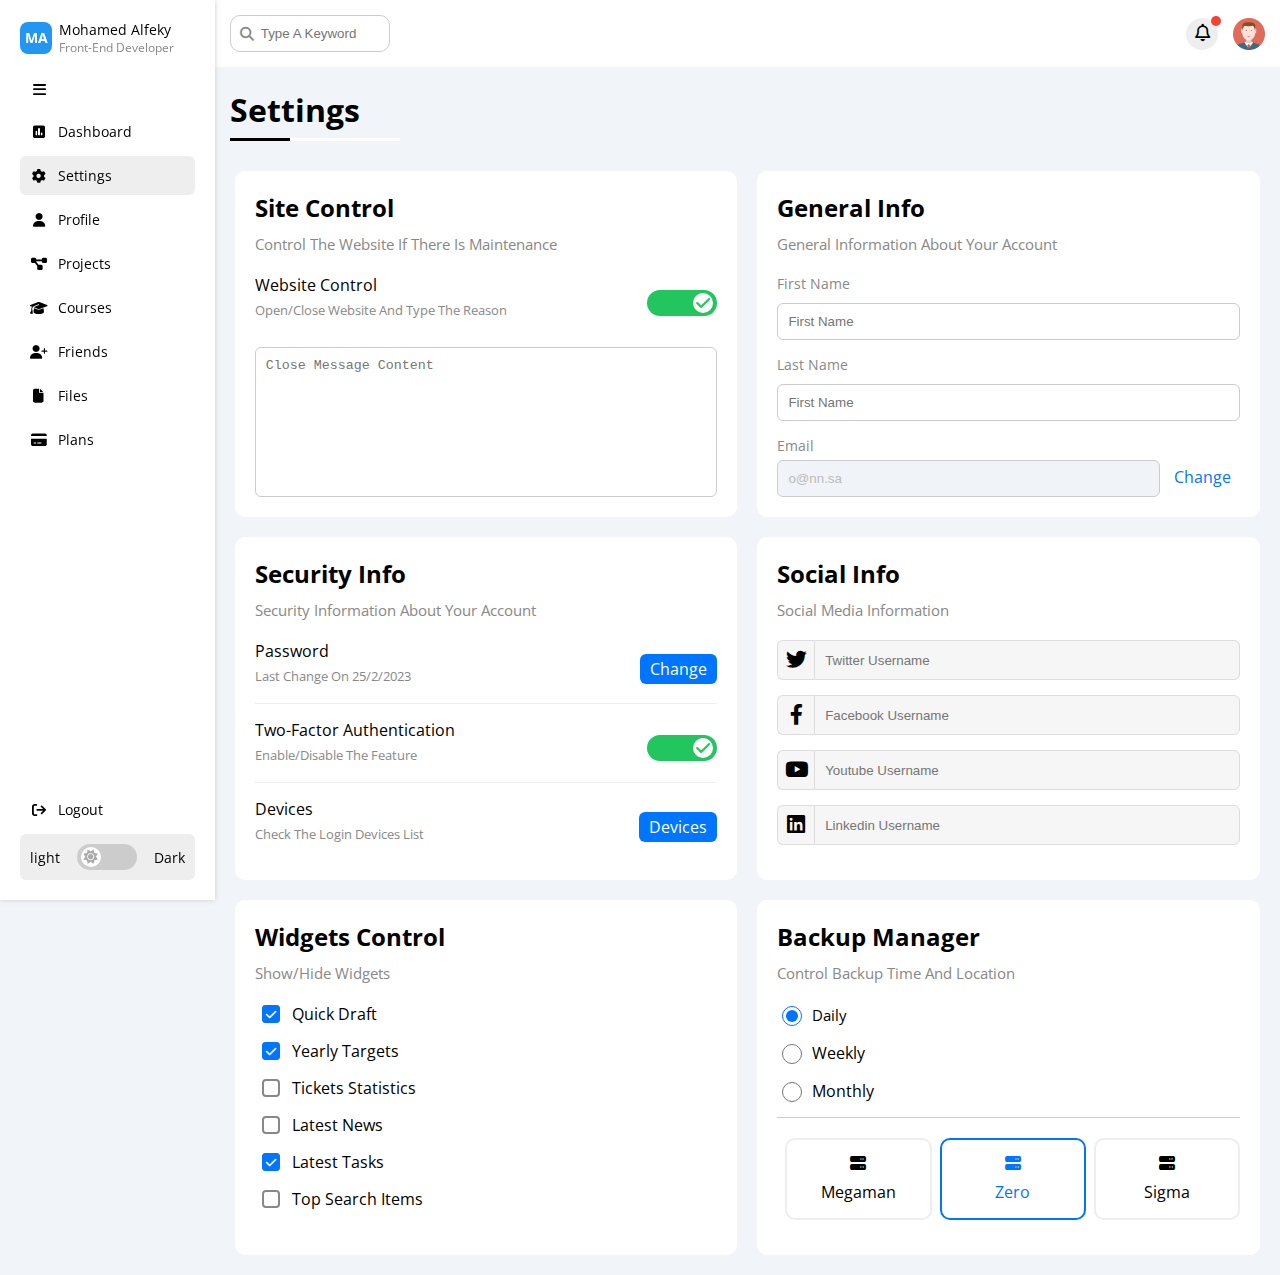
<file: settings.html>
<!DOCTYPE html>
<html lang="en">
  <head>
    <meta charset="UTF-8" />
    <meta http-equiv="X-UA-Compatible" content="IE=edge" />
    <meta name="viewport" content="width=device-width, initial-scale=1.0" />
    <title>Settings</title>
    <link rel="stylesheet" href="css/all.min.css" />
    <link rel="stylesheet" href="css/framework.css" />
    <link rel="stylesheet" href="css/main.css" />
    <link rel="stylesheet" href="css/dark-mode.css" />
    <link rel="preconnect" href="https://fonts.googleapis.com" />
    <link rel="preconnect" href="https://fonts.gstatic.com" crossorigin />
    <link
      href="https://fonts.googleapis.com/css2?family=Open+Sans:wght@300;500&#038;display=swap"
      rel="stylesheet"
    />
  </head>
  <body>
    <div class="page d-flex">
      <!-- Start Sidebar -->
      <div
        class="sidebar bg-white p-20 w-250 h-100vh p-sticky top-0 bs-5-ccc d-flex fd-c"
      >
        <div class="side-head d-flex align-center">
          <span
            class="logo bg-lightBlue c-white w-32 h-32 txt-c fs-14 fw-bold rad-8 lh-32 d-block mr-7"
            >MA</span
          >
          <div class="info">
            <span class="d-block fs-14">Mohamed Alfeky</span>
            <span class="d-block fs-12 c-grey">Front-End Developer</span>
          </div>
        </div>
        <ul class="top flex-1">
          <li>
            <div
              class="toggle-sidebar d-flex align-center cursor-pointer w-fit fs-15 c-black rad-6 p-10 mb-5 hide-mobile"
            >
              <i class="fa-solid fa-bars fa-fw"></i>
            </div>
          </li>
          <li>
            <a
              class="d-flex align-center fs-14 c-black rad-6 p-10 mb-5 p-relative"
              href="dashboard.html"
            >
              <i class="fa-solid fa-square-poll-vertical fa-fw"></i>
              <span class="fs-14 ml-10">Dashboard</span>
            </a>
          </li>
          <li>
            <a
              class="active d-flex align-center fs-14 c-black rad-6 p-10 mb-5 p-relative"
              href="settings.html"
            >
              <i class="fa-solid fa-gear fa-fw"></i>
              <span class="fs-14 ml-10">Settings</span>
            </a>
          </li>
          <li>
            <a
              class="d-flex align-center fs-14 c-black rad-6 p-10 mb-5 p-relative"
              href="profile.html"
            >
              <i class="fa-solid fa-user fa-fw"></i>
              <span class="fs-14 ml-10">Profile</span>
            </a>
          </li>
          <li>
            <a
              class="d-flex align-center fs-14 c-black rad-6 p-10 mb-5 p-relative"
              href="projects.html"
            >
              <i class="fa-solid fa-diagram-project fa-fw"></i>
              <span class="fs-14 ml-10">Projects</span>
            </a>
          </li>
          <li>
            <a
              class="d-flex align-center fs-14 c-black rad-6 p-10 mb-5 p-relative"
              href="courses.html"
            >
              <i class="fa-solid fa-graduation-cap fa-fw"></i>
              <span class="fs-14 ml-10">Courses</span>
            </a>
          </li>
          <li>
            <a
              class="d-flex align-center fs-14 c-black rad-6 p-10 mb-5 p-relative"
              href="friends.html"
            >
              <i class="fa-solid fa-user-plus fa-fw"></i>
              <span class="fs-14 ml-10">Friends</span>
            </a>
          </li>
          <li>
            <a
              class="d-flex align-center fs-14 c-black rad-6 p-10 mb-5 p-relative"
              href="files.html"
            >
              <i class="fa-solid fa-file fa-fw"></i>
              <span class="fs-14 ml-10">Files</span>
            </a>
          </li>
          <li>
            <a
              class="d-flex align-center fs-14 c-black rad-6 p-10 mb-5 p-relative"
              href="plans.html"
            >
              <i class="fa-solid fa-credit-card fa-fw"></i>
              <span class="fs-14 ml-10">Plans</span>
            </a>
          </li>
        </ul>
        <ul class="bottom m-0">
          <li>
            <a
              class="d-flex align-center fs-14 c-black rad-6 p-10 mb-5 p-relative"
              href="index.html"
            >
              <i class="fa-solid fa-arrow-right-from-bracket fa-fw"></i>
              <span class="fs-14 ml-10">Logout</span>
            </a>
          </li>
          <li
            class="theme active d-flex align-center space-between fs-14 c-black rad-6 p-10 cursor-pointer"
          >
            <span class="select-none theme-state">light</span>
            <div
              class="toggle-mode bg-ccc w-60 h-26 rad-16 p-relative td-0_4 cursor-pointer"
            ></div>
            <span class="select-none theme-state">Dark</span>
          </li>
        </ul>
      </div>
      <!-- End Sidebar -->
      <div class="content w-full overflow-hidden">
        <!-- Start Head -->
        <div class="head bg-white p-15 between-flex">
          <div class="toggle-sidebar cursor-pointer hide-lage">
            <i class="fa-solid fa-bars fa-fw"></i>
          </div>
          <div class="search p-relative">
            <input
              class="p-10 border-ccc rad-10 pl-30 w-160"
              type="search"
              placeholder="Type A Keyword"
            />
            <i
              class="fa-solid fa-magnifying-glass p-absolute fw-900 top-half left-10 fs-14"
            ></i>
          </div>
          <div class="icons d-flex align-center">
            <div
              class="notifications p-relative w-32 h-32 rad-half center-flex bg-eee fs-14"
            >
              <i
                class="fa-regular fa-bell fa-lg w-full h-full cursor-pointer center-flex"
              ></i>
              <span class="red-circle"></span>
              <ul
                class="notification-list bg-white p-10 m-0 rad-10 border-eee bs-10-ccc p-absolute right-m15 z-3000 top-43 w-340 h-460 flowY-auto d-none"
              ></ul>
            </div>
            <img
              src="imgs/avatar.png"
              alt="avatar"
              class="cursor-pointer w-32 h-32 ml-15"
            />
          </div>
        </div>
        <!-- End Head -->
        <!-- to Here -->
        <h1 class="p-relative mb-40 ml-15">Settings</h1>
        <div class="settings-page m-20 d-grid gap-20">
          <!-- Start Settings Box -->
          <div class="p-20 bg-white rad-10">
            <h2 class="mt-0 mb-10">Site Control</h2>
            <p class="c-grey mt-0 fs-15 mb-20">
              Control The Website If There Is Maintenance
            </p>
            <div class="mb-15 between-flex">
              <div>
                <span>Website Control</span>
                <p class="c-grey mt-5 mb-0 fs-13">
                  Open/Close Website And Type The Reason
                </p>
              </div>
              <div>
                <label>
                  <input type="checkbox" class="toggle-checkbox" checked />
                  <div class="toggle-switch"></div>
                </label>
              </div>
            </div>
            <textarea
              class="close-message p-10 rad-6 d-block w-full border-ccc resize-none"
              placeholder="Close Message Content"
            ></textarea>
          </div>
          <!-- End Settings Box -->
          <!-- Start Settings Box -->
          <div class="p-20 bg-white rad-10">
            <h2 class="mt-0 mb-10">General Info</h2>
            <p class="c-grey mt-0 fs-15 mb-20">
              General Information About Your Account
            </p>
            <div class="mb-15">
              <label for="first" class="fs-14 c-grey d-block mb-10"
                >First Name</label
              >
              <input
                type="text"
                id="first"
                class="b-none border-ccc p-10 rad-6 d-block w-full"
                placeholder="First Name"
              />
            </div>
            <div class="mb-15">
              <label for="last" class="fs-14 c-grey d-block mb-10"
                >Last Name</label
              >
              <input
                type="text"
                id="last"
                class="b-none border-ccc p-10 rad-6 d-block w-full"
                placeholder="First Name"
              />
            </div>
            <div>
              <label for="email" class="fs-14 c-grey d-block mb-5">Email</label>
              <input
                type="email"
                id="email"
                class="email b-none border-ccc p-10 rad-6 d-block w-full mr-10"
                placeholder="First Name"
                value="o@nn.sa"
                disabled
              />
              <a href="#" class="c-blue">Change</a>
            </div>
          </div>
          <!-- End Settings Box -->
          <!-- Start Settings Box -->
          <div class="p-20 bg-white rad-10">
            <h2 class="mt-0 mb-10">Security Info</h2>
            <p class="c-grey mt-0 fs-15 mb-20">
              Security Information About Your Account
            </p>
            <div class="sec-box mb-15 between-flex bb-eee pb-5">
              <div>
                <span>Password</span>
                <p class="c-grey mt-5 mb-0 fs-13">Last Change On 25/2/2023</p>
              </div>
              <a href="#" class="button bg-blue c-white btn-shape">Change</a>
            </div>
            <div class="sec-box mb-15 between-flex bb-eee pb-5">
              <div>
                <span>Two-Factor Authentication</span>
                <p class="c-grey mt-5 mb-0 fs-13">Enable/Disable The Feature</p>
              </div>
              <label>
                <input type="checkbox" class="toggle-checkbox" checked />
                <div class="toggle-switch"></div>
              </label>
            </div>
            <div class="sec-box between-flex">
              <div>
                <span>Devices</span>
                <p class="c-grey mt-5 mb-0 fs-13">
                  Check The Login Devices List
                </p>
              </div>
              <a href="#" class="button bg-blue c-white btn-shape">Devices</a>
            </div>
          </div>
          <!-- End Settings Box -->
          <!-- Start Settings Box -->
          <div class="social-boxes p-20 bg-white rad-10">
            <h2 class="mt-0 mb-10">Social Info</h2>
            <p class="c-grey mt-0 fs-15 mb-20">Social Media Information</p>
            <div class="twitter d-flex align-center mb-15">
              <i
                class="fa-brands fa-twitter fa-2x h-full center-flex w-40 h-40 border-ddd c-black"
              ></i>
              <input
                type="text"
                class="w-full h-40 border-ddd pl-10"
                placeholder="Twitter Username"
              />
            </div>
            <div class="facebook d-flex align-center mb-15">
              <i
                class="fa-brands fa-facebook-f center-flex w-40 h-40 border-ddd c-black"
              ></i>
              <input
                type="text"
                class="w-full h-40 border-ddd pl-10"
                placeholder="Facebook Username"
              />
            </div>
            <div class="youtube d-flex align-center mb-15">
              <i
                class="fa-brands fa-youtube center-flex w-40 h-40 border-ddd c-black"
              ></i>
              <input
                type="text"
                class="w-full h-40 border-ddd pl-10"
                placeholder="Youtube Username"
              />
            </div>
            <div class="linkedin d-flex align-center mb-15">
              <i
                class="fa-brands fa-linkedin center-flex w-40 h-40 border-ddd c-black"
              ></i>
              <input
                type="text"
                class="w-full h-40 border-ddd pl-10"
                placeholder="Linkedin Username"
              />
            </div>
          </div>
          <!-- End Settings Box -->
          <!-- Start Settings Box -->
          <div class="widgets-control p-20 bg-white rad-10">
            <h2 class="mt-0 mb-10">Widgets Control</h2>
            <p class="mt-0 mb-20 c-grey fs-15">Show/Hide Widgets</p>
            <div class="control d-flex align-center mb-15">
              <input type="checkbox" id="one" class="appearance-none" checked />
              <label for="one" class="pl-30 cursor-pointer p-relative"
                >Quick Draft</label
              >
            </div>
            <div class="control d-flex align-center mb-15">
              <input type="checkbox" id="two" class="appearance-none" checked />
              <label for="two" class="pl-30 cursor-pointer p-relative"
                >Yearly Targets</label
              >
            </div>
            <div class="control d-flex align-center mb-15">
              <input type="checkbox" id="three" class="appearance-none" />
              <label for="three" class="pl-30 cursor-pointer p-relative"
                >Tickets Statistics</label
              >
            </div>
            <div class="control d-flex align-center mb-15">
              <input type="checkbox" id="four" class="appearance-none" />
              <label for="four" class="pl-30 cursor-pointer p-relative"
                >Latest News</label
              >
            </div>
            <div class="control d-flex align-center mb-15">
              <input
                type="checkbox"
                id="five"
                class="appearance-none"
                checked
              />
              <label for="five" class="pl-30 cursor-pointer p-relative"
                >Latest Tasks</label
              >
            </div>
            <div class="control d-flex align-center mb-15">
              <input type="checkbox" id="six" class="appearance-none" />
              <label for="six" class="pl-30 cursor-pointer p-relative"
                >Top Search Items</label
              >
            </div>
          </div>
          <!-- End Settings Box -->
          <!-- Start Settings Box -->
          <div class="backup-control p-20 bg-white rad-10">
            <h2 class="mt-0 mb-10">Backup Manager</h2>
            <p class="mt-0 mb-20 c-grey fs-15">
              Control Backup Time And Location
            </p>
            <div class="date d-flex align-center mb-15">
              <input
                type="radio"
                id="daily"
                name="time"
                class="w-20 h-20 mr-10 cursor-pointer"
                checked
              />
              <label for="daily" class="fs-15 cursor-pointer">Daily</label>
            </div>
            <div class="date d-flex align-center mb-15">
              <input
                type="radio"
                name="time"
                id="weekly"
                class="w-20 h-20 mr-10 cursor-pointer"
              />
              <label for="weekly cursor-pointer">Weekly</label>
            </div>
            <div class="date d-flex align-center mb-15">
              <input
                type="radio"
                name="time"
                id="monthly"
                class="w-20 h-20 mr-10 cursor-pointer"
              />
              <label for="monthly cursor-pointer">Monthly</label>
            </div>
            <div class="servers d-flex txt-c pt-20 bt-ccc">
              <input type="radio" name="server" id="server-one" />
              <div class="server mb-15 rad-10 w-full">
                <label for="server-one" class="d-block m-15">
                  <i class="fa-solid fa-server d-block mb-10"></i>
                  Megaman
                </label>
              </div>
              <input type="radio" name="server" id="server-two" checked />
              <div class="server mb-15 rad-10 w-full">
                <label for="server-two" class="d-block m-15">
                  <i class="fa-solid fa-server d-block mb-10"></i>
                  Zero
                </label>
              </div>
              <input type="radio" name="server" id="server-three" />
              <div class="server mb-15 rad-10 w-full">
                <label for="server-three" class="d-block m-15">
                  <i class="fa-solid fa-server d-block mb-10"></i>
                  Sigma
                </label>
              </div>
            </div>
          </div>
          <!-- End Settings Box -->
        </div>
      </div>
    </div>
    <script src="JS/main.js"></script>
  </body>
</html>
</file>
<file: css/framework.css>
:root {
  --blue-color: #0075ff;
  --blue-alt-color: #0d69d5;
  --light-blue: #2196f3;
  --dark-shade-of-purple: #7e56da;
  --orange-color: #c88207;
  --green-color: #22c55e;
  --red-color: #f44336;
  --grey-color: #888;
  --bg-color: white;
  --bg-eee: #eee;
  --black: black;
  --text-color: black;
}
body[data-mode="dark"] {
  --border-color: #3c4043;
  --slate-grey: #262a2e85;
  --midnight-blue: #1a1a1e;
  --bg-color: #121315;
  --text-color: #cccccc;
  --light-gray: #cccccc;
}
/* Start Box */
.overflow-hidden {
  overflow: hidden;
}
.flowY-auto {
  overflow-y: auto;
}
.w-fit {
  width: fit-content;
}
.w-full {
  width: 100%;
}
.minw-260 {
  min-width: 260px;
}
.maxw-full {
  max-width: 100%;
}
.w-10 {
  width: 10px;
}
.w-15 {
  width: 15px;
}
.w-20 {
  width: 20px;
}
.w-27 {
  width: 27px;
}
.w-25 {
  width: 25px;
}
.w-32 {
  width: 32px;
}
.w-40 {
  width: 40px;
}
.w-46 {
  width: 64px;
}
.w-48 {
  width: 48px;
}
.w-52 {
  width: 52px;
}
.w-55 {
  width: 55px;
}
.w-60 {
  width: 60px;
}
.w-64 {
  width: 64px;
}
.w-80 {
  width: 80px;
}
.w-100 {
  width: 100px;
}
.w-120 {
  width: 120px;
}
.w-160 {
  width: 160px;
}
.w-200 {
  width: 200px;
}
.w-250 {
  width: 250px;
}
.w-260 {
  width: 260px;
}
.w-275 {
  width: 275px;
}
.w-300 {
  width: 300px;
}
.w-320 {
  width: 320px;
}
.w-340 {
  width: 340px;
}
.h-fit {
  height: fit-content;
}
.h-full {
  height: 100%;
}
.minh-80 {
  min-height: 80px;
}
.h-4 {
  height: 4px;
}
.h-6 {
  height: 6px;
}
.h-8 {
  height: 8px;
}
.h-10 {
  height: 10px;
}
.h-15 {
  height: 15px;
}
.h-20 {
  height: 20px;
}
.h-25 {
  height: 25px;
}
.h-26 {
  height: 26px;
}
.h-27 {
  height: 26px;
}
.h-32 {
  height: 32px;
}
.h-40 {
  height: 40px;
}
.h-46 {
  height: 46px;
}
.h-48 {
  height: 48px;
}
.h-55 {
  height: 55px;
}
.h-64 {
  height: 64px;
}
.h-80 {
  height: 80px;
}
.h-100 {
  height: 100px;
}
.h-120 {
  height: 120px;
}
.h-180 {
  height: 180px;
}
.h-460 {
  height: 460px;
}
.h-100vh {
  height: 100vh;
}
.float-left {
  float: left;
}
.d-flex {
  display: flex;
}
.f-jc-end {
  justify-content: flex-end;
}
.f-wrap {
  flex-wrap: wrap;
}
.fd-rr {
  flex-direction: row-reverse;
}
.fd-c {
  flex-direction: column;
}
.flex-1 {
  flex: 1;
}
.flex-2 {
  flex: 2;
}
.d-grid {
  display: grid;
}
.gap-15 {
  gap: 15px;
}
.gap-20 {
  gap: 20px;
}
.align-center {
  align-items: center;
}
.space-between {
  justify-content: space-between;
}
.d-block {
  display: block;
}
.d-none {
  display: none;
}
.opacity-0_1 {
  opacity: 0.1;
}
.opacity-0_2 {
  opacity: 0.2;
}
.opacity-0_3 {
  opacity: 0.3;
}
.bs-5-ddd {
  box-shadow: 0 0 5px #ddd;
}
.bs-5-ccc {
  box-shadow: 0 0 5px #ccc;
}
.bs-10-ccc {
  box-shadow: 0 0 10px #ccc;
}
.resize-none {
  resize: none;
}
.appearance-none {
  -webkit-appearance: none;
  appearance: none;
}
@media (min-width: 767px) {
  .hide-lage {
    display: none;
  }
}
@media (max-width: 767px) {
  .wf-mobile {
    width: 100%;
  }
  .block-mobile {
    display: block;
  }
  .hide-mobile {
    display: none;
  }
  .m-auto-mobile {
    margin: auto;
  }
  .mr-0-mobile {
    margin-right: 0;
  }
}
/* End Box */
/* Start Padding + Margin */
.p-2 {
  padding: 2px;
}
.p-5 {
  padding: 5px;
}
.p-10 {
  padding: 10px;
}
.p-15 {
  padding: 15px;
}
.p-20 {
  padding: 20px;
}
.pt-10 {
  padding-top: 10px;
}
.pt-15 {
  padding-top: 15px;
}
.pt-20 {
  padding-top: 20px;
}
.pr-15 {
  padding-right: 15px;
}
.pb-5 {
  padding-bottom: 5px;
}
.pb-10 {
  padding-bottom: 10px;
}
.pb-15 {
  padding-bottom: 15px;
}
.pb-20 {
  padding-bottom: 20px;
}
.pl-10 {
  padding-left: 10px;
}
.pl-15 {
  padding-left: 15px;
}
.pl-20 {
  padding-left: 20px;
}
.pl-25 {
  padding-left: 25px;
}
.pl-30 {
  padding-left: 30px;
}
.m-auto {
  margin: auto;
}
.m-0 {
  margin: 0;
}
.m-15 {
  margin: 15px;
}
.m-20 {
  margin: 20px;
}
.mt-0 {
  margin-top: 0;
}
.mt-5 {
  margin-top: 5px;
}
.mt-10 {
  margin-top: 10px;
}
.mt-15 {
  margin-top: 15px;
}
.mt-20 {
  margin-top: 20px;
}
.mt-25 {
  margin-top: 25px;
}
.mr-0 {
  margin-right: 0;
}
.mr-5 {
  margin-right: 5px;
}
.mr-7 {
  margin-right: 7px;
}
.mr-10 {
  margin-right: 10px;
}
.mr-15 {
  margin-right: 15px;
}
.mb-5 {
  margin-bottom: 5px;
}
.mb-10 {
  margin-bottom: 10px;
}
.mb-15 {
  margin-bottom: 15px;
}
.mb-20 {
  margin-bottom: 20px;
}
.mb-25 {
  margin-bottom: 25px;
}
.mb-30 {
  margin-bottom: 30px;
}
.mb-40 {
  margin-bottom: 40px;
}
.mb-50 {
  margin-bottom: 50px;
}
.ml-auto {
  margin-left: auto;
}
.ml-0 {
  margin-left: 0;
}
.ml-5 {
  margin-left: 5px;
}
.ml-10 {
  margin-left: 10px;
}
.ml-15 {
  margin-left: 15px;
}
.ml-20 {
  margin-left: 20px;
}
.w-full {
  width: 100%;
}
/* End Padding + Margin */
/* Start Color */
.bg-white {
  background-color: white;
}
.bg-eee {
  background-color: #eee;
}
.bg-ccc {
  background-color: #ccc;
}
.bg-blue {
  background-color: var(--blue-color);
}
.bg-lightBlue {
  background-color: var(--light-blue);
}
.bg-orange {
  background-color: var(--orange-color);
}
.bg-green {
  background-color: var(--green-color);
}
.bg-red {
  background-color: var(--red-color);
}
.bg-grey {
  background-color: var(--grey-color);
}
.bg-darkpurple {
  background-color: var(--dark-shade-of-purple);
}
.c-blue {
  color: var(--blue-color);
}
.c-red {
  color: var(--red-color);
}
.c-orange {
  color: var(--orange-color);
}
.c-green {
  color: var(--green-color);
}
.c-black {
  color: var(--black);
}
.c-darkgrey {
  color: var(--dark-grey-color);
}
.c-grey {
  color: var(--grey-color);
}
.c-white {
  color: white;
}
.c-darkpurple {
  color: var(--dark-shade-of-purple);
}
.c-666 {
  color: #666;
}
/* End Color */
/* Start Position */
.p-relative {
  position: relative;
}
.p-absolute {
  position: absolute;
}
.p-sticky {
  position: sticky;
}
.z-1000 {
  z-index: 1000;
}
.z-3000 {
  z-index: 3000;
}
.top-m43 {
  top: -43px;
}
.top-m5 {
  top: -5px;
}
.top-0 {
  top: 0;
}
.top-10 {
  top: 10px;
}
.top-20 {
  top: 20px;
}
.top-30 {
  top: 30px;
}
.top-35 {
  top: 35px;
}
.top-43 {
  top: 43px;
}
.top-half {
  top: 50%;
}
.right-m6 {
  right: -6px;
}
.right-m9 {
  right: -9px;
}
.right-m15 {
  right: -15px;
}
.right-m20 {
  right: -20px;
}
.right-m40 {
  right: -40px;
}
.right-m50 {
  right: -50px;
}
.right-m60 {
  right: -60px;
}
.right-0 {
  right: 0;
}
.right-10 {
  right: 10px;
}
.right-15 {
  right: 15px;
}
.right-20 {
  right: 20px;
}
.bottom-0 {
  bottom: 0;
}
.bottom-10 {
  bottom: 10px;
}
.left-half {
  left: 50%;
}
.left-0 {
  left: 0;
}
.left-10 {
  left: 10px;
}
.left-20 {
  left: 20px;
}
/* End Position */
/* Start Font */
.italic {
  font-style: italic;
}
.tt-cap {
  text-transform: capitalize;
}
.td-line {
  text-decoration: line-through;
}
.txt-c {
  text-align: center;
}
.txt-right {
  text-align: right;
}
.fw-normal {
  font-weight: normal;
}
.fw-bold {
  font-weight: bold;
}
.fw-900 {
  font-weight: 900;
}
.fs-11 {
  font-size: 11px;
}
.fs-12 {
  font-size: 12px;
}
.fs-13 {
  font-size: 13px;
}
.fs-14 {
  font-size: 14px;
}
.fs-15 {
  font-size: 15px;
}
.fs-16 {
  font-size: 16px;
}
.fs-17 {
  font-size: 17px;
}
.fs-18 {
  font-size: 18px;
}
.fs-20 {
  font-size: 20px;
}
.fs-25 {
  font-size: 25px;
}
.fs-30 {
  font-size: 30px;
}
.fs-40 {
  font-size: 40px;
}
.lh-1_6 {
  line-height: 1.6;
}
.lh-1_8 {
  line-height: 1.8;
}
.lh-25 {
  line-height: 25px;
}
.lh-32 {
  line-height: 32px;
}
@media (max-width: 767px) {
  .txt-c-mobile {
    text-align: center;
  }
}
/* End Font */
/* Start Border */
.rad-half {
  border-radius: 50%;
}
.rad-6 {
  border-radius: 6px;
}
.rad-8 {
  border-radius: 8px;
}
.rad-10 {
  border-radius: 10px;
}
.rad-16 {
  border-radius: 16px;
}
.tl-rad-7 {
  border-top-left-radius: 7px;
}
.tr-rad-7 {
  border-top-right-radius: 7px;
}
.br-rad-7 {
  border-bottom-right-radius: 7px;
}
.bl-rad-7 {
  border-bottom-left-radius: 7px;
}
.b-none {
  border: none;
}
.border-ddd {
  border: 1px solid #ddd;
}
.border-eee {
  border: 1px solid #eee;
}
.border-ccc {
  border: 1px solid #ccc;
}
.bt-eee {
  border-top: 1px solid #eee;
}
.bb-eee {
  border-bottom: 1px solid #eee;
}
.bt-ccc {
  border-top: 1px solid #ccc;
}
/* End Border */
/* Start Transform */
.t-ty-mhalf {
  transform: translateY(-50%);
}
/* End Transform */
/* Start Transition */
.td-0_3 {
  transition-duration: 0.3s;
}
.td-0_4 {
  transition-duration: 0.4s;
}
.td-0_6 {
  transition-duration: 0.6s;
}
/* End Transition */
/* Start Global */
.select-none {
  user-select: none;
}
.cursor-pointer {
  cursor: pointer;
}
/* End Global */
/* Start Components */
.center-flex {
  display: flex;
  align-items: center;
  justify-content: center;
}
.between-flex {
  display: flex;
  align-items: center;
  justify-content: space-between;
}
.btn-shape {
  width: fit-content;
  padding: 4px 10px;
  border-radius: 6px;
}
.grid-wrapper {
  grid-template-columns: repeat(auto-fill, minmax(450px, 1fr));
  margin-left: 20px;
  margin-right: 20px;
  margin-bottom: 20px;
}
.transform-c {
  top: 50%;
  left: 50%;
  transform: translate(-50%, -50%);
}
/* End Components */
</file>
<file: css/main.css>
:root {
  --blue-color: #0075ff;
  --blue-alt-color: #0d69d5;
  --light-blue: #2196f3;
  --dark-shade-of-purple: #7e56da;
  --orange-color: #f59e0b;
  --green-color: #22c55e;
  --red-color: #f44336;
  --grey-color: #888;
  --bg-color: white;
  --bg-eee: #eee;
  --black: black;
  --text-color: black;
}
body[data-mode="dark"] {
  --border-color: #3c4043;
  --slate-grey: #262a2e85;
  --midnight-blue: #1a1a1e;
  --bg-color: #121315;
  --text-color: #cccccc;
  --light-gray: #cccccc;
}
* {
  box-sizing: border-box;
}
body {
  font-family: "Open Sans", sans-serif;
  margin: 0;
}
*:disabled {
  cursor: no-drop;
  background-color: #f0f4f8;
  color: #bbb;
}
*:focus {
  outline: none;
}
*:focus::placeholder {
  opacity: 0;
}
::-webkit-scrollbar {
  width: 10px;
}
::-webkit-scrollbar-thumb {
  background-color: #888888b5;
  border-radius: 5px;
}
::-webkit-scrollbar-thumb:hover {
  background-color: var(--grey-color);
}
::-webkit-scrollbar-track {
  background-color: var(--light-gray);
}
a {
  text-decoration: none;
}
ul {
  list-style: none;
  padding: 0;
}
.page {
  width: 100%;
  min-height: 100vh;
  background-color: #f1f5f9;
}
/* Start Sign In */
.login a:hover {
  color: var(--blue-alt-color);
}
.login {
  position: relative;
  width: 370px;
  height: fit-content;
  background-color: white;
  box-shadow: 0 0 10px #ccc;
  border-radius: 10px;
  padding: 15px;
}
.login form input[type="text"],
.login form input[type="password"] {
  transition: 0.3s;
  border-bottom: 2px solid #ccc;
}
.login form input:focus {
  border-color: var(--blue-color);
}
.login .remember-me label::before,
.login .remember-me label::after {
  position: absolute;
  top: 50%;
  left: 0;
  margin-top: -9px;
  border-radius: 4px;
}
.login .remember-me label::before {
  content: "";
  width: 14px;
  height: 14px;
  border: 2px solid var(--grey-color);
}
.login .remember-me label:hover::before {
  border-color: var(--blue-color);
}
.login .remember-me label::after {
  font-family: var(--fa-style-family-classic);
  content: "\f00c";
  font-weight: 900;
  width: 18px;
  height: 18px;
  font-size: 12px;
  background-color: var(--blue-color);
  color: white;
  display: flex;
  justify-content: center;
  align-items: center;
  transition: 0.3s;
  transform: scale(0);
}
.login .remember-me input[type="checkbox"]:checked + label::after {
  transform: scale(1);
}
@media (max-width: 767px) {
  .login {
    width: 390px;
  }
}
@media (max-width: 450px) {
  .login {
    width: 100%;
  }
}
/* End Sign In */
/* Start Sidebar */
.sidebar {
  transition: 0.3s ease-out width;
  z-index: 2000;
}

.sidebar li a.active,
.sidebar .toggle-sidebar:hover,
.sidebar li a:hover,
.sidebar .theme.active {
  background-color: #eee;
}
.toggle-mode::before {
  font-family: var(--fa-style-family-classic);
  content: "\f185";
  font-weight: 900;
  background-color: white;
  width: 20px;
  height: 20px;
  top: 3px;
  left: 4px;
  position: absolute;
  border-radius: 50%;
  display: flex;
  align-items: center;
  justify-content: center;
  color: #aaa;
  transition: 0.3s;
}
.toggle-mode.active {
  background-color: black;
}
.toggle-mode.active::before {
  content: "\f186";
  left: 36px;
  color: var(--midnight-blue);
}
.sidebar.close {
  width: 60px;
  padding: 10px;
}
.sidebar.close .side-head .logo {
  display: block;
  margin: auto;
}
.sidebar.close .info span,
.sidebar.close li a span {
  display: none;
}
.sidebar.close li a span {
  position: absolute;
  top: -15px;
  left: 0;
  margin: 0;
  background-color: var(--grey-color);
  color: white;
  font-size: 13px;
  padding: 3px;
  display: none;
  border-radius: 4px;
}
.sidebar.close li a:hover span {
  display: block;
}
.sidebar.close .toggle-mode {
  width: 20px;
  height: 20px;
}
.sidebar.close .theme-state {
  display: none;
}
.sidebar.close .toggle-mode::before {
  top: 0;
  left: 0;
}
@media (max-width: 767px) {
  .sidebar.close {
    left: -280px;
  }
  .sidebar {
    transition: 0.4s;
    position: fixed;
    top: 0;
    left: 0;
    z-index: 3000;
    width: 280px;
  }

  .sidebar-overlay {
    position: fixed;
    top: 0;
    left: 0;
    width: 100%;
    height: 100%;
    background-color: rgba(0, 0, 0, 0.8);
    z-index: 2000;
  }

  .sidebar .side-head {
    margin-bottom: 10px;
  }
  .sidebar a {
    margin-bottom: 10px;
  }
}
@media (max-width: 420px) {
  .sidebar {
    width: 215px;
  }
}
/* End Sidebar */

/* Start Head */
.head .search .fa-magnifying-glass {
  transform: translateY(-50%);
  color: var(--grey-color);
}
.head .search input {
  transition: width 0.3s;
}
.head .search input:focus {
  width: 220px;
}
.head .icons .notifications .red-circle {
  content: "";
  position: absolute;
  width: 10px;
  height: 10px;
  border-radius: 50%;
  background-color: var(--red-color);
  top: -2px;
  right: -3px;
}
.head .notifications .notification-list.show {
  display: block;
}
.head .notification-list li:not(:last-child) {
  border-bottom: 1px solid #eee;
  padding-bottom: 10px;
  margin-bottom: 10px;
}
.head .notification-list li:hover {
  background-color: #faf7f7;
}
@media (max-width: 420px) {
  .head .notification-list {
    right: -50px;
    width: 285px;
  }
}
@media (max-width: 767px) {
  .head {
    position: fixed;
    width: 100%;
    z-index: 1000;
  }
}
/* End Head */
/* Start Content */
.content h1::before,
.content h1::after {
  content: "";
  position: absolute;
  bottom: -10px;
  left: 0;
  height: 3px;
}
.content h1::before {
  width: 170px;
  background-color: white;
}
.content h1::after {
  width: 60px;
  background-color: black;
}
.wrapper {
  grid-template-columns: repeat(auto-fill, minmax(450px, 1fr));
  margin-left: 20px;
  margin-right: 20px;
  margin-bottom: 20px;
}
@media (max-width: 767px) {
  .wrapper {
    grid-template-columns: minmax(200px, 1fr);
    margin-left: 10px;
    margin-right: 10px;
  }
  .content > h1 {
    padding-top: 75px;
  }
}
/* End Content */
/* Start welcome widget */
.welcome .avatar {
  padding: 2px;
  margin-top: -32px;
  border: 3px solid white;
}
.welcome .visit {
  margin: 0 15px 15px auto;
  transition: 0.3s;
}
@media (max-width: 767px) {
  .welcome .intro {
    padding-bottom: 30px;
  }
  .welcome .avatar {
    margin-left: 0;
  }
  .welcome .body > div:not(:last-child) {
    margin-bottom: 20px;
  }
}
/* End welcome widget */
/* Start Quick Draft Widget */
.quick-draft .save {
  transition: 0.3s;
}
/* End Quick Draft Widget */
/* Start target */
.targets .details .progress > span span {
  bottom: 16px;
  right: -22px;
  padding: 2px 10px;
}
.targets .details .progress > span span::after {
  content: "";
  position: absolute;
  bottom: -12px;
  left: 50%;
  transform: translateX(-50%);
  border-width: 7px;
  border-style: solid;
  border-color: transparent;
}
.targets .details .progress > .blue span::after {
  border-top-color: var(--blue-color);
}
.targets .details .progress > .orange span::after {
  border-top-color: var(--orange-color);
}
.targets .details .progress > .green span::after {
  border-top-color: var(--green-color);
}
.blue .icon,
.blue .progress {
  background-color: rgb(0 117 255 / 20%);
}
.orange .icon,
.orange .progress {
  background-color: rgb(245 158 11 / 20%);
}
.green .icon,
.green .progress {
  background-color: rgb(34 197 94 / 20%);
}
/* End target */
/* Start Ticket Widget */
.tickets .box {
  width: calc(50% - 10px);
}
@media (max-width: 767px) {
  .tickets .box {
    width: 100%;
  }
}
/* End Ticket Widget */
/* Start Latest News */
@media (max-width: 767px) {
  .latest-news .news-head span {
    font-size: 13px;
    font-weight: bold;
  }
  .latest-news .news-row {
    display: block;
  }
  .latest-news .news-row img {
    margin-bottom: 6px;
  }
  .latest-news .news-row .label {
    margin: 10px auto;
    width: fit-content;
  }
}
/* End Latest News */
/* Start Tasks */
.tasks .trash-icon:hover {
  background-color: rgb(238 238 238 / 70%);
  color: var(--red-color);
}
/* End Tasks */
/* Start Last Project */
.last-project ul::before {
  content: "";
  position: absolute;
  left: 11px;
  top: 0;
  height: 100%;
  width: 2px;
  background-color: var(--blue-color);
}
.last-project ul li::before {
  content: "";
  display: block;
  width: 20px;
  height: 20px;
  border-radius: 50%;
  background-color: white;
  border: 2px solid var(--blue-color);
  margin-right: 15px;
  z-index: 1;
}
.last-project ul li.done::before {
  content: "";
  background-color: var(--blue-color);
}
.last-project ul li.current::before {
  animation: change-color 1s infinite alternate;
}
/* Start Reminders */
.reminders .key::before,
.reminders .key::after {
  content: "";
  position: absolute;
  left: 0;
  top: 0;
  width: 100%;
  height: 100%;
  border-radius: 50%;
  opacity: 0.6;
}
.reminders .key::before {
  animation: pulse 2s ease-out infinite;
}
.reminders .key::after {
  animation: pulse 2s 1s ease-out infinite;
}
.reminders .key.blue-glow::before,
.reminders .key.blue-glow::after {
  background-color: var(--blue-color);
}
.reminders .key.green-glow::before,
.reminders .key.green-glow::after {
  background-color: var(--green-color);
}
.reminders .key.orange-glow::before,
.reminders .key.orange-glow::after {
  background-color: var(--orange-color);
}
.reminders .key.red-glow::before,
.reminders .key.red-glow::after {
  background-color: var(--red-color);
}
@keyframes pulse {
  100% {
    transform: scale(2.5);
    opacity: 0;
  }
}
.reminders ul li > .blue {
  border-left: 2px solid var(--blue-color);
}
.reminders ul li > .green {
  border-left: 2px solid var(--green-color);
}
.reminders ul li > .orange {
  border-left: 2px solid var(--orange-color);
}
.reminders ul li > .red {
  border-left: 2px solid var(--red-color);
}
/* End Reminders */
/* Start Latest Post */
.latest-post .post-content {
  min-height: 140px;
}
/* End Latest Post */
/* Start Social Media Stats */
.social-media .box .icon {
  transition: 0.4s;
}
.social-media .twitter .icon,
.social-media .twitter a {
  background-color: #1da1f2;
}
.social-media .twitter .icon:hover {
  background-color: rgb(29 161 242 / 20%);
  color: #1da1f2;
}
.social-media .facebook .icon,
.social-media .facebook a {
  background-color: #1877f2;
}
.social-media .facebook .icon:hover {
  background-color: rgb(24 119 242 / 20%);
  color: #1877f2;
}
.social-media .youtube .icon,
.social-media .youtube a {
  background-color: #ff0000;
}
.social-media .youtube .icon:hover {
  background-color: rgb(255 0 0 / 20%);
  color: #ff0000;
}
.social-media .linkedin .icon,
.social-media .linkedin a {
  background-color: #0077b5;
}
.social-media .linkedin .icon:hover {
  background-color: rgb(0 119 181 / 20%);
  color: #0077b5;
}
/* End Social Media Stats */
/* Start Project Table */
.projects .responsive-table {
  overflow-x: auto;
}
.projects table {
  min-width: 1000px;
  border-spacing: 0;
}
.projects table td {
  padding: 15px;
}
.projects thead td {
  background-color: #eee;
  font-weight: bold;
}
.projects tbody td {
  border-bottom: 1px solid #eee;
  border-left: 1px solid #eee;
  transition: 0.3s;
}
.projects table tbody tr td:last-child {
  border-right: 1px solid #eee;
}
.projects table tbody tr:hover td {
  background-color: #faf7f7;
}
.projects tbody td img {
  width: 32px;
  height: 32px;
  border-radius: 50%;
  padding: 2px;
  background-color: white;
}
.projects tbody td img:not(:first-child) {
  margin-left: -20px;
}
/* End Project Table */
/* Start Settings */
.settings-page {
  grid-template-columns: repeat(auto-fill, minmax(500px, 1fr));
}
@media (max-width: 767px) {
  .settings-page {
    grid-template-columns: minmax(100px, 1fr);
    margin-left: 10px;
    margin-right: 10px;
    gap: 10px;
  }
}
.settings-page .close-message {
  min-height: 150px;
}
.settings-page .email {
  display: inline-flex;
  width: calc(100% - 80px);
}
.settings-page .sec-box:not(:last-child) {
  border-bottom: 1px solid #eee;
  padding-bottom: 5px;
}
.settings-page .social-boxes i {
  background-color: #f6f6f6;
  border-right: none;
  border-radius: 6px 0 0 6px;
  font-size: 1.3em;
  transition: 0.3s;
}
.settings-page .social-boxes input {
  background-color: #f6f6f6;
  border-radius: 0 6px 6px 0;
}
.settings-page .social-boxes > div.twitter:focus-within i {
  color: #1da1f2;
}
.settings-page .social-boxes > div.facebook:focus-within i {
  color: #1877f2;
}
.settings-page .social-boxes > div.youtube:focus-within i {
  color: #ff0000;
}
.settings-page .social-boxes > div.linkedin:focus-within i {
  color: #0077b5;
}
.widgets-control .control label::before,
.widgets-control .control label::after {
  position: absolute;
  top: 50%;
  left: 0;
  margin-top: -9px;
  border-radius: 4px;
}
.widgets-control .control label::before {
  content: "";
  width: 14px;
  height: 14px;
  border: 2px solid var(--grey-color);
}
.widgets-control .control label:hover::before {
  border-color: var(--blue-color);
}
.widgets-control .control label::after {
  font-family: var(--fa-style-family-classic);
  content: "\f00c";
  font-weight: 900;
  width: 18px;
  height: 18px;
  font-size: 12px;
  background-color: var(--blue-color);
  color: white;
  display: flex;
  justify-content: center;
  align-items: center;
  transition: 0.3s;
  transform: scale(0);
}
.widgets-control .control input[type="checkbox"]:checked + label::after {
  transform: scale(1);
}
.backup-control .servers input[type="radio"] {
  -webkit-appearance: none;
  -moz-appearance: none;
  -o-appearance: none;
  -ms-appearance: none;
  appearance: none;
}
@media (max-width: 767px) {
  .backup-control .servers {
    flex-wrap: wrap;
  }
}
.backup-control .servers .server {
  border: 2px solid #eee;
}
.backup-control .servers .server label {
  cursor: pointer;
}
.backup-control .servers input[type="radio"]:checked + .server {
  border-color: var(--blue-color);
  color: var(--blue-color);
}
.toggle-checkbox {
  -webkit-appearance: none;
  -moz-appearance: none;
  -o-appearance: none;
  -ms-appearance: none;
  appearance: none;
  display: none;
}
.toggle-switch {
  background-color: #ccc;
  width: 70px;
  height: 26px;
  border-radius: 16px;
  position: relative;
  transition: 0.4s;
  cursor: pointer;
}
.toggle-switch::before {
  font-family: var(--fa-style-family-classic);
  content: "\f00d";
  font-weight: 900;
  background-color: white;
  width: 20px;
  height: 20px;
  top: 3px;
  left: 4px;
  position: absolute;
  border-radius: 50%;
  display: flex;
  align-items: center;
  justify-content: center;
  color: #aaa;
  transition: 0.3s;
}
.toggle-checkbox:checked + .toggle-switch {
  background-color: var(--green-color);
}
.toggle-checkbox:checked + .toggle-switch::before {
  content: "\f00c";
  left: 46px;
  color: var(--green-color);
}
/* End Settings */
/* Start Profile Page */
@media (max-width: 767px) {
  .profile-page .overview {
    flex-direction: column;
  }
}
@media (min-width: 768px) {
  .profile-page .avatar-box {
    border-right: 1px solid #eee;
  }
}
.profile-page .avatar-box .level {
  width: 70%;
}
.profile-page .info-box .box:hover {
  background-color: #f9f9f9;
}
.profile-page .info-box .box > div {
  min-width: 250px;
  padding: 10px 0 0;
}
@media (max-width: 767px) {
  .profile-page .info-box .toggle-switch {
    margin: auto;
  }
  .profile-page .overview .box {
    display: flex;
    justify-content: center;
  }
}
/* Start Other Data */
@media (max-width: 767px) {
  .profile-page .other-data {
    flex-direction: column;
  }
}
.other-data .skills-card ul li {
  padding: 15px 0;
}
.other-data .skills-card ul li span {
  padding: 5px 10px;
}
@media (max-width: 767px) {
  .profile-page .activity {
    flex-direction: column;
  }
  .profile-page .activity img {
    margin-right: 0;
    margin-bottom: 15px;
  }
  .profile-page .activity .date {
    margin-top: 15px;
  }
}
/* End Other Data */
/* End Profile Page */
/* Start Projects Page */
.projects-page {
  grid-template-columns: repeat(auto-fill, minmax(500px, 1fr));
}
@media (max-width: 767px) {
  .projects-page {
    grid-template-columns: minmax(200px, 1fr);
    margin-left: 10px;
    margin-right: 10px;
    gap: 10px;
  }
}
.projects-page .project .team a:nth-child(2) {
  left: 25px;
}
.projects-page .project .team a:nth-child(3) {
  left: 50px;
}
.projects-page .project .team a:nth-child(4) {
  left: 75px;
}
.projects-page .project .team a:nth-child(5) {
  left: 100px;
}
.projects-page .project .team a:hover {
  z-index: 1000;
}
.projects-page .project .team img {
  border: 2px solid white;
}
@media (max-width: 767px) {
  .projects-page .project .do {
    flex-direction: column;
  }
  .projects-page .project .do span:not(:last-child) {
    margin-bottom: 15px;
  }
  .projects-page .project .prog {
    width: 220px;
  }
}
/* End Projects Page */
/* Start Course Page */
.courses-page {
  grid-template-columns: repeat(auto-fill, minmax(300px, 1fr));
}
@media (max-width: 767px) {
  .courses-page {
    grid-template-columns: minmax(200px, 1fr);
    margin-left: 10px;
    margin-right: 10px;
    gap: 10px;
  }
}
.courses-page .course .instructor {
  border: 2px solid white;
}
.courses-page .course .info .title {
  transform: translateX(-50%);
  top: -13px;
}
/* End Course Page */
/* Start Friends Page */
.friends-page {
  grid-template-columns: repeat(auto-fill, minmax(300px, 1fr));
}
@media (max-width: 767px) {
  .friends-page {
    grid-template-columns: minmax(200px, 1fr);
    margin-left: 10px;
    margin-right: 10px;
    gap: 10px;
  }
}
.friends-page .contact i:hover {
  background-color: var(--blue-color);
  color: white;
}
.friends-page .friend .icons .vip {
  transform: translateY(-50%);
}
/* End Friends Page */
/* Start Files Page */
@media (max-width: 767px) {
  .files-page {
    flex-direction: column;
  }
}
.files-page .files-stats .blue {
  background-color: rgb(0 117 255 / 20%);
}
.files-page .files-stats .green {
  background-color: rgb(34 197 94 / 20%);
}
.files-page .files-stats .red {
  background-color: rgb(244 67 54 / 20%);
}
.files-page .files-stats .orange {
  background-color: rgb(245 158 11 / 20%);
}
.files-page .files-stats .upload {
  margin: 15px auto 0;
  padding: 10px 15px;
}
.files-page .files-stats .upload:hover {
  background-color: var(--blue-alt-color);
}
.files-page .files-stats .upload:hover i {
  animation: go-up 0.8s infinite;
}
.files-page .files-content {
  grid-template-columns: repeat(auto-fill, minmax(200px, 1fr));
}
.files-page .files-content .icon img {
  position: relative;
  z-index: 1000;
}
.files-page .files-content .circle {
  left: -5px;
  transform: scale(0);
}
.files-page .files-content .file:hover img {
  transform: rotate(5deg);
}
.files-page .files-content .file:hover .circle {
  transform: scale(1);
}
/* End Files Page */
/* Start Plans Page */
.plans-page {
  grid-template-columns: repeat(auto-fill, minmax(450px, 1fr));
}
@media (max-width: 767px) {
  .plans-page {
    grid-template-columns: minmax(250px, 1fr);
    margin-left: 10px;
    margin-right: 10px;
    gap: 10px;
  }
}
.plans-page .plan .top {
  border: 3px solid white;
  outline: 3px solid transparent;
}
.plans-page .plan.green .top {
  outline-color: var(--green-color);
}
.plans-page .plan.blue .top {
  outline-color: var(--blue-color);
}
.plans-page .plan.orange .top {
  outline-color: var(--orange-color);
}
.plans-page .plan .price span {
  left: -20px;
}
.plans-page .plan ul li {
  padding: 15px 0;
}
/* End Plans Page */
/* Start Animation */
@keyframes change-color {
  from {
    background-color: white;
  }
  to {
    background-color: var(--blue-color);
  }
}

@keyframes go-up {
  0% {
    transform: translateY(0);
  }
  50% {
    transform: translateY(-5px);
  }
}
/* End Animation */
</file>
<file: css/dark-mode.css>
body[data-theme="dark"] {
  --text-color: white;
  --bg-color: #121315;
  --midnight-blue: #1a1a1e;
  --slate-grey: #262a2e85;
  --light-gray: #cccccc;
  --border-color: #3c4043;
  --grey-color: #888;
  --blue-black: #0d1117;
}
body[data-theme="dark"] * {
  border-color: #3c4043 !important;
}
body[data-theme="dark"] *:disabled {
  cursor: no-drop;
  background-color: var(--slate-grey);
  color: #bbb;
}
body[data-theme="dark"] .sidebar,
body[data-theme="dark"] .head,
body[data-theme="dark"] .content {
  background-color: var(--bg-color);
  color: var(--text-color);
}
/* Start Head */
body[data-theme="dark"] .head {
  border-bottom: 1px solid #3c4043;
}
body[data-theme="dark"] .head .notifications {
  background-color: var(--slate-grey);
}
body[data-theme="dark"] .head .notification-list li:hover {
  background-color: var(--slate-grey);
}
/* End Head */

/* Start Sidebar */
body[data-theme="dark"] .sidebar {
  border-right: 1px solid #3c4043;
}
body[data-theme="dark"] .sidebar > h3::before {
  background-color: var(--light-gray);
}
body[data-theme="dark"] .sidebar > h3::after {
  border-color: var(--border-color);
  background-color: var(--midnight-blue);
}
body[data-theme="dark"] .sidebar i {
  color: var(--text-color);
}
body[data-theme="dark"] .sidebar li a.active,
body[data-theme="dark"] .sidebar li a:hover,
body[data-theme="dark"] .sidebar .toggle-sidebar:hover,
body[data-theme="dark"] .sidebar .theme.active {
  background-color: var(--slate-grey);
}
/* End Sidebar */

/* Start Global Elements Styles */
body[data-theme="dark"] input,
body[data-theme="dark"] textarea {
  background-color: var(--bg-color);
  color: var(--text-color);
}
body[data-theme="dark"] span:not(.c-grey),
body[data-theme="dark"] p:not(.c-grey) {
  color: var(--text-color);
}
body[data-theme="dark"] .content h1::before {
  background-color: var(--slate-grey);
}
body[data-theme="dark"] .content h1::after {
  background-color: var(--light-gray);
}
/* End Global Elements Styles */

/* Start Class Styles */
body[data-theme="dark"] .bs-5-ddd,
body[data-theme="dark"] .bs-5-ccc,
body[data-theme="dark"] .bs-10-ccc {
  box-shadow: none;
}
body[data-theme="dark"] .bg-white {
  background-color: var(--midnight-blue);
}
body[data-theme="dark"] .btn-shape {
  background-color: var(--slate-grey);
  color: var(--text-color);
}
/* End Class Styles */

/* Start dashboard */
body[data-theme="dark"] .welcome .intro {
  background-color: var(--slate-grey);
}
body[data-theme="dark"] .social-media .info {
  background-color: var(--slate-grey);
}
body[data-theme="dark"] .projects thead td {
  background-color: var(--slate-grey);
}
body[data-theme="dark"] .projects table tbody tr:hover td {
  background-color: var(--slate-grey);
}
body[data-theme="dark"] .tasks .trash-icon:hover {
  background-color: var(--slate-grey);
}
/* End dashboard */
/* Start Settings */
body[data-theme="dark"] .settings-page .social-boxes input {
  background-color: var(--bg-color);
}
body[data-theme="dark"] .settings-page .social-boxes i {
  background-color: var(--bg-color);
  color: var(--light-gray);
}
/* End Settings */
/* Start Profile Page */
body[data-theme="dark"] .profile-page .info-box .box:hover {
  background-color: var(--slate-grey);
}
body[data-theme="dark"] .other-data .skills-card ul li span {
  background-color: var(--slate-grey);
}
/* End Profile Page */
/* Start Friends Page*/
body[data-theme="dark"] .friends-page .remove {
  background-color: #a52a2a;
}
/* End Friends Page*/
</file>
